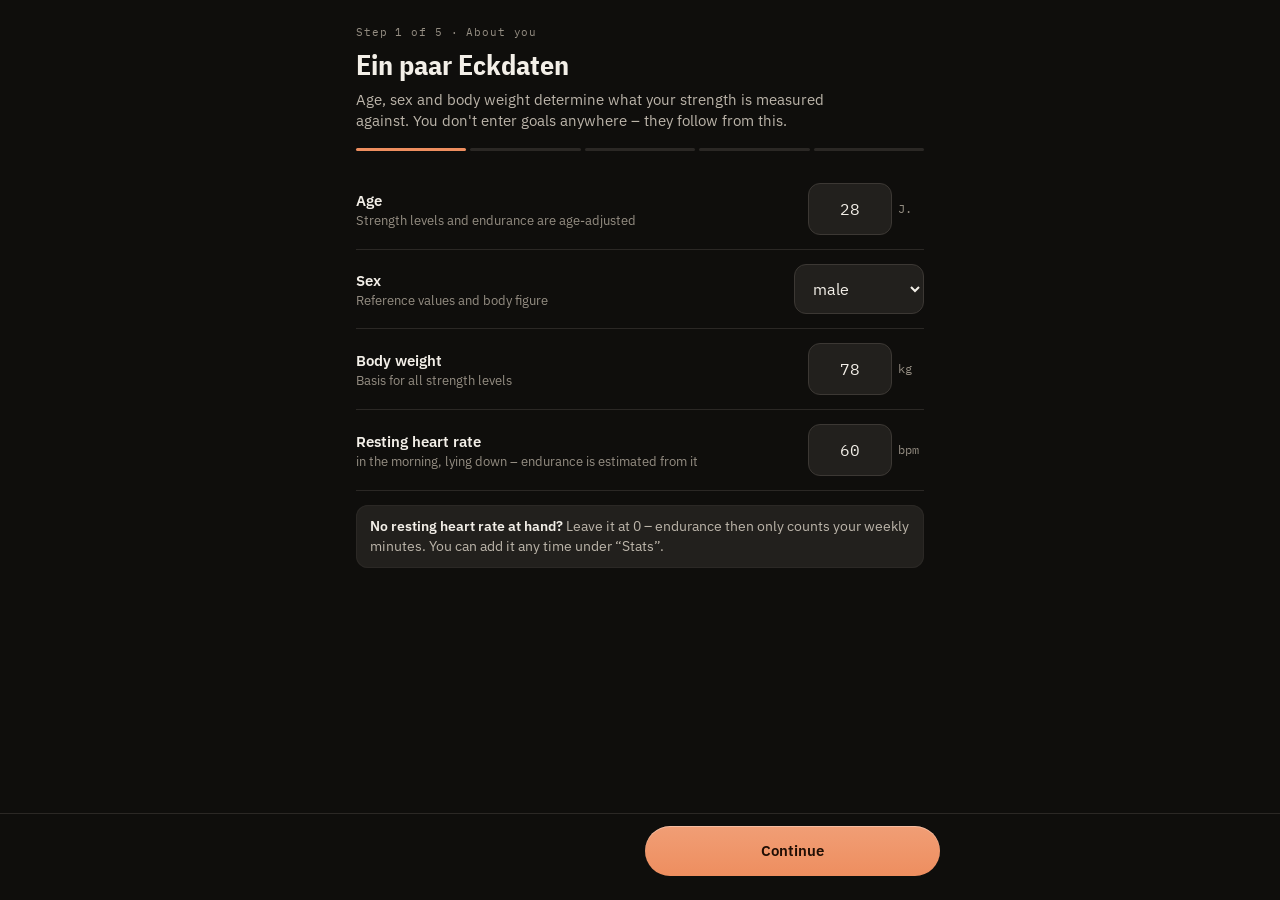
<file: app/index.html>
<!doctype html><html><head><meta charset=utf8><meta name=viewport content="width=device-width,initial-scale=1,viewport-fit=cover"><style>:root{color-scheme:light;box-sizing:border-box;padding-top:env(safe-area-inset-top,0px);padding-bottom:env(safe-area-inset-bottom,0px)}html{scroll-padding-top:env(safe-area-inset-top,0px)}body{margin:0;padding:0;font:14px -apple-system,BlinkMacSystemFont,sans-serif;background:#faf9f5;color:#141413}img{max-width:100%}[hidden]:not([hidden=until-found i]){display:none!important}</style></head><body>
<!--
  FORMWERT - Aufbau
  index.html ............ Grundgeruest (Seitenstruktur, Tabs, Sheets)
  css/1-basis.css ....... Farben, Grundlagen, Bausteine
  css/2-designsystem.css  Designsystem-Schicht (ueberschreibt Basis)
  css/3-seiten.css ...... Heute, Training, Entdecken, Koerper, Werte
  css/4-anpassungen.css . Bildschirmgroessen, Feinschliff
  css/5-vitrine.css ..... Dunkle Vitrine-Seite (15g-vitrine-hud.js)
  js/data.js ............ Muskeln, Uebungen, Kraftstandards, Anatomie
  js/app/01-16 .......... App-Logik, nach Bereichen aufgeteilt (Reihenfolge wichtig)
  assets/*.js ........... grosse eingebettete Daten (Posenbilder, Icons);
                          3d-viewer/anim-* werden erst bei Bedarf nachgeladen
-->
<title>Formwert</title>
<!-- Schriften liegen lokal (fonts/): Laden von Google-Servern gibt die IP-Adresse weiter. -->
<script>/* Erscheinungsbild vor dem ersten Zeichnen setzen - sonst blitzt beim Start kurz das helle Design auf. Standard ist dunkel. */try{var fwTh=localStorage.getItem("fw-theme")||"dark";if(fwTh==="dark"||fwTh==="light")document.documentElement.setAttribute("data-theme",fwTh);}catch(e){document.documentElement.setAttribute("data-theme","dark");}</script>
<script src="fonts/schriften.js"></script>
<link rel="stylesheet" href="css/1-basis.css">
<link rel="stylesheet" href="css/2-designsystem.css">
<link rel="stylesheet" href="css/3-seiten.css">
<link rel="stylesheet" href="css/4-anpassungen.css">
<link rel="stylesheet" href="css/5-vitrine.css">
<link rel="stylesheet" href="css/6-neues-design.css">
<div class="wrap">
  <div class="appbar">
    <div>
      <h1 id="apptitle">Heute</h1>
      <div class="sub" id="todaydate">—</div>
    </div>
    <span class="sync"><span class="dot" id="syncdot"></span><span id="synctxt">verbinde</span></span>
    <button class="iconbtn appbar-gear" id="btn-newex" type="button" aria-label="Neue Übung" hidden></button>
    <button class="iconbtn appbar-search" id="tab-entdecken" type="button" aria-label="Übungen entdecken" aria-selected="false"><svg viewBox="0 0 24 24" fill="none" stroke="currentColor" stroke-width="1.9" stroke-linecap="round" stroke-linejoin="round"><circle cx="11" cy="11" r="7"/><path d="M21 21l-4.3-4.3"/></svg></button>
    <button class="iconbtn appbar-gear" id="btn-settings" type="button" aria-label="Einstellungen"></button>
  </div>

  <!-- ===== HEUTE ===== -->
  <section id="p-heute">
    <div class="heute-karte" id="heute-karte"></div>
    <div class="hero" id="hero">
      <div class="hero-top">
        <div class="hero-main">
          <div class="eyebrow">Dein Formwert</div>
          <div class="hero-val"><b id="fitval" class="num">–</b><i>/ 100</i></div>
          <div class="hero-meta"><span class="trend" id="fittrend"></span><span class="hero-level" id="fitlevel"></span></div>
        </div>
        <svg class="ring" viewBox="0 0 120 120" id="ring" role="img" aria-label="Zusammensetzung des Formwerts"></svg>
      </div>
      <div class="hero-note" id="fitnote"></div>
      <div class="ring-legend" id="ringlegend"></div>
      <div class="hero-next" id="fitnext"></div>
    </div>

    <h2 class="sec"><span class="sec-t">Wochenfortschritt</span> <span id="weeksum"></span></h2>
    <div class="card weekcard">
      <div class="weekbar">
        <button class="wknav" id="wkprev" type="button" aria-label="Woche zurück"></button>
        <div class="week" id="weekstrip"></div>
        <button class="wknav" id="wknext" type="button" aria-label="Woche vor"></button>
      </div>
      <div class="week-legend" aria-hidden="true"><span><i style="background:var(--accent)"></i>Training</span><span><i style="background:var(--good)"></i>Mobilität</span><span><i style="background:var(--yellow)"></i>Ausdauer</span></div>
      <div class="week-goals" id="weekgoals"></div>
    </div>

    <div class="card tap wo-banner" id="wo-banner" hidden></div>

    <h2 class="sec"><span id="todaylabel">Heute</span> <span id="todaysum"></span></h2>
    <div class="daylist" id="todaylist"></div>

  </section>

  <!-- ===== ENTDECKEN ===== -->
  <section id="p-entdecken" hidden>
    <div class="searchrow">
    <input type="search" id="disc-search" class="disc-search" placeholder="Nach Übungen suchen…" autocomplete="off">
    <button type="button" class="filterbtn" id="disc-filterbtn" aria-label="Filter"></button>
    </div>
    <div class="disc-active" id="disc-active"></div>
    <h2 class="sec"><span class="sec-t">Kategorien</span></h2>
    <div class="disc-mgrid" id="disc-mgrid"></div>
    <div class="chipbar sub" id="disc-subchips" hidden></div>
    <h2 class="sec" id="disc-exheading">Alle Übungen</h2>
    <div class="disc-exgrid" id="disc-exgrid"></div>
  </section>

  <!-- ===== KÖRPER ===== -->
  <section id="p-koerper" hidden>
    <div class="card">
      <div class="chipbar" id="regionchips"></div>
      <div class="callout" id="callout"></div>
      <div class="body3d" id="body3d"><div class="body3d-loading" id="body3d-loading">3D-Modell wird geladen…</div><iframe id="body3d-frame" title="3D-Muskelmodell" hidden></iframe><div class="body3d-hint">Ziehen = drehen · Tippen = Muskel auswählen</div></div>
      <div class="vollegend">
        <div class="vol-cap"><b>Trainingsvolumen</b><span>Sätze je Muskel · letzte 7 Tage</span></div>
        <div class="vlsel" id="vlsel" hidden></div>
        <div class="vlbarwrap">
          <div class="vlbar"><b class="grad"></b><b class="over"></b><u style="left:26.5%"></u><u style="left:48.4%"></u><u style="left:78%"></u></div>
          <div class="vlpins" id="vlpins"></div>
        </div>
        <div class="vlmarks"><span class="st">nichts</span><span style="left:26.5%">Minimum</span><span style="left:48.4%">Optimum</span><span class="en">über Limit</span></div>
      </div>
      <div class="mdetail" id="mdetail">Tipp eine Muskelgruppe an.</div>
    </div>
    <h2 class="sec">Nach Körperregion <span id="mlisthead">letzte 7 Tage · antippen für Details</span></h2>
    <div class="chipbar" id="mlistmode"><button type="button" class="fchip" data-m="train" aria-pressed="true">Training</button><button type="button" class="fchip" data-m="mob" aria-pressed="false">Mobilität</button></div>
    <div class="card flush" id="mlist"></div>
    <div class="card flush" id="moblist" hidden></div>
    <details class="infobox"><summary>Wie wird gezählt?</summary><div>
    <p class="note">Primärmuskeln zählen 1,0 Sätze, Sekundärmuskeln 0,5. Brust (oben/mitte/unten) und Schulter (vorn/seitlich/hinten) werden einzeln erfasst und auf der Figur entlang ihres Faserverlaufs getrennt dargestellt – diese Liste zeigt jede Gruppe mit ihren Marken für Minimum, Optimum und Erholungsgrenze.</p>
    <p class="note" style="padding:0 4px">Körperillustration: <a href="https://github.com/crmapache/js-rich-body-highlighter" target="_blank" rel="noopener" style="color:var(--ink-3)">js-rich-body-highlighter</a>, MIT-Lizenz.</p>
    </div></details>
  </section>

  <!-- ===== WERTE ===== -->
  <section id="p-werte" hidden>
    <div class="card wsum">
      <div class="wsum-top">
        <div><div class="eyebrow">Formwert</div><div class="wsum-val" id="wsumval">–<i>/ 100</i></div></div>
        <span class="trend" id="wsumtrend"></span>
      </div>
      <svg class="spark" id="spark" viewBox="0 0 720 88" preserveAspectRatio="none" aria-hidden="true"></svg>
      <div class="wsum-foot"><span>Verlauf · 90 Tage</span><span id="sparkmeta"></span></div>
    </div>
    <details class="infobox"><summary>Rechenweg</summary><div><p class="formula" id="formulabox"></p></div></details>

    <h2 class="sec"><span class="sec-t">Bereiche</span> <span>Anteil am Formwert</span></h2>
    <div class="wgroup">
      <div class="card flush" id="sk-kraft"></div>
      <div class="wsub">Kraftstufen <span>je Bereich · 90 Tage</span></div>
      <div class="card flush" id="strengthlist"></div>
    </div>
    <div class="wgroup">
      <div class="card flush" id="sk-ausdauer"></div>
      <details class="infobox"><summary>Ausdauer im Detail</summary><div class="card flush" id="cardiolist"></div></details>
    </div>
    <div class="wgroup"><div class="card flush" id="sk-deckung"></div></div>
    <div class="wgroup">
      <div class="card flush" id="sk-konst"></div>
      <details class="infobox"><summary>Letzte Tage</summary><div class="card flush" id="history"></div></details>
    </div>
    <div class="wgroup"><div class="card flush" id="sk-mob"></div></div>
    <div id="skills" hidden></div>

    <h2 class="sec">Einstellungen</h2>
    <div class="card flush" id="settings"></div>
    <div style="padding:0 4px"><button class="btn ghost block" id="btn-redo" style="margin-top:4px">Assessment neu machen</button></div>
  </section>

  <!-- ===== RÄNGE ===== -->
  <section id="p-raenge" hidden>
    <div id="rg-hero"></div>
    <h2 class="sec"><span class="sec-t">Deine Rangkarten</span> <span id="rg-sum"></span></h2>
    <div class="rg-grid" id="rg-grid"></div>
    <div id="rg-offen"></div>
    <h2 class="sec"><span class="sec-t">Erfolge</span> <span id="erf-sum"></span></h2>
    <div class="card erf-card" id="erfolge"></div>
  </section>

  <!-- ===== TRAINING ===== -->
  <section id="p-training" hidden>
    <div id="session-wrap" hidden>
      <div class="card flush"><div id="session-body"></div></div>
      <div class="sessbar" id="sessbar">
        <div class="sess-normal" id="sess-normal"><span class="prog" id="session-meta"></span><button class="btn small primary" id="btn-session-end">Beenden</button></div>
      </div>
    </div>
    <div id="start-wrap">
      <div class="tr-intro"><p>Starte eine deiner Einheiten – oder trainiere frei und füg Übungen unterwegs hinzu.</p></div>
      <h2 class="sec"><span class="sec-t">Meine Einheiten</span> <span id="routine-count"></span></h2>
      <div class="rc-list" id="routine-list"></div>
      <h2 class="sec"><span class="sec-t">Ohne Vorlage</span></h2>
      <div class="card free-card">
        <div class="free-txt"><b>Freies Training</b><span>Leer starten, Übungen fügst du unterwegs hinzu.</span></div>
        <button class="btn ghost block wo-start" id="btn-start-empty">
          <svg viewBox="0 0 24 24" fill="none" stroke="currentColor" stroke-width="2" stroke-linecap="round"><path d="M12 5v14M5 12h14"/></svg>
          Neues Training starten
        </button>
      </div>
    </div>
  </section>
</div>

<button class="wo-mini" id="wo-mini" type="button" hidden></button>

<button class="fab" id="fab" aria-label="Eintragen">
  <svg viewBox="0 0 24 24" fill="none" stroke="currentColor" stroke-width="2.4" stroke-linecap="round"><path d="M12 5v14M5 12h14"/></svg>
</button>

<nav class="bottom" role="tablist">
  <button id="tab-heute" role="tab" aria-selected="true">
    <svg viewBox="0 0 24 24" fill="none" stroke="currentColor" stroke-width="1.9" stroke-linecap="round" stroke-linejoin="round"><rect x="3.5" y="5" width="17" height="15.5" rx="4"/><path d="M3.5 10h17M8 3v4M16 3v4"/><circle cx="12" cy="15" r="1.4" fill="currentColor"/></svg><span>Heute</span></button>
  <button id="tab-koerper" role="tab" aria-selected="false">
    <svg viewBox="0 0 24 24" fill="none" stroke="currentColor" stroke-width="1.9" stroke-linecap="round" stroke-linejoin="round"><circle cx="12" cy="4.6" r="2.3"/><path d="M5 8.5c2.3.9 4.6 1.3 7 1.3s4.7-.4 7-1.3M12 9.8v5.2M12 15l-3 6.5M12 15l3 6.5"/></svg><span>Körper</span></button>
  <button id="tab-training" class="nav-start" role="tab" aria-selected="false" aria-label="Training">
    <i class="nav-start-k"><svg viewBox="0 0 24 24" aria-hidden="true"><path d="M8 5.2v13.6c0 .8.9 1.3 1.6.9l10.4-6.8c.6-.4.6-1.3 0-1.7L9.6 4.4C8.9 3.9 8 4.4 8 5.2z" fill="currentColor"/></svg></i><span>Training</span></button>
  <button id="tab-raenge" role="tab" aria-selected="false">
    <svg viewBox="0 0 24 24" fill="none" stroke="currentColor" stroke-width="1.9" stroke-linecap="round" stroke-linejoin="round"><path d="M12 2.8l7.5 3v6.1c0 4.4-3.1 7.7-7.5 9.3-4.4-1.6-7.5-4.9-7.5-9.3V5.8z"/><path d="M12 7.6l1.4 2.8 3.1.4-2.3 2.1.6 3-2.8-1.5-2.8 1.5.6-3-2.3-2.1 3.1-.4z"/></svg><span>Ränge</span></button>
  <button id="tab-werte" role="tab" aria-selected="false">
    <svg viewBox="0 0 24 24" fill="none" stroke="currentColor" stroke-width="1.9" stroke-linecap="round" stroke-linejoin="round"><circle cx="12" cy="8.5" r="3.8"/><path d="M4.5 20.5c1.4-3.6 4.2-5.3 7.5-5.3s6.1 1.7 7.5 5.3"/></svg><span>Du</span></button>
</nav>

<div class="scrim" id="scrim"></div>
<div class="sheet" id="sheet"><div class="grab"></div><div id="sheet-body"></div></div>
<div class="scrim over" id="scrim2"></div>
<div class="sheet over" id="sheet2"><div class="grab"></div><div id="sheet2-body"></div></div>
<div class="bootwait" id="bootwait" hidden><div><span class="bw-dot"></span><b>Deine Daten werden geladen</b><span class="bw-sub">Einen Moment – die App holt dein Profil.</span></div></div>
<div class="ob" id="ob" hidden><div class="ob-scroll"><div class="ob-inner" id="ob-inner"></div></div><div class="ob-navwrap" id="ob-navwrap"></div></div>
<div class="exdpage" id="exdpage" hidden>
  <div class="exdpage-head" id="exdpage-head"></div>
  <div class="exdpage-scroll"><div class="exdpage-inner" id="exdpage-body"></div></div>
</div>

<script src="assets/fig-index.js"></script>
<script src="assets/uebung-posen.js"></script>
<script src="assets/icon-ausdauer.js"></script>
<script src="assets/icon-mobilitaet.js"></script>
<script src="js/data.js"></script>
<script src="js/app/01-grundlagen.js"></script>
<script src="js/app/02-berechnung.js"></script>
<script src="js/app/03-sheet.js"></script>
<script src="js/app/04-animation.js"></script>
<script src="js/app/05-koerper.js"></script>
<script src="js/app/06-entdecken.js"></script>
<script src="js/app/07-konto-sync.js"></script>
<script src="js/app/08-training.js"></script>
<script src="js/app/09-uebungsdetail.js"></script>
<script src="js/app/10-routinen.js"></script>
<script src="js/app/11-sprache.js"></script>
<script src="js/app/12-navigation.js"></script>
<script src="js/app/13-onboarding.js"></script>
<script src="js/app/14-start.js"></script>
<script src="js/app/15-3d-figuren.js"></script>
<script src="js/app/15b-vorschlag.js"></script>
<script src="js/app/15c-alltag.js"></script>
<script src="js/app/15d-erfolge.js"></script>
<script src="assets/rank-img.js" defer onload="try{if(window.renderAll&&state.profile)renderAll();}catch(e){}"></script>
<script src="js/app/15e-icons.js"></script>
<script src="js/app/15e-raenge.js"></script>
<script src="assets/medal-manifest.js"></script>
<script src="js/app/15f-vitrine.js"></script>
<script src="js/app/15g-vitrine-hud.js"></script>
<script src="js/app/15h-neues-design.js"></script>
<script src="js/app/16-app-start.js"></script>

</body></html>
</file>
<file: app/css/1-basis.css>
/* ==========================================================
   1-basis.css - Basis: Farb-Tokens, Grundlagen und alle Bausteine (Karten, Buttons, Listen, Sheets, Formulare, Tabs)
   Reihenfolge der Dateien ist wichtig: spaetere Regeln ueberschreiben fruehere.
   Inhalt:
   - Kopfzeile
   - Karten
   - Hero: Formwert
   - Wochenstreifen
   - Buttons
   - Listenzeilen
   - Balken
   - Körperkarte
   - Sheet
   - Formularelemente
   - Entdecken (Übungskatalog zum Durchstöbern)
   - Live-Training
   - Übungsdetail: eigene Vollbildseite, alle Abschnitte untereinander
   - Session
   - Verlauf
   - Untere Navigation
   - Onboarding
   ========================================================== */
:root{
  /* Formwert Designsystem 2 – warme, ruhige Grundfarben. Die Bereichsfarben (red … gold)
     bleiben als Namen erhalten, weil Ring, Balken und Stufen-Badges sie direkt verwenden –
     nur gedämpfter, damit sie nebeneinander nicht schreien. */
  --red:#B8472F; --blue:#2F5F8F; --yellow:#94660A; --green:#2F7552; --violet:#6E54A0; --gold:#866407;
  --ground:#F5F3EF; --surface:#FFFFFF; --surface-2:#F2EFEA; --sunken:#E8E4DD;
  --ink:#1B1A17; --ink-2:#4E4A44; --ink-3:#6B665E;
  --rule:#E7E2DA; --rule-2:#D2CCC2;
  /* Akzent: warmes Kupfer statt Neon-Grün. Grün bleibt ausschließlich "positiv/im Ziel",
     damit Auswahl und Erfolg nie dieselbe Farbe tragen. */
  --accent:#B4532A; --accent-ink:#FFFFFF; --accent-soft:#F6E7DE; --accent-strong:#8F3F1D;
  --good:#2F7552; --good-soft:#E3F0E8; --warn:#8A5309; --warn-soft:#F7ECD8; --bad:#B0392C; --bad-soft:#F8E3E0;
  --body-fill:#E4E0D9; --body-passive:#D6D1C9; --body-line:#958E84;
  --z0:#2F5F8F; --z1:#2F7552; --z2:#B0392C;
  --vol0:#B9B3AA; --vol1:#4E8F98; --vol2:#2F7552; --vol3:#4F6043; --vol4:#8A3A26;
  /* vol3 war auf Orange gesetzt - passt nicht zur eigenen Farblogik in 08-training.js
     (volColorRaw/_fwMixHex), die ausdruecklich ohne Gelb/Orange-Zwischenton von Gruen
     zu dunklem Rotbraun ueberblenden soll (sonst blitzt am Muskelmodell und in der
     Koerperregion-Liste ein Gelb/Orange auf, das nicht zur Farblogik passt). Jetzt ein
     gedaempftes Oliv als echte Zwischenstufe zwischen Gruen und Rotbraun.
  */
  /* Trainingsvolumen auf der Muskelfigur + Legende. Fest fuer alle Designs, weil der
     3D-Hintergrund immer dunkel ist. Zu wenig soll auffallen: 0 = Rot, ueber Gelb (m3dk)
     in einem Zug nach Gruen bis Mint am Limit, ueber Limit ruhiges Violett. m3d1 nicht mehr
     verwendet (war der harte Farbsprung genau an der Minimum-Marke - siehe .vlbar b.grad). */
  --rec0:#D9483B; --rec1:#F2B84B; --rec2:#D8D35A; --rec3:#4FD17F;
  --m3d0:#E2483B; --m3dk:#F2D15A; --m3d1:#3E9E63; --m3d2:#4FD17F; --m3d3:#8FE3A5; --m3d4:#9B7BE0;
  --sel-stroke:#6E2E12; --sel-stroke-2:#FBE3D5;
  --ex-pri:#C0392B; --ex-sec:var(--yellow);
  /* Ebenen: Karten liegen mit einer Haarlinie und einem sehr weichen Schatten auf dem Grund. */
  --card-sh:0 0 0 1px rgba(40,32,20,.045), 0 1px 2px rgba(40,32,20,.04), 0 10px 28px -18px rgba(40,32,20,.22);
  --lift:0 10px 30px -12px rgba(40,32,20,.35);
  --sheet-sh:0 -12px 48px -16px rgba(20,16,10,.35);
  /* Rundungen */
  --r:22px; --r-md:16px; --r-sm:12px; --r-xs:8px; --r-pill:999px;
  /* Abstandsraster (4er-Schritte) */
  --s1:4px; --s2:8px; --s3:12px; --s4:16px; --s5:20px; --s6:24px; --s7:32px;
  /* Bewegung */
  --ease:cubic-bezier(.2,.8,.2,1); --t-fast:.14s; --t-mid:.22s; --t-slow:.34s;
  --f-cond:"IBM Plex Sans Condensed","Helvetica Neue",Arial,sans-serif;
  --f-body:"IBM Plex Sans","Helvetica Neue",Arial,sans-serif;
  --f-mono:"IBM Plex Mono",ui-monospace,"SF Mono",Menlo,monospace;
  --nav-h:64px;
}
@media (prefers-color-scheme: dark){:root:not([data-theme="light"]){
  --ground:#0F0E0C; --surface:#191816; --surface-2:#22201D; --sunken:#0A0908;
  --ink:#F3EFE8; --ink-2:#BCB5AA; --ink-3:#958E83;
  --rule:#2B2825; --rule-2:#3C3834;
  --red:#EC7B61; --blue:#79A4D6; --yellow:#E2AE4B; --green:#62B48A; --violet:#A993D6; --gold:#EAC25A;
  --accent:#EE8E5F; --accent-ink:#200E04; --accent-soft:#3A2419; --accent-strong:#F6B08C;
  --good:#62B48A; --good-soft:#15291E; --warn:#E2AE4B; --warn-soft:#2E2412; --bad:#F07F6E; --bad-soft:#341A16;
  --body-fill:#1E1D1B; --body-passive:#282624; --body-line:#4C4843;
  --z0:#79A4D6; --z1:#62B48A; --z2:#F07F6E;
  --vol0:#5C5852; --vol1:#58AAB5; --vol2:#62B48A; --vol3:#80936E; --vol4:#B8553B;
  --sel-stroke:#FFE3D2; --sel-stroke-2:#3A1A0A;
  --ex-pri:#F2503F; --ex-sec:var(--yellow);
  --card-sh:0 0 0 1px rgba(255,245,230,.055), 0 12px 30px -20px rgba(0,0,0,.9);
  --lift:0 10px 30px -10px rgba(0,0,0,.85);
  --sheet-sh:0 -12px 48px -12px rgba(0,0,0,.8);
}}
:root[data-theme="dark"]{
  --ground:#0F0E0C; --surface:#191816; --surface-2:#22201D; --sunken:#0A0908;
  --ink:#F3EFE8; --ink-2:#BCB5AA; --ink-3:#958E83;
  --rule:#2B2825; --rule-2:#3C3834;
  --red:#EC7B61; --blue:#79A4D6; --yellow:#E2AE4B; --green:#62B48A; --violet:#A993D6; --gold:#EAC25A;
  --accent:#EE8E5F; --accent-ink:#200E04; --accent-soft:#3A2419; --accent-strong:#F6B08C;
  --good:#62B48A; --good-soft:#15291E; --warn:#E2AE4B; --warn-soft:#2E2412; --bad:#F07F6E; --bad-soft:#341A16;
  --body-fill:#1E1D1B; --body-passive:#282624; --body-line:#4C4843;
  --z0:#79A4D6; --z1:#62B48A; --z2:#F07F6E;
  --vol0:#5C5852; --vol1:#58AAB5; --vol2:#62B48A; --vol3:#80936E; --vol4:#B8553B;
  --sel-stroke:#FFE3D2; --sel-stroke-2:#3A1A0A;
  --ex-pri:#F2503F; --ex-sec:var(--yellow);
  --card-sh:0 0 0 1px rgba(255,245,230,.055), 0 12px 30px -20px rgba(0,0,0,.9);
  --lift:0 10px 30px -10px rgba(0,0,0,.85);
  --sheet-sh:0 -12px 48px -12px rgba(0,0,0,.8);
}
*{box-sizing:border-box}
/* Kein elastisches "Gummiband" am Rand: am Seitenende soll es fest anschlagen statt nachzugeben
   und dabei Inhalte dahinter durchscheinen zu lassen (typisches iOS-Safari-Overscroll-Verhalten). */
html{overscroll-behavior-y:none}
body{margin:0;background:var(--ground);color:var(--ink);font-family:var(--f-body);font-size:16px;line-height:1.5;-webkit-text-size-adjust:100%;-webkit-tap-highlight-color:transparent;overscroll-behavior-y:none}
button,input,select,textarea{font:inherit;color:inherit}
button{-webkit-appearance:none;appearance:none}
:focus-visible{outline:2px solid var(--accent);outline-offset:2px}
@media (prefers-reduced-motion:reduce){*{animation-duration:.01ms!important;transition-duration:.01ms!important}}
[hidden]{display:none!important}
.num{font-family:var(--f-mono);font-variant-numeric:tabular-nums}
.wrap{max-width:640px;margin:0 auto;padding:0 14px calc(var(--nav-h) + env(safe-area-inset-bottom,0px) + 28px)}

/* ---------- Kopfzeile ---------- */
.appbar{position:sticky;top:0;z-index:40;background:var(--ground);padding:14px 0 10px;display:flex;align-items:center;justify-content:space-between;gap:10px}
.appbar h1{font-family:var(--f-cond);font-weight:700;font-size:19px;margin:0;letter-spacing:.02em;text-transform:uppercase}
.appbar .sub{font-family:var(--f-mono);font-size:11.5px;color:var(--ink-3)}
.sync{display:inline-flex;align-items:center;gap:5px;font-size:10.5px;color:var(--ink-3);font-family:var(--f-cond);letter-spacing:.08em;text-transform:uppercase}
.dot{width:7px;height:7px;border-radius:50%;background:var(--ink-3);flex:none}
.dot.on{background:var(--good)} .dot.off{background:var(--warn)}

/* ---------- Karten ---------- */
.card{background:var(--surface);border-radius:var(--r);box-shadow:var(--card-sh);padding:16px;margin-bottom:12px}
.card.flush{padding:0;overflow:hidden}
h2.sec{font-family:var(--f-cond);font-weight:700;font-size:12px;letter-spacing:.12em;text-transform:uppercase;color:var(--ink-3);margin:20px 4px 8px;display:flex;justify-content:space-between;align-items:baseline;gap:8px}
h2.sec span{font-family:var(--f-mono);font-size:11px;letter-spacing:0;text-transform:none}
.card>h3{font-family:var(--f-cond);font-weight:600;font-size:14px;margin:0 0 10px;letter-spacing:.02em}

/* ---------- Hero: Formwert ---------- */
.hero{background:var(--surface);border-radius:var(--r);box-shadow:var(--card-sh);padding:18px;margin-bottom:12px;display:flex;align-items:center;gap:18px}
.ring{width:104px;height:104px;flex:none}
.hero-val{display:flex;align-items:baseline;gap:7px;margin-bottom:6px}
.hero-val b{font-family:var(--f-mono);font-weight:600;font-size:40px;line-height:1;letter-spacing:-.035em}
.hero-val i{font-style:normal;font-family:var(--f-mono);font-size:13px;color:var(--ink-3)}
.trend{display:inline-flex;align-items:center;gap:5px;font-family:var(--f-cond);font-weight:600;font-size:12px;letter-spacing:.05em;text-transform:uppercase;color:var(--ink-2)}
.trend.up{color:var(--good)} .trend.down{color:var(--bad)}
/* min-height reserviert Platz für den längsten Fall (3 Zeilen: Trainingstage + Muskelgruppen
   unter Minimum + unter Bestform) – sonst springt beim An-/Abhaken (z.B. Mobilität) alles
   darunter (Wochenleiste, Tagesliste) nach oben/unten, sobald eine Zeile weg-/dazukommt. */
.hero-note{font-size:12.5px;color:var(--ink-3);margin-top:5px;line-height:1.35;min-height:4.05em}
/* Ring-Legende: erklärt, welche Farbe im Formwert-Ring für welchen Bereich steht (der Ring
   selbst ist jetzt in Bereichsfarben segmentiert statt einfarbig). */
.ring-legend{display:flex;flex-wrap:wrap;gap:5px 10px;margin-top:8px}
.ring-legend span{display:inline-flex;align-items:center;gap:4px;font-family:var(--f-cond);font-weight:600;font-size:10.5px;letter-spacing:.05em;text-transform:uppercase;color:var(--ink-3)}
.ring-legend i{width:7px;height:7px;border-radius:50%;display:inline-block;flex:none}

/* ---------- Wochenstreifen ---------- */
.week{display:flex;gap:6px;justify-content:space-between;flex:1;min-width:0}
.weekbar{display:flex;align-items:center;gap:4px}
.wknav{flex:0 0 26px;height:56px;padding:0;border:0;border-radius:10px;background:transparent;
  color:var(--ink-3);cursor:pointer;display:grid;place-items:center;-webkit-tap-highlight-color:transparent}
.wknav svg{width:18px;height:18px}
.wknav:active{background:var(--surface-2);color:var(--ink)}
.wknav[disabled]{opacity:.28;cursor:default;background:transparent}
.wd{cursor:pointer;flex:1;display:flex;flex-direction:column;align-items:center;gap:6px;padding:8px 2px;border-radius:var(--r-sm);background:var(--surface-2)}
/* Tagesdetail-Sheet: Trainierte Muskeln dieses Tages, in derselben Vorder-/Rückansicht wie
   die Übungsdiagramme, aber mit einem eigenen, etwas kleineren Rahmen für den Sheet-Kontext. */
.day-figs{display:flex;gap:10px;margin:0 0 14px}
.day-fig{flex:1;background:var(--surface-2);border-radius:var(--r-md);padding:8px 4px 6px;display:flex;flex-direction:column;align-items:center;gap:4px}
.day-fig svg{width:100%;height:auto;aspect-ratio:1/2}
.day-fig span{font-family:var(--f-cond);font-size:10.5px;letter-spacing:.06em;text-transform:uppercase;color:var(--ink-3)}
.wd b{font-family:var(--f-cond);font-size:11px;font-weight:600;letter-spacing:.06em;text-transform:uppercase;color:var(--ink-3)}
.wd .pip{width:26px;height:26px;border-radius:50%;display:grid;place-items:center;background:var(--sunken);color:var(--ink-3);font-family:var(--f-mono);font-size:11px;font-weight:600}
.wd.done .pip{background:var(--green);color:#fff}
.wd.mob .pip{box-shadow:inset 0 0 0 2px var(--green)}
.wd.today{background:color-mix(in srgb,var(--accent) 9%,var(--surface-2))}
.wd.today b{color:var(--accent)}
/* "viewing" = der Tag, den man per Wischgeste im Heute-Tab gerade sieht – eigener, kräftigerer
   Rahmen, damit er sich von der (schwächeren) "heute"-Markierung des echten Kalendertags
   unterscheidet, wenn man auf einen anderen Tag gewischt hat. */
.wd.viewing{box-shadow:inset 0 0 0 2px var(--accent)}

/* ---------- Buttons ---------- */
.btn{touch-action:manipulation;display:inline-flex;align-items:center;justify-content:center;gap:8px;border:0;background:var(--surface-2);color:var(--ink);box-shadow:inset 0 0 0 1px var(--rule-2);padding:14px 22px;border-radius:999px;cursor:pointer;font-family:var(--f-body);font-weight:600;font-size:15.5px;letter-spacing:0;text-transform:none;min-height:50px}
.btn:active{transform:scale(.985)}
.btn.block{width:100%}
.btn.primary{background:var(--accent);color:var(--accent-ink);box-shadow:none}
.btn.ghost{background:var(--surface-2);color:var(--ink);box-shadow:inset 0 0 0 1px var(--rule-2)}
.btn.danger{background:var(--bad);color:#fff;box-shadow:none}
.btn.small{padding:9px 16px;font-size:13px;min-height:40px}
.btn:disabled{opacity:.45}
.btnrow{display:flex;gap:8px;flex-wrap:wrap}
.btnrow>.btn{flex:1 1 auto}
.linkbtn{background:none;border:0;color:var(--accent);font-family:var(--f-body);font-weight:600;font-size:14px;letter-spacing:0;text-transform:none;cursor:pointer;padding:6px 2px}

/* ---------- Listenzeilen ---------- */
.row{display:flex;align-items:center;gap:12px;padding:13px 16px;border-bottom:1px solid var(--rule);background:var(--surface)}
.row:last-child{border-bottom:0}
.row .main{flex:1;min-width:0}
.row .main b{display:block;font-family:var(--f-cond);font-weight:600;font-size:15px;overflow:hidden;text-overflow:ellipsis;white-space:nowrap}
.row .main span{display:block;font-size:12.5px;color:var(--ink-3)}
.row .val{font-family:var(--f-mono);font-size:14px;white-space:nowrap;text-align:right}
.row.tap{cursor:pointer}
.row.tap:active{background:var(--surface-2)}
.chev{color:var(--ink-3);flex:none}
.pill{font-family:var(--f-cond);font-size:10.5px;font-weight:700;letter-spacing:.08em;text-transform:uppercase;padding:3px 7px;border-radius:99px;white-space:nowrap}
.pill.pr{background:color-mix(in srgb,var(--red) 15%,transparent);color:var(--red)}
.pill.l0{background:var(--sunken);color:var(--ink-3)}
.pill.l2{background:color-mix(in srgb,var(--green) 16%,transparent);color:var(--green)}
.pill.v0{background:color-mix(in srgb,var(--vol0) 22%,transparent);color:var(--ink-2)}
.pill.v1{background:color-mix(in srgb,var(--vol2) 16%,transparent);color:var(--vol2)}
.pill.v2{background:color-mix(in srgb,var(--vol4) 18%,transparent);color:var(--vol4)}
/* Kraftstufen-Badges (F·E·D·C·B·A·S·S+) – eigener Namensraum "g0"…"g7"/"gnone", damit sie
   nicht mit den l0…l4-Badges oben kollidieren (Mobility-Haken, Trainingszonen: eigene Bedeutung,
   unverändert). Verlauf Rot→Grün über die ersten sechs Stufen, S/S+ in Gold, S+ zusätzlich mit
   Krone – die einzige Stufe, die sich optisch nochmal von den anderen abhebt. */
.pill.gnone{background:var(--sunken);color:var(--ink-3)}
.pill.g0{background:color-mix(in srgb,var(--red) 16%,transparent);color:var(--red)}
.pill.g1{background:color-mix(in srgb,color-mix(in srgb,var(--red) 65%,var(--yellow) 35%) 16%,transparent);color:color-mix(in srgb,var(--red) 65%,var(--yellow) 35%)}
.pill.g2{background:color-mix(in srgb,color-mix(in srgb,var(--red) 30%,var(--yellow) 70%) 18%,transparent);color:color-mix(in srgb,var(--red) 30%,var(--yellow) 70%)}
.pill.g3{background:color-mix(in srgb,var(--yellow) 20%,transparent);color:var(--yellow)}
.pill.g4{background:color-mix(in srgb,color-mix(in srgb,var(--yellow) 45%,var(--green) 55%) 18%,transparent);color:color-mix(in srgb,var(--yellow) 45%,var(--green) 55%)}
.pill.g5{background:color-mix(in srgb,var(--green) 16%,transparent);color:var(--green)}
.pill.g6{background:color-mix(in srgb,var(--gold) 22%,transparent);color:var(--gold)}
.pill.g7{background:color-mix(in srgb,var(--gold) 32%,transparent);color:var(--gold)}
.pill.g7::before{content:"👑";margin-right:3px}
.empty{color:var(--ink-3);font-size:13.5px;padding:22px 16px;text-align:center}
.iconbtn{touch-action:manipulation;background:none;border:0;color:var(--ink-3);cursor:pointer;padding:8px;line-height:0;border-radius:50%;flex:none}
/* Einstellungen sind jetzt eine eigene Seite statt einer Karte ganz unten im Werte-Tab -
   vorher musste man dafuer erst den Tab wechseln und bis ans Ende scrollen. */
.appbar-gear{margin-left:6px;color:var(--ink-3)}
/* Muskelauswahl im Uebungsformular: eingeklappt, damit das Formular nicht von zwei
   Chip-Teppichen mit je 39 Eintraegen zugedeckt wird. */
.msel-head{display:flex;align-items:center;gap:8px;width:100%;text-align:left;cursor:pointer;
  background:var(--surface-2);border:0;border-radius:var(--r-sm);padding:11px 12px;font:inherit;
  color:var(--ink);-webkit-tap-highlight-color:transparent}
.msel-head:active{background:var(--sunken)}
.msel-val{flex:1;min-width:0;font-family:var(--f-body);font-size:13.5px;color:var(--ink-2);
  overflow:hidden;text-overflow:ellipsis;white-space:nowrap}
.msel-head .chev{flex:none;line-height:0;color:var(--ink-3);transition:transform .16s ease}
.msel-head[aria-expanded="true"] .chev{transform:rotate(90deg)}
.msel-list{margin-top:8px}
/* Vorschaufiguren im Formular - kleiner als auf der Trainingsseite, sie sind hier Beiwerk. */
.exform-figs{margin:4px 0 2px}
.exform-figs .wo-figs{display:flex;gap:10px;padding:0}
.exform-figs figure{flex:1 1 0;min-width:0;margin:0;text-align:center}
.exform-figs svg{width:100%;height:auto;aspect-ratio:1/2;max-height:210px;display:block}
.exform-figs figcaption{font-family:var(--f-cond);font-size:10px;letter-spacing:.1em;
  text-transform:uppercase;color:var(--ink-3);margin-top:4px}
.appbar-gear:active{color:var(--ink)}
.setpage-group{font-family:var(--f-cond);font-weight:600;font-size:11px;letter-spacing:.09em;
  text-transform:uppercase;color:var(--ink-3);margin:22px 0 8px}
.setpage-group:first-child{margin-top:8px}
.setpage-note{font-family:var(--f-body);font-size:12px;color:var(--ink-3);line-height:1.45;margin:10px 2px 0}
/* Startbildschirm, solange noch nicht feststeht, ob ein Profil gespeichert ist. */
.bootwait{position:fixed;inset:0;z-index:70;background:var(--ground);display:flex;
  align-items:center;justify-content:center;text-align:center;padding:24px}
.bootwait b{display:block;font-family:var(--f-cond);font-weight:700;font-size:17px;margin-top:14px}
.bootwait .bw-sub{display:block;font-size:13px;color:var(--ink-3);margin-top:5px}
.bw-dot{display:inline-block;width:26px;height:26px;border-radius:50%;
  border:2.5px solid var(--rule-2);border-top-color:var(--accent);animation:bwSpin .8s linear infinite}
@keyframes bwSpin{to{transform:rotate(360deg)}}
@media (prefers-reduced-motion:reduce){.bw-dot{animation:none;border-top-color:var(--accent)}}
.iconbtn:active{background:var(--surface-2)}
.ex-info-how{font-weight:600;color:var(--ink);margin-bottom:8px!important}
.ex-info-poses{display:flex;gap:8px;margin-bottom:10px}
.ex-info-pose{flex:1;min-width:0;background:#17191B;border-radius:var(--r-sm);overflow:hidden}
.ex-info-pose img{width:100%;display:block}
.ex-info-pose-cap{font-family:var(--f-cond);font-weight:600;font-size:10.5px;letter-spacing:.05em;text-transform:uppercase;text-align:center;color:var(--ink-dim,#8a9099);padding:5px 2px}

/* ---------- Balken ---------- */
.meter{display:flex;flex-direction:column;gap:7px;padding:13px 16px;border-bottom:1px solid var(--rule)}
.meter:last-child{border-bottom:0}
.meter-top{display:flex;align-items:baseline;justify-content:space-between;gap:10px}
.meter-name{font-family:var(--f-cond);font-weight:600;font-size:14.5px;display:flex;align-items:center;gap:8px}
.sw{width:9px;height:9px;border-radius:2px;flex:none}
.meter-val{font-family:var(--f-mono);font-size:15px;font-weight:600}
.meter-val em{font-style:normal;font-size:11px;color:var(--ink-3);margin-left:5px;font-weight:400}
.bar{position:relative;height:8px;border-radius:99px;background:var(--sunken);overflow:hidden}
.bar i{position:absolute;left:0;top:0;bottom:0;border-radius:99px;transition:width .5s cubic-bezier(.2,.7,.3,1)}
.bar .peak{position:absolute;top:-2px;bottom:-2px;width:2px;background:var(--ink);opacity:.55;border-radius:2px}
.meter-sub{font-size:12px;color:var(--ink-3)}
.minibar{position:relative;height:6px;border-radius:99px;background:var(--sunken);min-width:56px;overflow:visible}
.minibar i{position:absolute;left:0;top:0;bottom:0;border-radius:99px}
.minibar u{position:absolute;top:-2px;bottom:-2px;width:1.5px;background:var(--ink-3);opacity:.6}

/* ---------- Körperkarte ---------- */
.bodystage{display:flex;justify-content:center;align-items:flex-start;gap:6px;padding:4px 0 8px}.body3d{position:relative;border-radius:var(--r-sm);overflow:hidden;background:#0b0d0f;margin:2px 0 10px}.body3d iframe{width:100%;height:480px;border:0;display:block;background:#0b0d0f}.body3d-hint{position:absolute;left:0;right:0;bottom:0;text-align:center;font-family:var(--f-cond);font-weight:600;font-size:10.5px;letter-spacing:.06em;text-transform:uppercase;color:rgba(255,255,255,.7);padding:7px 0;pointer-events:none;background:linear-gradient(transparent,rgba(0,0,0,.4))}.body3d-loading{position:absolute;inset:0;display:flex;align-items:center;justify-content:center;color:rgba(255,255,255,.55);font-family:var(--f-cond);font-size:12.5px;letter-spacing:.05em;text-transform:uppercase;animation:exanimPulse 1.4s ease-in-out infinite}@media (max-width:420px){.body3d iframe{height:400px}}
.callout{background:var(--surface-2);border-radius:999px;padding:11px 18px;margin:2px 0 12px;min-height:24px;line-height:1.3;text-align:center}
.callout b{display:inline;font-family:var(--f-body);font-weight:700;font-size:14.5px}
.callout span{display:inline;font-size:12.5px;color:var(--ink-3);margin-left:6px}
.callout .co-hint{font-size:13px;color:var(--ink-3);padding:2px 0;display:block}
.callout em{display:block;font-style:normal;font-family:var(--f-mono);font-size:11.5px;margin-top:3px;font-weight:600}
.callout em.z0{color:var(--ink-3)} .callout em.z1{color:var(--vol2)} .callout em.z2{color:var(--vol4)}
.row.sub{padding-left:28px;background:var(--surface-2)}.row.sub2{padding-left:46px}
/* Dieselbe herangezoomte Figur wie im Entdecken-Tab, hier als Erkennungsbild der Region.
   Sie teilt sich das Standbild mit den Kacheln - es wird kein zweites Mal gerendert. */
.row .rfig{flex:0 0 40px;width:40px;line-height:0}
.row .rfig svg{display:block;width:100%;height:auto;border-radius:6px;background:var(--sunken)}
/* Muskelzeile. Der Korridor lag vorher als drei Haarstriche IM Balken - schwer zu lesen und
   doppelt zu den Zahlen daneben. Jetzt ist er eine eigene Schiene UNTER dem Balken: man sieht
   auf einen Blick, ob der Balken die Zielzone noch nicht erreicht, in ihr endet oder sie
   ueberschiesst, ohne eine einzige Zahl lesen zu muessen. Die laute Status-Pille faellt weg;
   der Status steht klein und farbig am Zeilenende. */
.mrow-top{display:flex;align-items:baseline;justify-content:space-between;gap:10px}
.mrow-top b{display:block;font-family:var(--f-cond);font-weight:600;font-size:15px;
  overflow:hidden;text-overflow:ellipsis;white-space:nowrap;min-width:0}
.mrow-val{font-family:var(--f-mono);font-size:16px;font-weight:600;white-space:nowrap;
  font-variant-numeric:tabular-nums}
.mrow-val em{font-style:normal;font-size:10.5px;font-weight:500;color:var(--ink-3);margin-left:2px}
.mtrack{position:relative;height:14px}
.mtrack .tbg{position:absolute;left:0;right:0;top:0;height:7px;border-radius:99px;background:var(--sunken)}
.mtrack .tfill{position:absolute;left:0;top:0;height:7px;border-radius:99px;min-width:3px}
.mtrack .trail{position:absolute;top:10px;height:4px;border-radius:99px;
  background:color-mix(in srgb,var(--ink-3) 34%,transparent)}
.mtrack .trail u{position:absolute;top:-2px;bottom:-2px;width:2px;border-radius:1px;
  background:var(--ink-3);opacity:.85}
.mrow-meta{display:flex;align-items:baseline;justify-content:space-between;gap:10px;
  font-family:var(--f-body);font-size:11.5px;color:var(--ink-3);letter-spacing:0}
.mrow-meta .st{font-weight:600;white-space:nowrap}
.mrow-meta .st.v0{color:var(--ink-3)}
.mrow-meta .st.v1{color:var(--vol2)}
.mrow-meta .st.v2{color:var(--vol4)}
.mrow-fines{font-family:var(--f-body);font-size:11px;color:var(--ink-3);line-height:1.35}
.mdblock{margin-top:14px}
.mdlab{font-family:var(--f-cond);font-weight:600;font-size:10.5px;letter-spacing:.09em;
  text-transform:uppercase;color:var(--ink-3);margin-bottom:6px}
.recrow{display:flex;align-items:center;gap:10px}
.recbar{position:relative;flex:1;height:7px;border-radius:99px;background:var(--sunken);overflow:hidden}
.recbar i{position:absolute;left:0;top:0;bottom:0;border-radius:99px}
.recval{font-family:var(--f-mono);font-size:13.5px;font-weight:600;white-space:nowrap;
  font-variant-numeric:tabular-nums}
.kchips{display:flex;gap:7px}
/* Minimum, Optimum und Grenze tragen genau die Farbe, die der Balken an dieser Stelle haette -
   damit bedeutet eine Farbe in der ganzen App dasselbe. */
.kchip{flex:1;min-width:0;border-radius:11px;padding:7px 9px;text-align:center;
  background:color-mix(in srgb,var(--c) 15%,transparent);
  box-shadow:inset 0 0 0 1px color-mix(in srgb,var(--c) 38%,transparent)}
.kchip em{display:block;font-style:normal;font-family:var(--f-body);font-weight:600;
  font-size:10.5px;letter-spacing:.02em;color:var(--ink-3)}
.kchip b{display:block;font-family:var(--f-mono);font-size:16px;font-weight:600;color:var(--c);
  line-height:1.25}
/* Gruppenkarten im Detailkasten: dieselbe Bildsprache wie die Muskelzeilen, aber anwaehlbar -
   ein Tipp fuehrt eine Ebene tiefer, bis zum einzelnen Muskel. */
.gcard{display:block;width:100%;text-align:left;background:var(--surface);border:0;
  border-radius:var(--r-sm);padding:11px 13px;margin-top:8px;cursor:pointer;font:inherit;
  color:inherit;box-shadow:inset 0 0 0 1px var(--rule);-webkit-tap-highlight-color:transparent}
.gcard:active{background:var(--surface-2)}
/* Aufklappen und Auswahlwechsel bekommen einen kurzen Einblendweg. Ohne ihn springt der
   Inhalt hart um, was bei mehreren Ebenen untereinander unruhig wirkt. Bewusst kurz, damit
   sich nichts traege anfuehlt - und abgeschaltet, wenn das System weniger Bewegung wuenscht. */
@keyframes fwIn{from{opacity:0;transform:translateY(-4px)}to{opacity:1;transform:none}}
.gpanel{animation:fwIn .16s ease-out}
#mlist .row.sub,#mlist .row.sub2{animation:fwIn .18s ease-out}
#mdetail .mdetailblock{animation:fwIn .16s ease-out}
.finechips button{transition:background .12s ease,box-shadow .12s ease,color .12s ease}
.gcard{transition:box-shadow .14s ease,background .12s ease}
.mtrack .tfill,.recbar i,.minibar i{transition:width .22s ease,background .22s ease}
.vollegend .vlpins i{transition:left .22s ease}
@media (prefers-reduced-motion:reduce){
  .gpanel,#mlist .row.sub,#mlist .row.sub2,#mdetail .mdetailblock{animation:none}
  .mtrack .tfill,.recbar i,.minibar i,.vollegend .vlpins i{transition:none}
}
.gcard.open{box-shadow:inset 0 0 0 1.5px var(--accent);margin-bottom:0;border-bottom-left-radius:0;border-bottom-right-radius:0}
.gpanel{background:var(--surface);border-radius:0 0 var(--r-sm) var(--r-sm);padding:2px 13px 13px;
  box-shadow:inset 0 0 0 1.5px var(--accent);border-top:1px solid var(--rule)}
.mdname{font-family:var(--f-body);font-weight:700;font-size:14px;margin:10px 0 0}
.mdname span{display:block;font-weight:500;font-size:12px;color:var(--ink-3)}
.finechips button[aria-pressed="true"]{background:var(--accent-soft);color:var(--accent-ink);
  box-shadow:inset 0 0 0 1px var(--accent)}
.finechips{display:flex;flex-wrap:wrap;gap:6px;margin-top:9px}
.finechips button{font:inherit;font-family:var(--f-body);font-size:12px;font-weight:500;
  padding:6px 11px;border-radius:99px;border:0;cursor:pointer;
  background:var(--surface);color:var(--ink-2);box-shadow:inset 0 0 0 1px var(--rule)}
.finechips button:active{background:var(--surface-2)}
/* Weg zurueck. Die Auswahl geht mehrere Ebenen tief (Region -> Gruppe -> Einzelmuskel),
   und ohne diesen Griff kam man nur ueber den Umweg "Region neu antippen" wieder heraus. */
.backbar{display:inline-flex;align-items:center;gap:4px;border:0;background:transparent;
  color:var(--ink-3);font:inherit;font-family:var(--f-body);font-size:12px;font-weight:600;
  padding:0 0 9px;margin:0;cursor:pointer;-webkit-tap-highlight-color:transparent}
.backbar svg{width:15px;height:15px}
.backbar:active{color:var(--ink)}
.gcard .main,.mrow .main{display:flex;flex-direction:column;gap:7px;width:100%}
.row .val.hval{font-size:16px;font-weight:600;font-variant-numeric:tabular-nums}
.row .val.hval em{font-style:normal;font-size:10.5px;font-weight:500;color:var(--ink-3);margin-left:2px}
/* Illustration hell/dunkel – die Farbschicht liegt per mix-blend-mode darüber, damit die
   Farbe in den Furchen zwischen den Muskelbäuchen sitzt und plastisch statt flach wirkt. */
/* Im Dunkelmodus die Illustration abdunkeln, damit sie ruhig im Hintergrund liegt und die
   farbig markierten Muskeln klar hervorstechen. */
.vollegend{margin-top:12px}
.vollegend .vlbar{position:relative;height:8px;border-radius:99px;overflow:hidden;display:flex}
.vollegend .vlbar b{display:block;height:100%}
/* Vorher: harter Farbsprung genau bei 34% (Minimum-Marke), weil zwei Farben denselben
   Prozentwert hatten - jetzt ein einziger durchgehender Verlauf ohne sichtbare Kante. */
.vollegend .vlbar b.grad{flex:1 1 auto;background:linear-gradient(90deg,var(--m3d0),var(--m3dk) 34%,var(--m3d2) 62%,var(--m3d3))}
.vollegend .vlbar b.over{flex:0 0 22%;background:var(--m3d4)}
.vollegend .vlbar u{position:absolute;top:0;width:1.5px;height:100%;background:var(--surface);opacity:.9}
.vollegend .vlbarwrap{position:relative}
.vollegend .vlpins{position:absolute;inset:0;pointer-events:none}
.vollegend .vlpins i{position:absolute;top:-4px;width:3px;height:16px;margin-left:-1.5px;border-radius:2px;
  background:var(--ink);box-shadow:0 0 0 1.5px var(--surface)}
/* Bei einer ganzen Region wurde frueher pro Muskel ein Strich gezeichnet - bei 21 Muskeln
   ein Zaun, aus dem sich nichts mehr ablesen liess. Jetzt steht genau ein Zeiger auf dem
   Durchschnitt der Gruppe, sonst nichts. */
.vollegend .vlsel{position:relative;height:16px;margin-bottom:3px}
.vollegend .vlsel span{position:absolute;top:0;transform:translateX(-50%);white-space:nowrap;
  font-family:var(--f-mono);font-size:10.5px;font-weight:600;color:var(--ink);
  background:var(--surface-2);border:1px solid var(--rule);border-radius:99px;padding:0 6px;line-height:15px}
.vollegend .vlmarks{position:relative;height:14px;margin-top:4px;font-size:10.5px;color:var(--ink-3);font-family:var(--f-body);font-weight:500;letter-spacing:0}
.vollegend .vlmarks span{position:absolute;top:0;transform:translateX(-50%);white-space:nowrap}
.vollegend .vlmarks span.st{left:0;transform:none}
.vollegend .vlmarks span.en{left:auto;right:0;transform:none;color:var(--vol4)}
.mdetail{margin-top:12px;padding:14px 16px;background:var(--surface-2);border-radius:var(--r-sm);font-size:13.5px;line-height:1.45}
.mdetail b{font-family:var(--f-body);font-weight:700;font-size:16px;display:block;line-height:1.2}
.mdetail .de{display:block;color:var(--ink-3);font-size:12.5px;margin-bottom:6px}
.mdetail p{margin:0 0 8px;font-size:13px;color:var(--ink-2)}
.mdetail .dim{color:var(--ink-3);font-size:12px}

/* ---------- Sheet ---------- */
.scrim{position:fixed;inset:0;background:rgba(10,14,18,.45);z-index:60;opacity:0;pointer-events:none;transition:opacity .2s}
.scrim.open{opacity:1;pointer-events:auto}
.sheet{position:fixed;left:0;right:0;bottom:0;z-index:61;background:var(--surface);border-radius:18px 18px 0 0;box-shadow:0 -8px 40px -12px rgba(0,0,0,.4);
  transform:translateY(102%);transition:transform .26s cubic-bezier(.2,.8,.3,1);max-height:92vh;overflow-y:auto;overflow-x:hidden;overscroll-behavior-y:contain;
  padding:8px 16px calc(20px + env(safe-area-inset-bottom,0px));max-width:640px;margin:0 auto}
.sheet.open{transform:translateY(0)}
.grab{width:38px;height:4px;border-radius:99px;background:var(--rule-2);margin:6px auto 12px}
.sheet h3{font-family:var(--f-cond);font-weight:700;font-size:18px;margin:0 0 14px;letter-spacing:.01em}

/* ---------- Formularelemente ---------- */
.field{display:flex;flex-direction:column;gap:6px;min-width:0}
.field label{font-family:var(--f-cond);font-weight:600;font-size:11px;letter-spacing:.1em;text-transform:uppercase;color:var(--ink-3)}
input[type=text],input[type=number],input[type=search],select,textarea{
  background:var(--surface-2);border:1px solid var(--rule-2);border-radius:var(--r-sm);padding:13px 14px;width:100%;
  font-family:var(--f-mono);font-size:16px;min-height:50px}
input[type=number]{-moz-appearance:textfield}
input[type=number]::-webkit-inner-spin-button,input[type=number]::-webkit-outer-spin-button{-webkit-appearance:none;margin:0}
select{font-family:var(--f-body)}
textarea{font-family:var(--f-body);resize:vertical;min-height:88px}
.stepper{display:flex;align-items:stretch;gap:0;border:1px solid var(--rule-2);border-radius:var(--r-sm);overflow:hidden;background:var(--surface-2)}
.stepper button{border:0;background:var(--surface-2);color:var(--ink-2);width:52px;font-size:22px;font-family:var(--f-mono);cursor:pointer;min-height:50px}
.stepper button:active{background:var(--sunken)}
.stepper input{border:0;border-radius:0;text-align:center;background:transparent;min-height:50px;padding:0}
.grid2{display:grid;grid-template-columns:1fr 1fr;gap:10px}
.exlist{max-height:46vh;overflow-y:auto;margin:0 -16px;border-top:1px solid var(--rule)}
/* Uebungsauswahl zeigt dieselben Karten wie der Entdecken-Tab - die brauchen mehr Hoehe
   als die frueheren Textzeilen, sonst sieht man nur eine Karte auf einmal. */
.exlist.exlist-cards{max-height:none;overflow:visible;border-top:0;margin:8px 0 4px;padding:0;
  display:flex;flex-direction:column;gap:12px}
.exlist.exlist-cards .grouplab{position:static;background:none;border-bottom:0;margin:6px 0 0;padding:0}
.exlist-cards .empty{padding:24px 0}
.exitem{display:flex;align-items:center;gap:10px;padding:13px 16px;border-bottom:1px solid var(--rule);cursor:pointer;background:var(--surface)}
.exitem:active{background:var(--surface-2)}
.exitem b{flex:1;font-family:var(--f-cond);font-weight:600;font-size:14.5px;min-width:0}
.exitem span{font-size:11.5px;color:var(--ink-3);font-family:var(--f-mono);white-space:nowrap}
/* Manche Einträge (Kraftstufen-Detail) verpacken Name+Untertext in ein eigenes ".main", statt
   sie als direkte Flex-Kinder von .exitem zu setzen (siehe exPicker-Variante oben) – ohne eigenes
   min-width:0 zwingt der lange Untertext ("Bestwert … · nächste Stufe ab … · Richtwert") dann die
   ganze Zeile (und damit das Sheet) in die Breite, statt abzuschneiden. */
.exitem .main{flex:1;min-width:0}
.exitem .main span{display:block;max-width:100%;overflow:hidden;text-overflow:ellipsis}
/* Feste Breite fürs Badge (statt an den Text angepasst) – sonst fällt der Balken/Untertext
   links davon je nach Stufenname unterschiedlich breit aus, und die Balken enden nicht mehr
   auf gleicher Höhe. Die Buchstaben-Stufen (F…S+) selbst sind kurz, aber "verfallen"/"unter F"
   (kein bzw. abgelaufener Wert) müssen in dieselbe Breite passen, sonst verschieben die sich
   wieder gegenüber den Zeilen mit echter Stufe – 86px deckt "verfallen" als längsten Fall ab. */
.exitem .pill{flex:none;min-width:86px;text-align:center}
.chipbar{display:flex;gap:6px;overflow-x:auto;padding:2px 0 10px;margin:0 -2px;scrollbar-width:none}
.chipbar::-webkit-scrollbar{display:none}
.fchip{flex:none;border:0;background:var(--surface-2);box-shadow:inset 0 0 0 1px var(--rule);color:var(--ink-2);padding:9px 15px;border-radius:99px;
  font-family:var(--f-body);font-weight:600;font-size:13.5px;letter-spacing:0;text-transform:none;cursor:pointer;white-space:nowrap;min-height:38px}
.fchip[aria-pressed="true"]{background:var(--accent);color:var(--accent-ink);box-shadow:none}
.chipbar.wrap{flex-wrap:wrap;overflow-x:visible;padding-bottom:2px}
.chipbar.wrap .fchip{padding:7px 12px;font-size:12.5px;min-height:32px}
.chipbar-wrap{position:relative}
.chipbar-fade{position:absolute;top:0;bottom:10px;width:26px;pointer-events:none;opacity:0;transition:opacity .15s}
.chipbar-fade.l{left:0;background:linear-gradient(to right,var(--surface),transparent)}
.chipbar-fade.r{right:0;background:linear-gradient(to left,var(--surface),transparent)}
.chipbar-wrap.fl .chipbar-fade.l{opacity:1}
.chipbar-wrap.fr .chipbar-fade.r{opacity:1}
.exlist .grouplab{margin:0;padding:10px 16px 5px;background:var(--surface-2);border-bottom:1px solid var(--rule);position:sticky;top:0;z-index:1}
.chipbar.sub{padding-top:0;padding-bottom:8px}
/* "Staerkt zusaetzlich": Sehnen, Gelenke, Faehigkeiten. Bewusst als Text mit kurzer
   Erklaerung statt als Chips - eine Zahl gibt es hier nicht, und ohne Erklaerung waere
   "Tractus iliotibialis" fuer die meisten nur ein Wort. */
.pluslist{display:flex;flex-direction:column;gap:10px}
.exanim-box{position:relative;height:330px;border-radius:var(--r-md,16px);overflow:hidden;background:#0b0f14;margin:2px 0 8px}
.exanim-frame{position:absolute;inset:0;width:100%;height:100%;border:0;display:block;opacity:0;transition:opacity .35s}
.exanim-box.ready .exanim-frame{opacity:1}
.exanim-load{position:absolute;inset:0;display:flex;align-items:center;justify-content:center;color:#8a97a8;font-size:13px;animation:exanimPulse 1.4s ease-in-out infinite}
@keyframes exanimPulse{0%,100%{opacity:.55}50%{opacity:1}}
.exanim-box.ready .exanim-load{display:none}
.exanim-cap{margin:0 0 4px}
.pluslead{margin:0 0 2px}
.plusrow{background:var(--surface-2);border-radius:var(--r-sm);padding:11px 13px}
.plushead{display:flex;align-items:baseline;gap:8px;flex-wrap:wrap}
.plushead b{font-family:var(--f-cond);font-weight:700;font-size:15px}
.pluskind{font-family:var(--f-cond);font-weight:600;font-size:10px;letter-spacing:.09em;
  text-transform:uppercase;color:var(--ink-3);background:var(--surface);border-radius:99px;
  padding:2px 8px;box-shadow:inset 0 0 0 1px var(--rule)}
.plusrow p{margin:5px 0 0;font-size:13px;line-height:1.45;color:var(--ink-2)}
.pctlist{display:flex;flex-direction:column;gap:2px}
.pctrow{display:flex;align-items:center;gap:10px;padding:7px 0;border-bottom:1px solid var(--rule)}
.pctrow:last-child{border-bottom:0}
.pctrow .pctname{flex:1;min-width:0;font-size:13px;color:var(--ink-2);overflow:hidden;text-overflow:ellipsis;white-space:nowrap}
.pctrow .stepper{flex:none;width:132px;min-height:38px}
.pctrow .stepper button{width:36px;font-size:17px;min-height:38px}
.pctrow .stepper input{min-height:38px;font-size:14px;padding:0}
.pctrow .pctsuffix{flex:none;width:14px;color:var(--ink-3);font-family:var(--f-mono);font-size:12.5px}
.pctlist .empty{padding:8px 0;color:var(--ink-3);font-size:13px}
.chipbar.sub .fchip{font-size:12.5px;padding:7px 13px;min-height:34px;background:var(--surface);box-shadow:inset 0 0 0 1px var(--rule-2)}
.chipbar.sub .fchip[aria-pressed="true"]{background:var(--accent);color:var(--accent-ink);box-shadow:none}
.exadd{display:flex;align-items:center;gap:10px;padding:13px 16px;border-bottom:1px solid var(--rule);cursor:pointer;background:var(--surface)}
.exadd:active{background:var(--surface-2)}
.exadd b{color:var(--accent);flex:1;font-family:var(--f-cond);font-weight:600;font-size:14.5px}
.exitem .iconbtn{margin-left:auto}

/* ---------- Entdecken (Übungskatalog zum Durchstöbern) ---------- */
.disc-search{margin:2px 0 4px}
.scrim.over{z-index:65}
.sheet.over{z-index:66}
.searchrow{display:flex;gap:8px;align-items:center;margin-bottom:12px}
.searchrow input{flex:1;margin:0}
.searchrow .disc-search{flex:1;margin:0}
.filterbtn{position:relative;flex:none;background:var(--surface-2);border-radius:var(--r-sm);
  box-shadow:inset 0 0 0 1px var(--rule-2);min-height:50px;min-width:50px;
  display:flex;align-items:center;justify-content:center;color:var(--ink-2)}
.filterbtn[data-active="true"]{color:var(--accent);box-shadow:inset 0 0 0 1.5px var(--accent)}
.filterbtn .badge{position:absolute;top:3px;right:3px;min-width:15px;height:15px;border-radius:99px;
  background:var(--accent);color:var(--accent-ink);font-family:var(--f-mono);font-size:9.5px;
  font-weight:700;display:flex;align-items:center;justify-content:center;padding:0 3px;line-height:1}
.equip-grid{display:grid;grid-template-columns:repeat(4,1fr);gap:10px;margin:12px 0 4px}
.equip-card{background:var(--surface-2);border:0;border-radius:var(--r-sm);padding:12px 4px 8px;
  display:flex;flex-direction:column;align-items:center;gap:7px;cursor:pointer;min-width:0}
.equip-card[aria-pressed="true"]{background:color-mix(in srgb,var(--accent) 16%,var(--surface-2));
  box-shadow:inset 0 0 0 1.5px var(--accent)}
.equip-card svg{width:26px;height:26px;color:var(--ink-2)}
.equip-card[aria-pressed="true"] svg{color:var(--accent)}
.equip-card span{font-family:var(--f-body);font-weight:600;font-size:10.5px;color:var(--ink-2);
  text-align:center;overflow:hidden;text-overflow:ellipsis;white-space:nowrap;max-width:100%}
.equip-sheet-foot{display:flex;align-items:center;gap:10px;margin-top:16px}
.equip-sheet-foot .btn{flex:1}
.disc-mgrid{display:grid;grid-template-columns:repeat(3,1fr);gap:8px;margin:8px 0 18px}
.disc-mcard{background:var(--surface-2);border:0;border-radius:var(--r-sm);padding:10px 4px 8px;
  display:flex;flex-direction:column;align-items:center;gap:6px;cursor:pointer;min-width:0}
.disc-mcard[aria-pressed="true"]{background:color-mix(in srgb,var(--accent) 16%,var(--surface-2));box-shadow:inset 0 0 0 1.5px var(--accent)}
.disc-mcard svg{width:100%;max-width:86px;height:auto}
/* Koerper-Piktogramm der Kategorie-Kacheln: schlichte Grundform + die hervorgehobene Region
   in der Akzentfarbe - ersetzt den vorherigen 3D-Schnappschuss-Ausschnitt (siehe 06-entdecken.js). */
.reg-icon-base{fill:var(--ink-3);opacity:.55}
.reg-icon-hl{fill:var(--accent)}
.disc-mcard span{font-family:var(--f-cond);font-weight:600;font-size:11.5px;color:var(--ink-2);text-align:center;
  /* Zwei Zeilen statt abgeschnittenem Text mit "..." - lange Namen wie "Rückenstrecker"
     passten in einer Zeile nicht in die schmale Kachel und wurden mitten im Wort abgeschnitten. */
  overflow:hidden;display:-webkit-box;-webkit-line-clamp:2;-webkit-box-orient:vertical;white-space:normal;max-width:100%;line-height:1.25}
.disc-exgrid{display:flex;flex-direction:column;gap:12px;margin:8px 0 18px}
.disc-excard{position:relative;background:var(--surface-2);border-radius:var(--r-sm);padding:10px;cursor:pointer;
  display:flex;flex-direction:column;min-width:0}
/* Knoepfe auf der Karte in der Uebungsauswahl: "i" fuer Details, Papierkorb bei eigenen
   Uebungen. Sie liegen ueber den Figuren, damit die Karte selbst ganz dem Auswaehlen gehoert. */
.disc-cardbtn{position:absolute;top:4px;background:var(--surface);border-radius:50%;
  box-shadow:0 1px 4px rgba(0,0,0,.25)}
.disc-cardbtn.info{right:4px}
.disc-cardbtn.del{left:4px}
.disc-excard:active{background:var(--sunken)}
.disc-thumbs{display:flex;gap:6px}
.disc-thumb{background:var(--surface);border-radius:calc(var(--r-sm) - 4px);padding:8px;display:flex;justify-content:center;flex:1;min-width:0}
.disc-thumb svg{width:100%;max-width:200px;height:auto;isolation:isolate;display:block;margin:0 auto}
.disc-excard b{font-family:var(--f-cond);font-weight:600;font-size:15.5px;margin-top:9px;overflow:hidden;text-overflow:ellipsis;white-space:nowrap}
.disc-excard .disc-muscle{font-family:var(--f-cond);font-weight:600;font-size:10.5px;letter-spacing:.07em;text-transform:uppercase;
  color:var(--ink-3);margin-top:2px;overflow:hidden;text-overflow:ellipsis;white-space:nowrap}

/* ---------- Live-Training ---------- */
.wo-head{display:flex;align-items:center;gap:10px;padding:9px 14px 9px 16px;border-bottom:1px solid var(--rule)}
input.wo-name{flex:1 1 auto;min-width:0;background:transparent;border:0;box-shadow:none;border-radius:0;padding:2px 0;
  font-family:var(--f-cond);font-weight:700;font-size:16.5px;min-height:34px}
input.wo-name:focus{outline:none;box-shadow:0 1px 0 0 var(--accent)}
.wo-timer{display:flex;align-items:baseline;gap:6px;flex:none}
.wo-timer b{font-family:var(--f-mono);font-size:17px;font-weight:600;letter-spacing:-.02em}
.wo-timer span{font-family:var(--f-cond);font-size:9.5px;letter-spacing:.1em;text-transform:uppercase;color:var(--ink-3)}
.wo-timer.paused span{color:var(--warn)}
.wo-rest-pill{display:flex;align-items:center;gap:5px;background:var(--warn-soft);padding:4px 10px;border-radius:999px;flex:none;cursor:pointer;touch-action:manipulation}
.wo-rest-pill svg{width:14px;height:14px;color:var(--warn);flex:none}
.wo-rest-pill span{font-family:var(--f-cond);font-size:10px;font-weight:600;letter-spacing:.06em;text-transform:uppercase;color:var(--warn)}
.wo-rest-pill b{font-family:var(--f-mono);font-size:15px;font-weight:600;color:var(--warn)}
.wo-restline{height:3px;margin:0 var(--s4);border-radius:var(--r-pill);background:transparent;overflow:hidden;flex:none}
.wo-restline i{display:block;height:100%;width:0;background:var(--warn);border-radius:inherit;transition:width 1s linear}
.wo-prog{font-size:12.5px;color:var(--ink-3);flex:none}
.wo-head .btn.small{padding:7px 14px;font-size:13px;min-height:34px;flex:none}
/* Eine Übung pro Seite, horizontal wischbar – die letzte Seite ist das große Plus. */
.wo-pager{display:flex;width:100%;max-width:100%;min-width:0;overflow-x:auto;overflow-y:hidden;scroll-snap-type:x mandatory;scrollbar-width:none;-webkit-overflow-scrolling:touch;overscroll-behavior-x:contain}
.wo-pager::-webkit-scrollbar{display:none}
.wo-page{flex:0 0 100%;width:100%;min-width:0;box-sizing:border-box;scroll-snap-align:center;scroll-snap-stop:always;
  padding:9px 16px 9px;display:flex;flex-direction:column;gap:6px}
.wo-pagehead{display:flex;align-items:flex-start;gap:4px}
.wo-pagehead .main{flex:1;min-width:0}
.wo-pagehead b{display:block;font-family:var(--f-cond);font-weight:700;font-size:19px;line-height:1.2}
.wo-pagehead span{display:block;font-size:11.5px;color:var(--ink-3);font-family:var(--f-mono);margin-top:3px}
/* Reihenfolge-Sheet: eine Zeile je Uebung, die gerade sichtbare bekommt einen Streifen
   in Akzentfarbe - so sieht man beim Verschieben, wo man selbst gerade steht. */
.wo-ordnum{flex:none;width:22px;text-align:center;font-size:12.5px;color:var(--ink-3);font-variant-numeric:tabular-nums}
.wo-ordrow.cur{box-shadow:inset 3px 0 0 var(--accent)}
.wo-ordrow.cur .main b{color:var(--accent)}
.wo-ordrow .iconbtn:disabled{opacity:.25}
.wo-ordrow .iconbtn{padding:7px}
/* Rueckfrage beim Beenden, ob die benutzte Vorlage den Stand des Trainings uebernimmt. */
.rt-ask{background:var(--surface-2);border-radius:var(--r-sm);padding:12px 14px;margin-top:12px}
.rt-ask b{display:block;font-family:var(--f-cond);font-weight:700;font-size:14.5px}
.rt-ask span{display:block;font-size:12.5px;color:var(--ink-3);line-height:1.4;margin:4px 0 10px}
.rt-ask-row{display:flex;gap:8px}
.rt-ask-row .fchip{flex:1 1 0;width:auto;min-width:0;text-align:center;padding:9px 10px}
.wo-figwrap{display:flex;flex-direction:column;gap:5px}
.wo-figs{display:grid;grid-template-columns:1fr 1fr;gap:4px;justify-items:center;background:var(--surface-2);border-radius:var(--r-sm);padding:6px 4px 4px}
.wo-figs figure{margin:0;text-align:center;width:100%}
.wo-figs svg{width:100%;max-width:106px;height:auto;isolation:isolate;display:block;margin:0 auto}
/* Übungskatalog-Detailansicht: hier geht's ums Anschauen/Studieren, deshalb ohne den kleinen
   max-width-Deckel von oben – die Figur darf die volle Spaltenbreite der Karte ausfüllen. */
.exdetail-figs .wo-figs svg{max-width:100%}
.exdetail-figs .wo-figs{padding:10px 8px 8px}
.exdetail-figs figcaption{font-size:11px;margin-top:5px}
.wo-figs figcaption{font-family:var(--f-cond);font-size:9.5px;letter-spacing:.1em;text-transform:uppercase;color:var(--ink-3);margin-top:2px}
.wo-mus{display:flex;flex-direction:column;gap:4px;flex:none}
.wo-mline span{display:flex;flex-wrap:wrap;gap:6px}
.wo-mline{display:flex;align-items:flex-start;gap:8px;font-size:12.5px;line-height:1.35}
.wo-mline i{width:9px;height:9px;border-radius:2px;background:var(--ex-pri);flex:none;transform:translateY(9px)}
.wo-mline.s i{background:var(--ex-sec)}
.wo-mline em{font-style:normal;font-family:var(--f-cond);font-size:9.5px;letter-spacing:.09em;text-transform:uppercase;color:var(--ink-3);flex:none;padding-top:8px}
.wo-mline span{color:var(--ink-2);min-width:0}
.wo-mchip{font:inherit;font-size:12.5px;color:var(--ink);background:var(--surface-2);border:1px solid rgba(128,128,128,.30);padding:6px 12px;border-radius:999px;cursor:pointer;text-align:left;line-height:1.15;white-space:nowrap;max-width:100%;overflow:hidden;text-overflow:ellipsis}
.wo-mchip:hover{border-color:var(--ex-pri)}
.wo-mline.s .wo-mchip:hover{border-color:var(--ex-sec)}
.wo-mchip[aria-pressed="true"]{background:var(--ex-pri);border-color:var(--ex-pri);color:#fff;font-weight:600}
.wo-mline.s .wo-mchip[aria-pressed="true"]{background:var(--ex-sec);border-color:var(--ex-sec);color:#fff}
/* Prozent-Variante: Farbe kommt pro Chip aus der Blau-Rot-Skala (--c wird in JS gesetzt). */
.wo-mline.q span{gap:6px}
.wo-mline.q .wo-mchip{padding-left:10px}
.wo-mchip .mbar{display:inline-block!important;width:34px;height:7px;border-radius:999px;background:rgba(128,128,128,.22);box-shadow:inset 0 0 0 1px rgba(0,0,0,.06);margin-right:8px;vertical-align:0;overflow:hidden;transform:none;flex:none}
.wo-mchip .mbar b{display:block;height:100%;background:var(--c,var(--ex-sec));border-radius:999px}
.wo-mline.q .wo-mchip[aria-pressed="true"] .mbar{background:rgba(255,255,255,.28);box-shadow:none}
.wo-mline.q .wo-mchip[aria-pressed="true"] .mbar b{background:#fff}
.wo-pctnote{margin:6px 0 0;font-size:10.5px;line-height:1.45;color:var(--ink-3)}
.wo-mchip .mpct{display:inline;margin-left:7px;font-family:var(--f-cond);font-weight:600;font-variant-numeric:tabular-nums;color:var(--ink-3)}
.wo-mline.q .wo-mchip:hover{border-color:var(--c-ink)}
.wo-mline.q .wo-mchip[aria-pressed="true"]{background:var(--c-ink);border-color:var(--c-ink);color:#fff;font-weight:600}
.wo-mline.q .wo-mchip[aria-pressed="true"] .mpct{color:rgba(255,255,255,.88)}
.wo-scale{display:flex;align-items:center;gap:8px;margin:0 0 2px}
.wo-scale em{font-style:normal;font-family:var(--f-cond);font-size:9.5px;letter-spacing:.09em;text-transform:uppercase;color:var(--ink-3);flex:none}
.wo-scale i{flex:1;min-width:48px;height:6px;border-radius:999px}
.wo-scale b{flex:none;font-family:var(--f-cond);font-size:9.5px;letter-spacing:.09em;color:var(--ink-3);font-variant-numeric:tabular-nums}
/* Auf der laufenden Trainingsseite ist die Hoehe fest - die Liste wird dort scrollbar,
   damit trotzdem jeder Muskel erreichbar bleibt. */
body.wo-live .wo-mus{overflow-y:auto;overscroll-behavior:contain}

/* ---------- Übungsdetail: eigene Vollbildseite, alle Abschnitte untereinander ---------- */
.exdpage{position:fixed;inset:0;z-index:55;background:var(--ground);display:flex;flex-direction:column}
.exdpage-head{flex:none;display:flex;align-items:center;gap:10px;padding:14px 16px 8px;background:var(--ground)}
.exdpage-title{flex:1;min-width:0;font-family:var(--f-cond);font-weight:700;font-size:19px;overflow:hidden;text-overflow:ellipsis;white-space:nowrap}
.exdpage-scroll{flex:1 1 auto;min-height:0;overflow-y:auto;-webkit-overflow-scrolling:touch;overscroll-behavior-y:contain}
.exdpage-inner{max-width:600px;margin:0 auto;padding:0 16px calc(28px + env(safe-area-inset-bottom,0px))}
.exdpage-inner .note.exd-meta{margin:0 0 4px}
.exdpage-inner h2.sec{margin-top:28px}
.exdpage-inner h2.sec:first-of-type{margin-top:6px}
.exd-hrow{padding:11px 0;border-bottom:1px solid var(--rule)}
.exd-hrow:last-child{border-bottom:0}
.exd-hrow b{font-family:var(--f-cond);font-weight:600;font-size:13.5px}
.exd-hsets{display:flex;flex-wrap:wrap;gap:6px;margin-top:6px}
.exd-hset{background:var(--surface-2);border-radius:8px;padding:5px 10px;font-family:var(--f-mono);font-size:12px;color:var(--ink-2);border:0;cursor:pointer}
.exd-hset:active{background:var(--sunken)}
.exd-nowval{margin-bottom:8px}
.exd-nowval b{display:block;font-size:24px;font-family:var(--f-cond);font-weight:700}
.exd-nowval span{display:block;font-size:11.5px;color:var(--ink-3);margin-top:2px}
.exd-chart-wrap{margin:4px 0 2px}
.exd-chart{width:100%;height:120px;display:block}
.exd-chart-line{fill:none;stroke:var(--accent);stroke-width:2.6;stroke-linejoin:round;stroke-linecap:round}
.exd-chart-dot{fill:var(--accent)}
.exd-chart-dot.last{fill:var(--accent);stroke:var(--surface-2);stroke-width:2.5}
.exd-chart-labels{display:flex;justify-content:space-between;font-size:11px;color:var(--ink-3);font-family:var(--f-mono);margin-top:2px}
.exd-recgrid{display:grid;grid-template-columns:1fr 1fr;gap:10px;margin-top:2px}
.exd-rec{background:var(--surface-2);border-radius:var(--r-sm);padding:11px;display:flex;flex-direction:column;gap:3px;min-width:0}
.exd-rec-lab{font-family:var(--f-cond);font-weight:600;font-size:10px;letter-spacing:.07em;text-transform:uppercase;color:var(--ink-3)}
.exd-rec b{font-family:var(--f-cond);font-weight:700;font-size:16.5px;overflow:hidden;text-overflow:ellipsis;white-space:nowrap}
.exd-rec-sub{font-size:11px;color:var(--ink-3);overflow:hidden;text-overflow:ellipsis;white-space:nowrap}

.wo-dots{display:flex;gap:5px;justify-content:center;align-items:center;padding:9px 0 3px}
.wo-dots i{width:6px;height:6px;border-radius:99px;background:var(--rule-2);cursor:pointer;transition:width .18s ease,background .18s ease}
.wo-dots i.on{width:20px;background:var(--accent)}
.wo-dots i.plus{background:transparent;box-shadow:inset 0 0 0 1.5px var(--rule-2)}
.wo-dots i.plus.on{background:var(--accent);box-shadow:none;width:20px}
.wo-addpage{align-items:center;justify-content:center;text-align:center;gap:14px;min-height:300px}
.wo-plus{touch-action:manipulation;width:92px;height:92px;border-radius:50%;border:0;background:var(--surface-2);box-shadow:inset 0 0 0 1.5px var(--rule-2);
  color:var(--ink-2);display:grid;place-items:center;cursor:pointer}
.wo-plus:active{background:var(--sunken);color:var(--accent)}
.wo-plus svg{width:36px;height:36px}
.wo-addpage p{margin:0;color:var(--ink-3);font-size:13.5px;max-width:230px;line-height:1.45}
/* Laufendes Training: die Übungsseite füllt genau den Bildschirm – kein Seiten-Scrollen,
   der freie Platz geht an die Körperfigur. */
body.wo-live{overflow:hidden}
body.wo-live .appbar{display:none}
body.wo-live .sess-normal{display:none}

body.wo-live .wrap{height:100dvh;display:flex;flex-direction:column;overflow:hidden;
  padding-bottom:calc(var(--nav-h) + env(safe-area-inset-bottom,0px))}
body.wo-live #p-training,body.wo-live #session-wrap,body.wo-live #session-wrap>.card.flush,
body.wo-live #session-body,body.wo-live .wo-pager{flex:1 1 auto;min-height:0;display:flex;flex-direction:column}
body.wo-live .wo-pager{flex-direction:row}
body.wo-live #session-wrap>.card.flush{margin-bottom:10px}
body.wo-live .wo-page{height:100%;overflow-y:auto;overflow-x:hidden;overscroll-behavior-y:contain}
/* Die Satztabelle hat Vorrang: Sie behaelt ihre Hoehe auch dann, wenn die Pausenleiste
   erscheint. Frueher war sie schrumpfbar (flex:0 1 auto) und wurde beim Pausieren kleiner -
   genau in dem Moment, in dem man den naechsten Satz eintraegt. Ab dem 4. Satz soll die
   Figur aber nicht mehr kleiner werden - stattdessen scrollt die Tabelle selbst weiter.
   Kopfzeile + 3 Satzzeilen sind zusammen rund 144px hoch (auf allen Uebungsarten gleich,
   da jede Zeile dieselbe Mindesthoehe hat) - die Obergrenze liegt knapp darueber, damit
   genau ab dem 4. Satz intern gescrollt wird, statt die Zeile weiter wachsen zu lassen. */
body.wo-live .wo-table{flex:0 0 auto;min-height:0}
body.wo-live .wo-rows{height:min(146px,45vh);overflow-y:auto;overscroll-behavior:contain}
body.wo-live .wo-figs figcaption{display:none}
/* Die Figur hat ab jetzt immer dieselbe Größe – unabhängig von der Satzzahl. Der übrige Platz
   gehört der Satztabelle (drei Sätze passen ohne Scrollen); erst darüber hinaus scrollt sie
   intern, die Figur bleibt bei ihrer Größe wie mit drei Sätzen. */
body.wo-live .wo-figwrap{flex:1 1 auto;min-height:96px;display:flex;flex-direction:column;cursor:pointer}
body.wo-live .wo-mus{height:auto;flex:0 0 auto;max-height:none}
body.wo-live .wo-figs{flex:1 1 0;min-height:0}
/* Trainingsseite VOR dem Start (kein Workout aktiv): feste, nicht scrollende Seite – passt
   genau in den Bildschirm. Start-Button, Hinweistext und Überschrift bleiben fest, die
   Einheiten-Karte darunter füllt den restlichen Platz komplett aus (nie abgeschnitten) – bei
   mehreren Einheiten wird nicht mehr vertikal gescrollt, sondern seitlich zwischen den Karten
   gewischt (siehe .rc-pager), ganz hinten die "+"-Karte für eine neue Einheit. */
body.tr-idle-fixed{overflow:hidden}
body.tr-idle-fixed .wrap{height:100dvh;display:flex;flex-direction:column;overflow:hidden;
  padding-bottom:calc(var(--nav-h) + env(safe-area-inset-bottom,0px))}
body.tr-idle-fixed #p-training,body.tr-idle-fixed #start-wrap{flex:1 1 auto;min-height:0;display:flex;flex-direction:column}
body.tr-idle-fixed #start-wrap>.wo-start,
body.tr-idle-fixed #start-wrap>.note,body.tr-idle-fixed #start-wrap>.sec{flex:0 0 auto}
body.tr-idle-fixed #routine-list{flex:1 1 auto;min-height:0}
body.wo-live .wo-figs figure{justify-content:center;height:100%;display:flex;flex-direction:column;min-height:0}
body.wo-live .wo-figs svg{flex:1 1 0;min-height:0;height:100%;width:100%;max-width:none}

body.wo-live .wo-addpage{justify-content:center}
.wo-setbtns{display:flex;gap:8px}
.wo-setbtns .btn{flex:1;min-height:38px;padding:7px 14px;font-size:13.5px}
.wo-table{display:flex;flex-direction:column;gap:8px;margin-top:2px}
.wo-rows{display:flex;flex-direction:column;gap:4px}
.wo-row{display:grid;grid-template-columns:34px 1fr 1.1fr 74px 46px;gap:8px;align-items:center}
.wo-table.has-kg .wo-row{grid-template-columns:34px 1fr 1.1fr 1.1fr 74px 46px}
.wo-row.head{font-family:var(--f-cond);font-size:9.5px;line-height:1.25;letter-spacing:.09em;text-transform:uppercase;color:var(--ink-3);text-align:center}
.wo-row.head span:first-child,.wo-row .wo-n{text-align:center}
.wo-n{font-family:var(--f-mono);font-size:13px;color:var(--ink-3)}
.wo-prev{font-family:var(--f-mono);font-size:12.5px;color:var(--ink-3);text-align:center}
.wo-row input{min-height:40px;padding:4px 8px;text-align:center;font-size:16px}
.wo-row.done input{background:color-mix(in srgb,var(--green) 12%,var(--surface-2));border-color:transparent;color:var(--ink-2)}
/* Einseitige Übungen mit Gewicht brauchen eine Spalte mehr (kg, dann L und R statt einer
   gemeinsamen Wdh./Sek.-Spalte) – etwas schmaler pro Spalte, damit alles auf den Bildschirm passt. */
.wo-table.uni-load .wo-row{grid-template-columns:28px 1fr 0.75fr 0.7fr 0.7fr 74px 46px;gap:6px}
.wo-table.uni-plain .wo-row{grid-template-columns:28px 1fr 0.85fr 0.85fr 74px 46px;gap:6px}
/* Reserve-Spalte in der Satzzeile: "RIR" klein ueber dem Wert, dieselbe Karten-Optik wie die
   Zahlenfelder daneben. Ein bereits abgehakter Satz zeigt seinen eingefrorenen Wert nur an
   (nicht antippbar) - laufende/offene Saetze lassen sich per Antippen weiterschalten. */
.wo-rir{display:flex;flex-direction:column;align-items:center;justify-content:center;gap:1px;min-height:40px;padding:3px 2px;border:0;border-radius:var(--r-sm);background:var(--surface-2);color:var(--ink-2);touch-action:manipulation;cursor:pointer}
.wo-rir i{font-style:normal;font-family:var(--f-cond);font-size:8px;letter-spacing:.08em;text-transform:uppercase;color:var(--ink-3)}
.wo-rir b{font-family:var(--f-mono);font-size:14px;font-weight:600;line-height:1.1}
.wo-rir[disabled]{opacity:.55;cursor:default}
.wo-row.done .wo-rir{background:color-mix(in srgb,var(--green) 12%,var(--surface-2))}
/* Vollbild "Beanspruchte Muskeln": die Figuren bekommen den ganzen verfuegbaren Platz
   ueber der Liste. Die Hoehe waechst mit dem Bildschirm, hat aber eine Untergrenze, damit
   auch auf kleinen Geraeten noch etwas zu erkennen ist. */
.exdpage .muspage-figs{margin:0 -16px 10px;flex:none}
.exdpage .muspage-figs .wo-figs{padding:4px 0;gap:2px;flex:none;min-height:0}
.exdpage .muspage-figs .wo-figs figure{flex:1 1 0;min-width:0;height:auto;display:block;margin:0}
.exdpage .muspage-figs .wo-figs svg{width:100%;height:auto;aspect-ratio:1/2;max-height:72vh;max-width:none;display:block;flex:none;min-height:0}
.exdpage .muspage-figs figcaption{font-size:11px;letter-spacing:.1em;margin-top:6px}
/* Zusammengeklappte Beanspruchungszeile auf der laufenden Trainingsseite. */
.wo-musbar{display:flex;align-items:center;gap:8px;width:100%;padding:7px 2px;border:0;background:none;color:inherit;text-align:left;cursor:pointer;touch-action:manipulation}
.wo-musbar em{flex:none;font-style:normal;font-family:var(--f-cond);font-size:9px;letter-spacing:.09em;text-transform:uppercase;color:var(--ink-3)}
.wo-musum{flex:1;min-width:0;display:flex;gap:10px;overflow:hidden;font-size:11.5px;color:var(--ink-2);white-space:nowrap}
.wo-musum-i{display:flex;align-items:center;gap:5px;min-width:0;overflow:hidden;text-overflow:ellipsis}
.wo-musum-i i{width:8px;height:8px;border-radius:50%;flex:none}
.wo-muschev{flex:none;color:var(--ink-3);display:grid;place-items:center}
.wo-muschev svg{width:15px;height:15px}
/* Die Figur ist auf der Trainingsseite antippbar - dezenter Hinweis darauf. */
body.wo-live .wo-figwrap.tap{touch-action:manipulation}
body.wo-live .wo-figwrap.tap:active{opacity:.75}
/* Balken in der Muskelliste einer Einheit - gleiche Sprache wie die Chips bei den Uebungen. */
.fbar{display:inline-block;width:52px;height:7px;border-radius:999px;background:rgba(128,128,128,.22);box-shadow:inset 0 0 0 1px rgba(0,0,0,.06);overflow:hidden;flex:none;align-self:center}
.fbar b{display:block;height:100%;background:var(--c,var(--ex-sec));border-radius:999px}
/* Persoenlicher Korridor im Muskel-Detail. */
.volset{margin-top:10px}
.volset em{display:block;font-style:normal;font-family:var(--f-cond);font-size:9px;letter-spacing:.09em;text-transform:uppercase;color:var(--ink-3);margin-bottom:5px}
.volset-chips{display:flex;gap:4px;flex-wrap:wrap}
.volset-chip{flex:1 1 auto;min-height:30px;padding:0 8px;border-radius:999px;border:1px solid var(--rule-2);background:var(--surface-2);color:var(--ink-2);font-size:11px;line-height:1.1;cursor:pointer;touch-action:manipulation;white-space:nowrap}
.volset-chip[aria-pressed="true"]{background:var(--ink);color:var(--surface);border-color:var(--ink)}
.volset-hint{display:block;margin-top:6px;font-size:10px;line-height:1.45;color:var(--ink-3)}
.volset-all{display:block;width:100%;margin-top:8px;min-height:32px;padding:0 10px;border-radius:999px;
  border:1px dashed var(--rule-2);background:transparent;color:var(--ink-2);font-family:var(--f-body);
  font-weight:600;font-size:11.5px;cursor:pointer;touch-action:manipulation}
.volset-all:active{background:var(--surface-2);color:var(--ink)}
/* Wiederholungen in Reserve: optionale Auswahlreihe beim Eintragen eines Satzes. */
.rir{margin-top:14px}
.rir em{display:block;font-style:normal;font-family:var(--f-cond);font-size:9.5px;letter-spacing:.09em;text-transform:uppercase;color:var(--ink-3);margin-bottom:6px}
.rir-chips{display:flex;gap:6px}
.rir-chip{flex:1;min-height:38px;padding:0;border-radius:var(--r-sm);border:1px solid var(--rule-2);background:var(--surface-2);color:var(--ink-2);font-family:var(--f-mono);font-size:14px;font-weight:600;cursor:pointer;touch-action:manipulation}
.rir-chip[aria-pressed="true"]{background:var(--ink);color:var(--surface);border-color:var(--ink)}
.rir-hint{display:block;margin-top:6px;font-size:10.5px;line-height:1.45;color:var(--ink-3)}
/* Auf der laufenden Trainingsseite ist der Platz knapp: nur die Reihe, flacher. */
.rir.compact{margin-top:6px;display:flex;align-items:center;gap:8px}
.rir.compact:before{content:"RESERVE";font-family:var(--f-cond);font-size:9px;letter-spacing:.09em;color:var(--ink-3);flex:none}
.rir.compact .rir-chips{flex:1}
.rir.compact .rir-chip{min-height:30px;font-size:12.5px}
.wo-check{touch-action:manipulation;width:46px;height:40px;border:0;border-radius:var(--r-sm);background:var(--surface-2);box-shadow:inset 0 0 0 1.5px var(--rule-2);color:var(--ink-3);display:grid;place-items:center;cursor:pointer}
.wo-check svg{width:18px;height:18px}
.wo-check.on{background:var(--green);color:#fff;box-shadow:none}
#sessbar{padding:0;display:block}
.sess-normal{display:flex;gap:8px;align-items:center;padding:12px 16px}
.wo-sum{display:grid;grid-template-columns:repeat(4,1fr);gap:8px;margin:4px 0 10px}
.wo-sum div{background:var(--surface-2);border-radius:var(--r-sm);padding:10px 6px;text-align:center}
.wo-sum b{display:block;font-family:var(--f-mono);font-size:17px;font-weight:600}
.wo-sum span{font-family:var(--f-cond);font-size:10.5px;letter-spacing:.08em;text-transform:uppercase;color:var(--ink-3)}
.sheet-sep{height:1px;background:var(--rule);margin:6px 16px}
.wo-start{font-size:17px;min-height:58px;gap:10px}
.wo-banner{display:flex;align-items:center;gap:12px;cursor:pointer;border-left:4px solid var(--accent)}
.wo-banner b{font-family:var(--f-cond);font-size:15px;display:block}
.wo-banner span{font-size:12.5px;color:var(--ink-3)}
.wo-banner .num{margin-left:auto;font-family:var(--f-mono);font-size:18px;font-weight:600}
/* Einheiten-Liste als horizontaler Wisch-Pager: eine Karte je Bildschirmbreite, volle
   verfügbare Höhe – so wird nie eine Karte abgeschnitten oder braucht eigenes Scrollen.
   Ganz hinten eine "+"-Karte für eine neue Einheit (siehe rc-add). */
.rc-list{display:flex;flex-direction:column;height:100%;min-height:0}
.rc-add-ic{width:52px;height:52px;border-radius:99px;background:var(--surface-2);color:var(--ink-2);
  display:flex;align-items:center;justify-content:center;margin-bottom:8px}
/* Jeder Punkt bleibt ein eigenständiger Kreis in fester Größe – der aktive wird nur größer/farbig
   markiert (kein länglicher Balken mehr), damit nie zwei Punkte optisch zu einem verschmelzen. */
/* Karte waehrend des Ziehens: angehoben und leicht verkleinert, sonst bleibt alles
   ruhig. Sie folgt dem Finger nur gedaempft (siehe rcDragEnable) - weiter waere
   sinnlos, weil der Pager ueber seinen Rand hinaus abschneidet. */
/* Waehrend des Ziehens treten die Bedienelemente zurueck - es geht gerade nur um
   die Reihenfolge, und ein halb sichtbarer "Training starten"-Knopf lenkt ab. */
/* Der Punkt, auf dem die Karte gerade steht, waehrend sie woanders hin soll. */
.focusmap{display:grid;grid-template-columns:1fr 1fr;gap:6px;justify-items:center;margin:10px 0 6px}
.focusmap svg{width:100%;max-width:130px;height:auto;isolation:isolate}
.focus-legend{display:flex;gap:12px;justify-content:center;font-size:11.5px;color:var(--ink-2);font-family:var(--f-cond);margin-bottom:6px}
.focus-legend i{display:inline-block;width:10px;height:10px;border-radius:2px;margin-right:4px;vertical-align:-1px}
.ed-row{display:grid;grid-template-columns:1fr 54px 54px 58px 26px 34px;gap:6px;align-items:center;padding:10px 16px;border-bottom:1px solid var(--rule)}
.ed-move{display:flex;flex-direction:column;gap:2px;justify-self:center}
.ed-mv{width:26px;height:20px;padding:0;border:0;border-radius:6px;background:var(--surface-2);color:var(--ink-2);display:grid;place-items:center;cursor:pointer;touch-action:manipulation}
.ed-mv svg{width:14px;height:14px}
.ed-mv:disabled{opacity:.28;cursor:default}
.ed-row>div:first-child{min-width:0}
.ed-row b{font-family:var(--f-cond);font-weight:600;font-size:14px;min-width:0;overflow:hidden;text-overflow:ellipsis;white-space:nowrap}
.ed-row input{min-height:42px;padding:4px 6px;text-align:center;font-size:15px}
.ed-row .lab{font-family:var(--f-cond);font-size:9.5px;letter-spacing:.08em;text-transform:uppercase;color:var(--ink-3);display:block;text-align:center;margin-top:2px;
  min-width:0;overflow:hidden;text-overflow:ellipsis;white-space:nowrap}
.ed-head{display:grid;grid-template-columns:1fr 54px 54px 58px 26px 34px;gap:6px;padding:8px 16px 2px;font-family:var(--f-cond);font-size:10px;letter-spacing:.08em;text-transform:uppercase;color:var(--ink-3)}
.ed-head span:not(:first-child){text-align:center}
/* ---------- Session ---------- */
.sessbar{position:sticky;bottom:calc(var(--nav-h) + env(safe-area-inset-bottom,0px));background:var(--surface);
  border-radius:var(--r);box-shadow:var(--card-sh);margin-bottom:12px;
  padding:12px 16px;display:flex;gap:8px;align-items:center;z-index:20;overflow:hidden}
.sessbar .prog{flex:1;font-family:var(--f-mono);font-size:13px;color:var(--ink-2)}

/* ---------- Verlauf ---------- */
.spark{width:100%;height:88px;display:block}
table{width:100%;border-collapse:collapse;font-size:13.5px}
th{font-family:var(--f-cond);font-weight:600;font-size:10.5px;letter-spacing:.1em;text-transform:uppercase;color:var(--ink-3);text-align:left;padding:0 10px 8px 0;white-space:nowrap}
td{padding:11px 10px 11px 0;border-top:1px solid var(--rule);vertical-align:middle}
td.n{font-family:var(--f-mono);font-variant-numeric:tabular-nums;white-space:nowrap}
.formula{font-family:var(--f-mono);font-size:12px;color:var(--ink-2);background:var(--surface-2);padding:12px;border-radius:var(--r-sm);overflow-x:auto;white-space:pre;margin:0}
.note{font-size:12.5px;color:var(--ink-3);margin:10px 0 0;line-height:1.45}
.hint{background:var(--surface-2);border-left:3px solid var(--blue);padding:12px 14px;border-radius:0 var(--r-sm) var(--r-sm) 0;font-size:13.5px;color:var(--ink-2);margin:14px 0;line-height:1.45}
.hint b{color:var(--ink)}
/* Aufklappbarer "Wie wird das gezählt?"-Hinweis pro Übung – per (i)-Button ein-/ausgeblendet,
   damit er nicht dauerhaft Platz wegnimmt (Titelzeile, Trainingsseite, Übungskatalog). */
.sheet-title-row{display:flex;align-items:flex-start;justify-content:space-between;gap:8px}
.sheet-title-row h3{margin:0;min-width:0;overflow:hidden;text-overflow:ellipsis;white-space:nowrap;flex:1}
.sheet-title-row .iconbtn{margin-top:-4px}
.ex-info{background:var(--surface-2);border-radius:var(--r-sm);padding:11px 13px;margin-top:10px}
.ex-info p{font-size:12.5px;color:var(--ink-2);line-height:1.45;margin:0}
.ex-info p+p{margin-top:6px}

/* ---------- Untere Navigation ---------- */
nav.bottom{position:fixed;left:0;right:0;bottom:0;z-index:50;background:color-mix(in srgb,var(--surface) 94%,transparent);
  backdrop-filter:saturate(1.6) blur(12px);-webkit-backdrop-filter:saturate(1.6) blur(12px);
  border-top:1px solid var(--rule);display:flex;padding-bottom:env(safe-area-inset-bottom,0px)}
nav.bottom button{flex:1;border:0;background:none;padding:8px 2px 6px;cursor:pointer;display:flex;flex-direction:column;align-items:center;gap:3px;
  color:var(--ink-3);font-family:var(--f-cond);font-weight:600;font-size:10.5px;letter-spacing:.06em;text-transform:uppercase;min-height:var(--nav-h)}
nav.bottom button svg{width:22px;height:22px}
nav.bottom button[aria-selected="true"]{color:var(--accent)}
.fab{position:fixed;right:16px;bottom:calc(var(--nav-h) + env(safe-area-inset-bottom,0px) + 16px);z-index:45;
  width:58px;height:58px;border-radius:50%;border:0;background:var(--accent);color:var(--accent-ink);box-shadow:var(--lift);cursor:pointer;display:grid;place-items:center}
.fab:active{transform:scale(.94)}
.fab svg{width:26px;height:26px}

.toast{position:fixed;left:50%;bottom:calc(var(--nav-h) + env(safe-area-inset-bottom,0px) + 18px);transform:translate(-50%,12px);background:var(--ink);color:var(--ground);padding:10px 16px;border-radius:99px;font-size:13.5px;opacity:0;pointer-events:none;transition:.2s;z-index:80;max-width:90vw;text-align:center}
.toast.on{opacity:1;transform:translate(-50%,0)}
/* ---------- Onboarding ---------- */
.ob{position:fixed;inset:0;background:var(--ground);z-index:70;display:flex;flex-direction:column}
.ob-scroll{flex:1 1 auto;min-height:0;overflow-y:auto;-webkit-overflow-scrolling:touch;overscroll-behavior-y:contain}
.ob-inner{max-width:600px;margin:0 auto;padding:24px 16px 20px}
.ob-navwrap{flex:none;background:var(--ground);border-top:1px solid var(--rule);padding:12px 16px calc(24px + env(safe-area-inset-bottom,0px));position:relative;z-index:1}
.ob-step{font-family:var(--f-mono);font-size:11px;color:var(--ink-3);letter-spacing:.08em}
.ob h2{font-family:var(--f-cond);font-weight:700;font-size:26px;margin:8px 0 8px;text-wrap:balance;line-height:1.15}
.ob p.intro{color:var(--ink-2);font-size:14.5px;max-width:56ch;margin:0 0 16px;line-height:1.5}
.progress{display:flex;gap:4px;margin:12px 0 18px}
.progress i{height:3px;flex:1;background:var(--rule);border-radius:99px}
.progress i.done{background:var(--accent)}
.qrow{display:flex;justify-content:space-between;align-items:center;gap:14px;padding:14px 0;border-bottom:1px solid var(--rule)}
.qrow .q{min-width:0;flex:1}
.qrow .q b{font-family:var(--f-cond);font-weight:600;font-size:15.5px;display:block}
.qrow .q span{font-size:12.5px;color:var(--ink-3);display:block;line-height:1.35}
.qin{display:flex;align-items:center;gap:6px;flex:none}
.qin input{width:84px;text-align:center}
.qin .unit{font-family:var(--f-mono);font-size:12px;color:var(--ink-3);min-width:26px}
.ob-nav{display:flex;gap:10px;justify-content:space-between;max-width:600px;margin:0 auto}
.ob-nav .btn{flex:1}
.pickgrid{display:grid;grid-template-columns:repeat(auto-fill,minmax(146px,1fr));gap:8px;margin-top:6px}
.pick{border:0;box-shadow:inset 0 0 0 1px var(--rule-2);background:var(--surface);padding:12px 13px;cursor:pointer;text-align:left;
  font-family:var(--f-cond);font-weight:600;font-size:14px;border-radius:var(--r-sm);line-height:1.25;min-height:60px;color:var(--ink)}
.pick small{display:block;font-family:var(--f-body);font-weight:400;font-size:11.5px;color:var(--ink-3);margin-top:3px}
.pick[aria-pressed="true"]{box-shadow:inset 0 0 0 2px var(--accent);background:color-mix(in srgb,var(--red) 7%,var(--surface))}
.grouplab{font-family:var(--f-cond);font-weight:600;font-size:12px;letter-spacing:.09em;text-transform:uppercase;color:var(--ink-3);margin:18px 0 6px}
.card.flush .grouplab{margin:0;padding:13px 16px 7px;background:var(--surface);border-bottom:1px solid var(--rule)}
.calcout{background:var(--surface-2);border-radius:var(--r-sm);padding:11px 13px;font-family:var(--f-mono);font-size:13px;color:var(--ink-2);margin-top:10px}
.calcout b{color:var(--ink);font-weight:600}
.segbtn{display:flex;gap:4px;background:var(--surface-2);padding:4px;border-radius:99px;margin-bottom:12px}
.segbtn button{flex:1;border:0;background:none;padding:9px 8px;border-radius:99px;font-family:var(--f-cond);font-weight:600;font-size:13px;
  letter-spacing:.04em;color:var(--ink-3);cursor:pointer;min-height:42px}
.segbtn button[aria-selected="true"]{background:var(--surface);color:var(--ink);box-shadow:var(--card-sh)}
</file>
<file: app/css/2-designsystem.css>
/* ==========================================================
   2-designsystem.css - Designsystem 2: ueberschreibende Schicht fuer die Bausteine aus 1-basis.css
   Reihenfolge der Dateien ist wichtig: spaetere Regeln ueberschreiben fruehere.
   Inhalt:
   - Formwert Designsystem 2
   - Grundlagen
   - Kopfzeile
   - Abschnittsüberschriften
   - Karten
   - Listenzeilen
   - Buttons
   - Status-Chips
   - Fortschrittsbalken
   - Leere Zustände
   - Eingabefelder
   - Filter-Chips
   - Bottom-Sheets
   - Untere Navigation
   ========================================================== */
/* =====================================================================================
   Formwert Designsystem 2
   Eine Schicht über den bisherigen Bausteinen: gleiche Klassennamen, gleiche Struktur,
   ruhigere Hierarchie. Steht bewusst am Ende, damit sie gezielt überschreibt statt die
   gewachsenen Einzelregeln darüber anzufassen – so bleibt jede Sonderregel (Trainingsseite,
   3D-Ansicht, Figuren) funktionsfähig, und die neue Optik liegt an einer Stelle.
   ===================================================================================== */

/* ---------- Grundlagen ---------- */
body{background:var(--ground);font-size:15.5px;line-height:1.5;text-rendering:optimizeLegibility;-webkit-font-smoothing:antialiased}
.num{font-variant-numeric:tabular-nums}
:focus-visible{outline:2px solid var(--accent);outline-offset:3px;border-radius:6px}
button:focus-visible,.btn:focus-visible{outline-offset:3px}
.wrap{padding:0 var(--s4) calc(var(--nav-h) + env(safe-area-inset-bottom,0px) + 40px);max-width:680px}
section[id^="p-"]:not([hidden]){animation:fwPage var(--t-slow) var(--ease) both}
@keyframes fwPage{from{opacity:0;transform:translateY(6px)}to{opacity:1;transform:none}}
@keyframes fwPop{0%{transform:scale(1)}40%{transform:scale(1.14)}100%{transform:scale(1)}}
@keyframes fwFill{from{transform:scaleX(0)}to{transform:scaleX(1)}}

/* ---------- Kopfzeile ---------- */
.appbar{padding:14px 0 12px;margin:0 calc(-1 * var(--s4));padding-left:var(--s4);padding-right:var(--s2);
  background:color-mix(in srgb,var(--ground) 86%,transparent);
  -webkit-backdrop-filter:saturate(1.4) blur(14px);backdrop-filter:saturate(1.4) blur(14px);gap:6px}
.appbar>div:first-child{flex:1;min-width:0}
.appbar h1{font-family:var(--f-cond);font-weight:700;font-size:28px;line-height:1.1;letter-spacing:-.01em;text-transform:none}
.appbar .sub{font-family:var(--f-body);font-size:12.5px;color:var(--ink-3);margin-top:2px;font-variant-numeric:tabular-nums}
.sync{font-family:var(--f-body);font-size:11.5px;font-weight:500;letter-spacing:0;text-transform:none;color:var(--ink-3);
  background:var(--surface);box-shadow:var(--card-sh);border-radius:var(--r-pill);padding:5px 10px 5px 9px;max-width:44vw;
  white-space:nowrap;overflow:hidden;text-overflow:ellipsis;flex:0 1 auto}
.sync .dot{width:6px;height:6px}
.appbar-gear{margin-left:0}

/* ---------- Abschnittsüberschriften ---------- */
h2.sec{font-family:var(--f-cond);font-weight:600;font-size:17px;letter-spacing:0;text-transform:none;color:var(--ink);
  margin:var(--s7) 2px var(--s3);align-items:baseline}
h2.sec span{font-family:var(--f-body);font-size:12.5px;font-weight:500;color:var(--ink-3);letter-spacing:0}
h2.sec .sec-t,h2.sec #todaylabel{font-family:var(--f-cond);font-size:17px;font-weight:600;color:var(--ink)}
.eyebrow{font-family:var(--f-body);font-weight:600;font-size:12px;letter-spacing:.06em;text-transform:uppercase;color:var(--ink-3)}

/* ---------- Karten ---------- */
.card{border-radius:var(--r);box-shadow:var(--card-sh);padding:var(--s4) var(--s4);margin-bottom:var(--s3)}
.card>h3{font-family:var(--f-cond);font-weight:600;font-size:16px;letter-spacing:0}
.card.flush{padding:0}
.note{font-size:13px;color:var(--ink-3)}
.hint{border-left:0;border-radius:var(--r-sm);box-shadow:inset 0 0 0 1px var(--rule)}

/* ---------- Listenzeilen ---------- */
.row{padding:14px var(--s4);min-height:56px;gap:var(--s3);border-bottom:1px solid var(--rule)}
.row .main b{font-family:var(--f-body);font-weight:600;font-size:15px;letter-spacing:0}
.row .main span{font-size:13px;color:var(--ink-3);line-height:1.4}
.row .val{font-size:14px;color:var(--ink-2)}
.row.tap{transition:background var(--t-fast) ease}
.row.tap:active,.row.tap:hover{background:var(--surface-2)}
.chev{display:grid;place-items:center;color:var(--ink-3);opacity:.8}
.chev svg{width:18px;height:18px}
.iconbtn{min-width:44px;min-height:44px;display:inline-grid;place-items:center;padding:10px;color:var(--ink-3);transition:background var(--t-fast) ease,color var(--t-fast) ease}
.iconbtn:hover{color:var(--ink)}
.iconbtn:active{background:var(--surface-2);color:var(--ink)}
.grouplab{font-family:var(--f-body);font-weight:600;font-size:12px;letter-spacing:.05em;text-transform:uppercase;color:var(--ink-3)}
.empty{font-size:14px;padding:28px 18px}

/* ---------- Buttons ---------- */
.btn{border-radius:var(--r-pill);font-family:var(--f-body);font-weight:600;font-size:15px;min-height:50px;padding:13px 22px;
  background:var(--surface);color:var(--ink);box-shadow:inset 0 0 0 1px var(--rule-2);
  transition:transform var(--t-fast) var(--ease),background var(--t-fast) ease,box-shadow var(--t-fast) ease}
.btn svg{flex:none}
.btn:active{transform:scale(.98)}
.btn.primary{background:var(--accent);color:var(--accent-ink);box-shadow:0 1px 0 rgba(255,255,255,.12) inset,0 6px 16px -8px color-mix(in srgb,var(--accent) 70%,transparent)}
.btn.primary:hover{background:color-mix(in srgb,var(--accent) 90%,var(--ink))}
.btn.ghost{background:var(--surface-2);color:var(--ink);box-shadow:inset 0 0 0 1px var(--rule)}
.btn.small{min-height:40px;padding:8px 16px;font-size:13.5px}
.btn:disabled{opacity:.42;transform:none}
.linkbtn{color:var(--accent-strong);min-height:40px;font-size:14px}

/* ---------- Status-Chips ---------- */
.pill{font-family:var(--f-body);font-size:11.5px;font-weight:600;letter-spacing:.01em;text-transform:none;padding:3px 9px;border-radius:var(--r-pill);line-height:1.45}
.pill.l2{background:var(--good-soft);color:var(--good)}
.pill.l0{background:var(--surface-2);color:var(--ink-3);box-shadow:inset 0 0 0 1px var(--rule)}
.pill.pr{background:var(--accent-soft);color:var(--accent-strong)}
.pill.pr::before{content:"★ "}
.chip-s{display:inline-flex;align-items:center;gap:4px;font-family:var(--f-body);font-size:11.5px;font-weight:600;
  padding:3px 9px;border-radius:var(--r-pill);background:var(--surface-2);color:var(--ink-2);box-shadow:inset 0 0 0 1px var(--rule);white-space:nowrap}
.chip-s.acc{background:var(--accent-soft);color:var(--accent-strong);box-shadow:none}
.chip-s.good{background:var(--good-soft);color:var(--good);box-shadow:none}

/* ---------- Fortschrittsbalken ---------- */
.bar{height:8px;background:var(--sunken)}
.bar i{transition:width .6s var(--ease)}
.minibar{height:6px;background:var(--sunken)}
.pbar{position:relative;height:6px;border-radius:var(--r-pill);background:var(--sunken);overflow:hidden}
.pbar i{position:absolute;left:0;top:0;bottom:0;border-radius:inherit;background:var(--accent);transition:width .6s var(--ease)}
.pbar.good i{background:var(--good)}

/* ---------- Leere Zustände ---------- */
.estate{display:flex;flex-direction:column;align-items:flex-start;gap:6px;padding:var(--s4) var(--s4) var(--s5)}
.estate b{font-family:var(--f-body);font-weight:600;font-size:15px}
.estate p{margin:0 0 6px;font-size:13.5px;line-height:1.45;color:var(--ink-3);max-width:40ch}
.estate .btnrow{width:100%}
.estate-quiet{margin:0;padding:var(--s3) var(--s4) var(--s4);font-size:13.5px;color:var(--ink-3)}

/* ---------- Eingabefelder ---------- */
input[type=text],input[type=number],input[type=search],select,textarea{background:var(--surface-2);border:1px solid var(--rule-2);
  border-radius:var(--r-sm);min-height:50px;transition:border-color var(--t-fast) ease,box-shadow var(--t-fast) ease,background var(--t-fast) ease}
input[type=text]:focus,input[type=number]:focus,input[type=search]:focus,select:focus,textarea:focus{outline:none;border-color:var(--accent);
  box-shadow:0 0 0 3px color-mix(in srgb,var(--accent) 22%,transparent);background:var(--surface)}
input:disabled{opacity:1}
.field label{font-family:var(--f-body);font-weight:600;font-size:12px;letter-spacing:.02em;text-transform:none;color:var(--ink-2)}
.stepper{border-radius:var(--r-sm)}

/* ---------- Filter-Chips ---------- */
.fchip{font-family:var(--f-body);font-weight:600;font-size:13.5px;min-height:40px;padding:8px 15px;background:var(--surface);
  box-shadow:inset 0 0 0 1px var(--rule-2);color:var(--ink-2);transition:background var(--t-fast) ease,color var(--t-fast) ease}
.fchip[aria-pressed="true"]{background:var(--ink);color:var(--surface);box-shadow:none}
.fchip[aria-pressed="true"]::before{content:"✓";margin-right:6px;font-weight:700}
.chipbar.sub .fchip{background:var(--surface)}
.chipbar.sub .fchip[aria-pressed="true"]{background:var(--ink);color:var(--surface)}
.segbtn{background:var(--surface-2);box-shadow:inset 0 0 0 1px var(--rule)}

/* ---------- Bottom-Sheets ---------- */
.scrim{background:rgba(18,14,10,.42);-webkit-backdrop-filter:blur(2px);backdrop-filter:blur(2px)}
.sheet{border-radius:26px 26px 0 0;box-shadow:var(--sheet-sh);padding:6px var(--s4) calc(24px + env(safe-area-inset-bottom,0px));
  transition:transform .3s var(--ease)}
.grab{width:40px;height:5px;background:var(--rule-2);margin:6px auto 14px}
.sheet h3{font-family:var(--f-cond);font-weight:700;font-size:21px;letter-spacing:-.005em}
.sheet .row{padding-left:var(--s4);padding-right:var(--s4)}
.calcout{border-radius:var(--r-sm);font-family:var(--f-body);font-size:13.5px}
.wo-sum div{border-radius:var(--r-sm)}
.wo-sum b{font-size:19px}
.wo-sum span{font-family:var(--f-body);font-size:11px;letter-spacing:.03em;text-transform:none}

/* ---------- Untere Navigation ---------- */
nav.bottom{background:color-mix(in srgb,var(--surface) 88%,transparent);border-top:1px solid color-mix(in srgb,var(--rule) 80%,transparent);
  -webkit-backdrop-filter:saturate(1.5) blur(18px);backdrop-filter:saturate(1.5) blur(18px);
  padding:0 max(6px,env(safe-area-inset-left,0px)) env(safe-area-inset-bottom,0px) max(6px,env(safe-area-inset-right,0px));
  justify-content:center}
nav.bottom button{max-width:120px;min-height:var(--nav-h);padding:8px 0 7px;gap:3px;font-family:var(--f-body);font-weight:500;font-size:11px;
  letter-spacing:.01em;text-transform:none;color:var(--ink-3);transition:color var(--t-fast) ease}
nav.bottom button svg{width:56px;height:30px;padding:4px 16px;border-radius:var(--r-pill);box-sizing:border-box;
  transition:background var(--t-mid) var(--ease),color var(--t-fast) ease}
nav.bottom button[aria-selected="true"]{color:var(--ink);font-weight:600}
nav.bottom button[aria-selected="true"] svg{background:var(--accent-soft);color:var(--accent-strong)}
nav.bottom button:focus-visible{outline-offset:-4px;border-radius:14px}
.fab{width:56px;height:56px;right:18px;bottom:calc(var(--nav-h) + env(safe-area-inset-bottom,0px) + 18px);
  box-shadow:0 10px 24px -10px color-mix(in srgb,var(--accent) 80%,#000);transition:transform var(--t-fast) var(--ease)}
.toast{border-radius:var(--r-pill);font-weight:500;box-shadow:var(--lift);bottom:calc(var(--nav-h) + env(safe-area-inset-bottom,0px) + 20px)}
</file>
<file: app/css/3-seiten.css>
/* ==========================================================
   3-seiten.css - Seitenspezifisch: Heute, Training, Entdecken, Koerper, Werte
   Reihenfolge der Dateien ist wichtig: spaetere Regeln ueberschreiben fruehere.
   Inhalt:
   - HEUTE
   - TRAINING
   - ENTDECKEN
   - KÖRPER
   - WERTE
   ========================================================== */
/* =====================================================================================
   HEUTE
   ===================================================================================== */
.hero{display:block;padding:var(--s5) var(--s5) var(--s4);border-radius:26px;position:relative;overflow:hidden;
  background:
    radial-gradient(120% 90% at 100% 0%,color-mix(in srgb,var(--accent) 9%,transparent) 0%,transparent 60%),
    var(--surface)}
.hero-top{display:flex;align-items:center;gap:var(--s4)}
.hero-main{flex:1;min-width:0}
.hero .ring{width:112px;height:112px;flex:none}
.hero-val{margin:6px 0 8px;gap:6px}
.hero-val b{font-family:var(--f-cond);font-weight:600;font-size:64px;line-height:.92;letter-spacing:-.03em;font-variant-numeric:tabular-nums}
.hero-val i{font-family:var(--f-body);font-size:14px;color:var(--ink-3)}
.hero-meta{display:flex;flex-wrap:wrap;align-items:center;gap:6px}
.trend{font-family:var(--f-body);font-weight:600;font-size:12.5px;letter-spacing:0;text-transform:none;padding:3px 9px;border-radius:var(--r-pill);
  background:var(--surface-2);color:var(--ink-2);box-shadow:inset 0 0 0 1px var(--rule)}
.trend.up{background:var(--good-soft);color:var(--good);box-shadow:none}
.trend.down{background:var(--warn-soft);color:var(--warn);box-shadow:none}
.hero-level{font-family:var(--f-body);font-weight:600;font-size:12.5px;color:var(--ink-2)}
.hero-note{min-height:0;margin-top:var(--s3);font-size:13.5px;line-height:1.45;color:var(--ink-3)}
.hero-next{margin-top:var(--s4);padding-top:var(--s4);border-top:1px solid var(--rule);display:flex;flex-direction:column;gap:10px}
.hero-next:empty{display:none}
.hero-next p{margin:0;font-size:14px;line-height:1.45;color:var(--ink-2)}
.hero-next p b{color:var(--ink);font-weight:600}
.hero-next .btn{align-self:stretch}
.hero-next.done p{display:flex;gap:8px;align-items:flex-start}
.hero-next.done p::before{content:"✓";flex:none;width:22px;height:22px;border-radius:50%;display:grid;place-items:center;
  background:var(--good-soft);color:var(--good);font-weight:700;font-size:12px}
.ring-legend{margin-top:var(--s4);gap:6px}
.ring-legend span{font-family:var(--f-body);font-weight:500;font-size:12px;letter-spacing:0;text-transform:none;color:var(--ink-2);
  background:var(--surface-2);border-radius:var(--r-pill);padding:3px 9px 3px 8px;gap:6px}
.ring-legend em{font-style:normal}
.ring-legend b{font-family:var(--f-mono);font-weight:600;font-size:11.5px;color:var(--ink)}

/* Tagesbereiche */
.daylist{display:flex;flex-direction:column;gap:var(--s3)}
.dsec{padding:0;margin:0;overflow:hidden}
.dsec-head{display:flex;align-items:center;gap:10px;padding:14px var(--s4) 12px}
.dsec-head b{font-family:var(--f-cond);font-weight:600;font-size:16.5px;flex:1;min-width:0}
.dsec-meta{font-size:12.5px;color:var(--ink-3);font-variant-numeric:tabular-nums;white-space:nowrap}
.dsec-ic{width:32px;height:32px;border-radius:10px;display:grid;place-items:center;flex:none;background:var(--surface-2);color:var(--ink-2)}
.dsec-ic svg{width:18px;height:18px}
.dsec-training .dsec-ic{background:var(--accent-soft);color:var(--accent-strong)}
.dsec-body>.row:first-child{border-top:1px solid var(--rule)}
.dsec-body>.row:last-child{border-bottom:0}
.dsec-body .day-figs{margin:0;padding:0 var(--s4) var(--s3)}
.dsec-body .day-fig{background:var(--surface-2);border-radius:var(--r-md)}
.dsec-inline{display:flex;align-items:center;gap:12px;padding:12px var(--s4);min-height:64px;cursor:pointer;margin:0}
.dsec-inline .main{flex:1;min-width:0}
.dsec-inline .main b{display:block;font-family:var(--f-cond);font-weight:600;font-size:16.5px}
.dsec-inline .main span{display:block;font-size:13px;color:var(--ink-3);overflow:hidden;text-overflow:ellipsis;white-space:nowrap}
.dsec-inline:active{background:var(--surface-2)}
.mtoggle{flex:none;width:52px;height:32px;border-radius:var(--r-pill);background:var(--sunken);position:relative;transition:background var(--t-mid) var(--ease);
  box-shadow:inset 0 0 0 1px var(--rule-2)}
.mtoggle::after{content:"";position:absolute;top:3px;left:3px;width:26px;height:26px;border-radius:50%;background:var(--surface);
  box-shadow:0 1px 3px rgba(0,0,0,.25);transition:transform var(--t-mid) var(--ease)}
.mtoggle.on{background:var(--good);box-shadow:none}
.mtoggle.on::after{transform:translateX(20px)}
.dsec-mob.on .dsec-ic{background:var(--good-soft);color:var(--good)}

/* Laufendes Training auf Heute */
.wo-banner{border-left:0;background:var(--ink);color:var(--surface);box-shadow:var(--lift);padding:14px var(--s4);margin-bottom:var(--s3)}
.wo-banner b{font-family:var(--f-cond);font-size:16.5px;color:inherit}
.wo-banner span{color:color-mix(in srgb,var(--surface) 70%,transparent)}
.wo-banner .num{color:inherit;font-size:19px}
.wo-banner::before{content:"";width:10px;height:10px;border-radius:50%;background:var(--accent);flex:none;
  box-shadow:0 0 0 4px color-mix(in srgb,var(--accent) 30%,transparent);animation:fwLive 1.6s ease-in-out infinite}
@keyframes fwLive{50%{box-shadow:0 0 0 7px color-mix(in srgb,var(--accent) 10%,transparent)}}

/* Wochenfortschritt */
.weekcard{padding:var(--s3) var(--s3) var(--s4)}
.weekbar{gap:2px}
.wknav{flex:0 0 32px;height:44px;border-radius:12px}
.week{gap:4px}
.wd{appearance:none;-webkit-appearance:none;border:0;font:inherit;color:inherit;background:transparent;padding:8px 0 8px;gap:5px;border-radius:14px;
  min-height:44px;transition:background var(--t-fast) ease}
.wd b{font-family:var(--f-body);font-weight:600;font-size:11.5px;letter-spacing:0;text-transform:none;color:var(--ink-3)}
.wd .pip{width:32px;height:32px;background:var(--surface-2);box-shadow:inset 0 0 0 1px var(--rule);color:var(--ink-3);
  font-family:var(--f-body);font-size:12.5px;font-weight:600}
.wd .wd-date{font-weight:500}
.wd.done .pip{background:var(--accent);color:var(--accent-ink);box-shadow:none}
.wd.mob .pip{box-shadow:inset 0 0 0 1px var(--rule)}
.wd.done.mob .pip{box-shadow:none}
.wd-marks{display:flex;gap:3px;height:6px;align-items:center}
.wd-marks i{width:5px;height:5px;border-radius:50%;display:block}
.wd-marks i.m{background:var(--good)}
.wd-marks i.c{background:var(--yellow)}
.wd.today{background:transparent}
.wd.today b{color:var(--accent-strong)}
.wd.viewing{background:var(--surface-2);box-shadow:inset 0 0 0 1.5px var(--ink)}
.wd:active{background:var(--surface-2)}
.week-legend{display:flex;flex-wrap:wrap;justify-content:center;gap:4px 14px;margin:10px 0 0;font-size:11.5px;color:var(--ink-3)}
.week-legend span{display:inline-flex;align-items:center;gap:5px}
.week-legend i{width:8px;height:8px;border-radius:50%;display:inline-block}
.week-goals{display:grid;grid-template-columns:1fr;gap:12px;margin-top:var(--s4);padding:var(--s4) var(--s1) 0;border-top:1px solid var(--rule)}
.wg{display:grid;grid-template-columns:1fr auto;gap:6px 10px;align-items:baseline}
.wg b{font-family:var(--f-body);font-weight:600;font-size:13.5px}
.wg span{font-size:13px;color:var(--ink-2);font-variant-numeric:tabular-nums}
.wg span.ok{color:var(--good);font-weight:600}
.wg .pbar{grid-column:1/-1}
@media (min-width:560px){.week-goals{grid-template-columns:repeat(3,1fr);gap:16px}}

/* =====================================================================================
   TRAINING
   ===================================================================================== */
body.tr-idle-fixed{overflow:auto}
.tr-intro{padding:4px 2px 0}
.tr-intro p{margin:0;font-size:14.5px;line-height:1.5;color:var(--ink-2);max-width:46ch}
.rc-list{height:auto;display:flex;flex-direction:column;gap:var(--s3)}
.rc-item{display:flex;align-items:center;gap:12px;padding:12px 12px 12px 12px;margin:0;min-height:96px}
.rc-fig{flex:none;display:flex;gap:0;width:62px;height:76px;border-radius:var(--r-md);background:var(--surface-2);padding:4px 2px;overflow:hidden}
.rc-fig svg{flex:1 1 0;min-width:0;height:100%;isolation:isolate}
.rc-txt{flex:1;min-width:0;display:flex;flex-direction:column;gap:2px}
.rc-txt b{font-family:var(--f-cond);font-weight:600;font-size:17.5px;line-height:1.2;overflow:hidden;text-overflow:ellipsis;white-space:nowrap}
.rc-meta{font-size:13px;color:var(--ink-2);font-variant-numeric:tabular-nums}
.rc-last{font-size:12.5px;color:var(--ink-3)}
.rc-exs{font-size:12.5px;color:var(--ink-3);overflow:hidden;text-overflow:ellipsis;white-space:nowrap}
.rc-act{display:flex;align-items:center;gap:2px;flex:none}
.rc-go{width:48px;height:48px;min-height:48px;padding:0;border-radius:50%}
.rc-go svg{width:20px;height:20px;margin-left:2px}
.rc-add-row{display:flex;align-items:center;gap:12px;width:100%;padding:14px 16px;border-radius:var(--r);border:1.5px dashed var(--rule-2);
  background:transparent;color:var(--ink-2);font:inherit;font-weight:600;font-size:15px;cursor:pointer;min-height:60px;text-align:left}
.rc-add-row .rc-add-ic{width:36px;height:36px;margin:0;flex:none;background:var(--surface-2)}
.rc-add-row:active{background:var(--surface-2)}
.rc-tools{display:flex;justify-content:flex-end;margin-top:-4px}
/* Vorlagen: Zeile in der Einheiten-Liste + Auswahl-Blatt (sheetTemplates, 10-routinen.js) */
.rc-tpl-row{margin-top:calc(-1 * var(--s1))}
.rc-tpl-txt{display:flex;flex-direction:column;gap:1px;min-width:0}
.rc-tpl-txt small{font-weight:400;font-size:12.5px;color:var(--ink-3)}
.tpl-list{display:flex;flex-direction:column;gap:var(--s2)}
.tpl-item{display:flex;flex-direction:column;align-items:stretch;gap:10px;width:100%;margin:0;padding:10px 10px 14px;
  text-align:left;font:inherit;color:inherit;cursor:pointer;border:0}
.tpl-item:active{background:var(--surface-2)}
/* Grosses Vorschaubild oben ueber die ganze Kartenbreite, Text darunter. */
.tpl-item .tpl-fig{width:100%;height:250px;position:relative;padding:0;border-radius:var(--r-md)}
.tpl-txt{flex:1;min-width:0;display:flex;flex-direction:column;gap:3px;padding:0 4px}
.tpl-txt b{font-family:var(--f-cond);font-weight:600;font-size:18px;line-height:1.2}
.tpl-desc{font-size:12.5px;line-height:1.4;color:var(--ink-3)}
.tpl-meta{font-size:13px;color:var(--ink-2);font-variant-numeric:tabular-nums}
.tpl-mus{display:flex;flex-wrap:wrap;align-items:center;gap:2px 10px;margin:2px 0}
.tpl-mus em{font-style:normal;font-size:12.5px;font-weight:600;color:var(--ink-2)}
.tpl-mus .ed-m{display:inline-flex;align-items:center;gap:4px;font-size:12.5px;color:var(--ink-2)}
.tpl-mus .ed-m i{width:8px;height:8px;border-radius:50%;flex:none}
.tpl-more{font-size:12px;color:var(--ink-3)}
.tpl-slide{position:absolute;inset:10px 8px 22px;display:flex;justify-content:center;gap:4%;opacity:0;transition:opacity .45s ease}
.tpl-slide.on{opacity:1}
.tpl-slide svg{flex:0 1 auto;max-width:48%;height:100%;isolation:isolate}
.tpl-slide:not(.tpl-slide-all) svg{max-width:100%;width:auto}
.tpl-dots{position:absolute;left:0;right:0;bottom:8px;display:flex;justify-content:center;gap:5px}
.tpl-dots i{width:6px;height:6px;border-radius:50%;background:var(--ink-3);opacity:.35}
.tpl-dots i.on{opacity:1;background:var(--accent)}
.tpl-dots i.vid{border-radius:1px}
/* Animation im Kartenbild: nur zum Ansehen (Antippen oeffnet die Vorschau, kein Drehen). Unten
   ueber den Rand hinaus gezogen, damit Bedienhinweis und Knoepfe des Betrachters abgeschnitten
   sind - die Karte ist selbst der Knopf. */
.tpl-item .tpl-fig{overflow:hidden}
.tpl-slide .exanim{position:absolute;inset:-10px -8px -80px;margin:0;pointer-events:none}
.tpl-slide .exanim-box{height:100%;margin:0;border-radius:var(--r-md)}
.tpl-slide .exanim-cap{display:none}
.tpl-slide.has-anim svg{display:none}
.tpl-item .tpl-dots{z-index:2}
.tpl-now{font-size:13.5px;color:var(--accent);font-weight:600;min-height:1.3em;overflow:hidden;text-overflow:ellipsis;white-space:nowrap}
@media (prefers-reduced-motion: reduce){.tpl-slide{transition:none}}
.tpl-pv-meta{display:flex;flex-wrap:wrap;gap:4px 14px;font-size:13px;color:var(--ink-2);margin-top:6px;font-variant-numeric:tabular-nums}
.tpl-step{width:100%;font:inherit;color:inherit;text-align:left;background:none;border:0;border-bottom:1px solid var(--rule);cursor:pointer;gap:10px}
.tpl-steps .tpl-step:last-child{border-bottom:0}
.tpl-no{flex:none;width:22px;text-align:center;font-family:var(--f-cond);font-weight:600;font-size:14px;color:var(--ink-3)}
.tpl-stepfig{flex:none;width:34px;height:56px;border-radius:var(--r-sm);background:var(--surface-2);display:flex;align-items:center;justify-content:center;overflow:hidden}
.tpl-stepfig svg{width:100%;height:100%;display:block}
.tpl-muslist .row{padding:9px 16px}
.rc-item.sorting{box-shadow:var(--card-sh),inset 0 0 0 1.5px var(--rule-2)}
.free-card{display:flex;flex-direction:column;gap:var(--s3)}
.free-txt b{display:block;font-family:var(--f-cond);font-weight:600;font-size:17.5px}
.free-txt span{display:block;font-size:13.5px;color:var(--ink-3);margin-top:2px}
.wo-start{font-size:15.5px;min-height:52px}
.wo-start svg{width:20px;height:20px;flex:none}

/* Laufende Einheit */
body.wo-live #session-wrap>.card.flush{border-radius:var(--r);box-shadow:var(--card-sh)}
.wo-head{padding:10px 8px 8px var(--s4);border-bottom:0;gap:6px}
input.wo-name{font-family:var(--f-cond);font-size:18px;font-weight:700;background:transparent;border:0;min-height:40px}
input.wo-name:focus{box-shadow:0 2px 0 0 var(--accent);background:transparent;border:0}
.wo-timer b{font-family:var(--f-mono);font-size:16px;color:var(--ink-2)}
.wo-timer span{font-family:var(--f-body);font-size:11px;letter-spacing:0;text-transform:none}
.wo-prog{font-family:var(--f-mono);font-size:12.5px;color:var(--ink-3);padding:0 2px}
.wo-head .btn.small{min-height:36px;padding:6px 14px}
.wo-progbar{height:4px;margin:0 var(--s4) 2px;border-radius:var(--r-pill);background:var(--sunken);overflow:hidden;flex:none}
.wo-progbar i{display:block;height:100%;width:0;background:var(--good);border-radius:inherit;transition:width .5s var(--ease)}
.wo-dots{padding:8px 0 2px;gap:6px}
.wo-dots i{width:7px;height:7px;background:var(--rule-2)}
.wo-dots i.done{background:var(--good)}
.wo-dots i.on{width:22px;background:var(--accent)}
.wo-page{padding:8px var(--s4) 10px;gap:8px}
.wo-pagehead b{font-family:var(--f-cond);font-weight:700;font-size:22px;line-height:1.15;letter-spacing:-.005em}
.wo-pagehead span{font-family:var(--f-body);font-size:12.5px;color:var(--ink-3);margin-top:4px}
.wo-pagehead .iconbtn{min-width:40px;min-height:40px;padding:8px}
.wo-row{grid-template-columns:30px 1fr 1.1fr 58px 48px;gap:6px;border-radius:var(--r-sm);transition:background var(--t-mid) ease}
.wo-table.has-kg .wo-row{grid-template-columns:30px 0.9fr 1.1fr 1fr 58px 48px}
.wo-table.uni-load .wo-row{grid-template-columns:24px 0.9fr 0.8fr 0.7fr 0.7fr 54px 46px;gap:5px}
.wo-table.uni-plain .wo-row{grid-template-columns:24px 1fr 0.85fr 0.85fr 54px 46px;gap:5px}
.wo-row.head{font-family:var(--f-body);font-size:10.5px;font-weight:600;letter-spacing:.02em;text-transform:none;color:var(--ink-3)}
.wo-rows{gap:6px}
.wo-row input{min-height:44px;font-size:17px;font-weight:500;border-radius:10px;background:var(--surface);border:1px solid var(--rule-2)}
.wo-row.cur{background:color-mix(in srgb,var(--accent) 7%,transparent);box-shadow:0 0 0 6px color-mix(in srgb,var(--accent) 7%,transparent)}
.wo-row.cur .wo-n{color:var(--accent-strong);font-weight:700}
.wo-row.done input{background:transparent;border-color:transparent;color:var(--ink-2)}
.wo-row.done .wo-n,.wo-row.done .wo-prev{opacity:.7}
.wo-n{font-family:var(--f-mono);font-size:13.5px}
.wo-prev{font-size:12px}
.wo-rir{min-height:44px;border-radius:10px;background:var(--surface-2);box-shadow:inset 0 0 0 1px var(--rule)}
.wo-row.done .wo-rir{background:transparent;box-shadow:none}
.wo-check{width:48px;height:44px;border-radius:12px;background:var(--surface);box-shadow:inset 0 0 0 1.5px var(--rule-2);color:var(--ink-3);
  transition:background var(--t-mid) var(--ease),color var(--t-fast) ease,box-shadow var(--t-fast) ease}
.wo-row.cur .wo-check{background:var(--accent);color:var(--accent-ink);box-shadow:0 6px 14px -8px var(--accent)}
.wo-check.on,.wo-row.cur .wo-check.on{background:var(--good);color:#fff;box-shadow:none;animation:fwPop .32s var(--ease)}
.wo-check svg{width:20px;height:20px}
.wo-setbtns .btn{min-height:40px;font-size:13.5px}
.wo-setbtns .btn.primary{background:var(--surface-2);color:var(--ink);box-shadow:inset 0 0 0 1px var(--rule)}
.wo-figs{background:var(--surface-2);border-radius:var(--r-md)}
.wo-musbar{min-height:40px}

.sessbar{border-radius:var(--r)}
.wo-plus{background:var(--accent-soft);color:var(--accent-strong);box-shadow:none}

/* =====================================================================================
   ENTDECKEN
   ===================================================================================== */
.searchrow{margin:2px 0 10px;gap:8px}
input[type=search].disc-search{font-family:var(--f-body);font-size:16px;padding-left:44px;background:var(--surface) no-repeat 14px 50%;
  background-image:url("data:image/svg+xml,%3Csvg xmlns='http://www.w3.org/2000/svg' viewBox='0 0 24 24' width='20' height='20' fill='none' stroke='%23857F76' stroke-width='2' stroke-linecap='round'%3E%3Ccircle cx='11' cy='11' r='7'/%3E%3Cpath d='M21 21l-4.3-4.3'/%3E%3C/svg%3E");
  box-shadow:var(--card-sh);border-color:transparent}
.filterbtn{background:var(--surface);box-shadow:var(--card-sh);border-radius:var(--r-sm);min-width:50px}
.filterbtn[data-active="true"]{background:var(--ink);color:var(--surface);box-shadow:none}
.filterbtn .badge{background:var(--accent);color:var(--accent-ink);top:-4px;right:-4px;min-width:18px;height:18px;font-size:10.5px;box-shadow:0 0 0 2px var(--ground)}
.disc-active{display:flex;flex-wrap:wrap;gap:6px;margin:0 0 6px}
.disc-active:empty{display:none}
.achip{display:inline-flex;align-items:center;gap:6px;border:0;font:inherit;font-size:13px;font-weight:600;cursor:pointer;
  background:var(--ink);color:var(--surface);border-radius:var(--r-pill);padding:6px 8px 6px 12px;min-height:34px}
.achip svg{width:14px;height:14px;opacity:.8}
.achip.clear{background:transparent;color:var(--ink-2);box-shadow:inset 0 0 0 1px var(--rule-2);padding:6px 12px}
.disc-mgrid{display:flex;grid-template-columns:none;gap:8px;overflow-x:auto;margin:0 calc(-1 * var(--s4)) 6px;padding:2px var(--s4) 8px;
  scroll-snap-type:x proximity;scroll-padding-inline:var(--s4);scrollbar-width:none;-webkit-overflow-scrolling:touch}
.disc-mgrid::-webkit-scrollbar{display:none}
.disc-mcard{flex:0 0 86px;scroll-snap-align:start;background:var(--surface);box-shadow:var(--card-sh);border-radius:var(--r-md);padding:8px 4px 8px;gap:4px;position:relative}
.disc-mcard svg{max-width:62px}
.disc-mcard span{font-family:var(--f-body);font-weight:600;font-size:11.5px;color:var(--ink-2)}
.disc-mcard[aria-pressed="true"]{background:var(--surface);box-shadow:inset 0 0 0 2px var(--ink)}
.disc-mcard[aria-pressed="true"] span{color:var(--ink)}
.disc-mcard[aria-pressed="true"]::after{content:"✓";position:absolute;top:5px;right:5px;width:18px;height:18px;border-radius:50%;
  background:var(--ink);color:var(--surface);font-size:11px;font-weight:700;display:grid;place-items:center;line-height:1}
#disc-subchips{margin-top:4px}
.disc-exgrid{gap:10px;margin:0 0 18px}
.disc-excard{flex-direction:row;align-items:stretch;gap:12px;padding:10px 44px 10px 10px;background:var(--surface);box-shadow:var(--card-sh);
  border-radius:var(--r-md);min-height:108px;transition:transform var(--t-fast) var(--ease)}
.disc-excard:active{background:var(--surface);transform:scale(.99)}
.disc-thumbs{flex:0 0 96px;gap:0;background:var(--surface-2);border-radius:12px;padding:6px 2px;align-self:stretch}
.disc-thumb{background:transparent;padding:0;border-radius:0}
.disc-thumb svg{max-width:none;width:100%;height:84px}
/* Karte mit 3D-Standbild: erst die Bewegung, seitlich gewischt die Muskelfiguren (06-entdecken.js) */
.disc-slidewrap{flex:0 0 96px;position:relative;align-self:stretch;display:flex;min-width:0}
.disc-slide{flex:1;min-width:0;display:flex;overflow-x:auto;scroll-snap-type:x mandatory;overscroll-behavior-x:contain;
  scrollbar-width:none;background:var(--surface-2);border-radius:12px}
.disc-slide::-webkit-scrollbar{display:none}
.disc-slide>.disc-pose,.disc-slide>.disc-thumbs{flex:0 0 100%;scroll-snap-align:start;scroll-snap-stop:always}
.disc-slide>.disc-thumbs{background:transparent;border-radius:0}
.disc-pose{display:flex;align-items:center;justify-content:center;padding:6px 4px 12px}
.disc-pose img{width:100%;height:100%;max-height:90px;object-fit:contain;display:block}
.disc-dots{position:absolute;left:0;right:0;bottom:4px;display:flex;justify-content:center;gap:4px;pointer-events:none}
.disc-dots i{width:5px;height:5px;border-radius:50%;background:var(--ink-2);opacity:.3;transition:opacity var(--t-fast) var(--ease)}
.disc-dots i.on{opacity:.85}
@media (max-width:370px){.disc-slidewrap{flex-basis:80px}}
.disc-extxt{flex:1;min-width:0;display:flex;flex-direction:column;justify-content:center;gap:3px;padding:2px 0}
.disc-excard b{font-family:var(--f-cond);font-weight:600;font-size:16.5px;line-height:1.25;margin:0;white-space:normal;
  display:-webkit-box;-webkit-line-clamp:2;-webkit-box-orient:vertical;overflow:hidden}
.disc-excard .disc-muscle{font-family:var(--f-body);font-weight:500;font-size:12.5px;letter-spacing:0;text-transform:none;color:var(--ink-2);margin:0}
.disc-tags{display:flex;flex-wrap:wrap;gap:5px;margin-top:5px}
.disc-cardbtn{top:6px;background:transparent;box-shadow:none}
.disc-cardbtn.info{right:2px}
.disc-cardbtn.del{left:auto;right:2px;top:auto;bottom:6px}
.disc-excard>.disc-chev{position:absolute;right:12px;top:50%;transform:translateY(-50%);color:var(--ink-3);line-height:0}
.disc-excard .disc-chev svg{width:18px;height:18px}
.exlist.exlist-cards .disc-excard{box-shadow:inset 0 0 0 1px var(--rule)}
#p-entdecken .grouplab{margin:14px 2px 4px}
@media (min-width:640px){.disc-exgrid{display:grid;grid-template-columns:1fr 1fr}#p-entdecken .grouplab{grid-column:1/-1}}

/* =====================================================================================
   KÖRPER
   ===================================================================================== */
#p-koerper>.card:first-child{padding:var(--s3) var(--s3) var(--s4)}
.body3d{border-radius:var(--r-md);background:#0d0c0b;box-shadow:inset 0 0 0 1px rgba(255,255,255,.05)}
.body3d iframe{background:#0d0c0b}
.body3d-hint{font-family:var(--f-body);font-weight:500;font-size:11.5px;letter-spacing:.01em;text-transform:none}
.body3d-loading{font-family:var(--f-body);text-transform:none;letter-spacing:0;font-size:13px}
.callout{border-radius:var(--r-md);background:var(--surface-2);text-align:left;padding:10px 14px;margin:6px 0 10px}
.callout b{font-weight:600}
.vollegend{margin:14px 2px 0}
.vol-cap{display:flex;justify-content:space-between;align-items:baseline;gap:8px;margin-bottom:8px}
.vol-cap b{font-family:var(--f-body);font-weight:600;font-size:13px}
.vol-cap span{font-size:12px;color:var(--ink-3)}
.vollegend .vlmarks{font-size:11px}
.zonekey{display:flex;flex-wrap:wrap;gap:6px 14px;margin-top:10px;font-size:12px;color:var(--ink-2)}
.zonekey span{display:inline-flex;align-items:center;gap:6px}
.zonekey i{width:18px;height:8px;border-radius:99px;display:inline-block}
.mdetail{border-radius:var(--r-md);background:var(--surface-2);margin-top:14px}
#mlist .row{padding-top:12px;padding-bottom:12px}
#mlist .row .rfig{flex:0 0 44px;width:44px}
.mrow-top b{font-family:var(--f-body);font-weight:600;font-size:15px}
.mrow-meta .st{display:inline-flex;align-items:center;gap:5px}
.mrow-meta .st::before{content:"";width:7px;height:7px;border-radius:50%;background:currentColor}
.infobox{margin:var(--s3) 0 0;border-radius:var(--r-md);background:var(--surface);box-shadow:var(--card-sh);overflow:hidden}
.infobox summary{list-style:none;cursor:pointer;display:flex;align-items:center;gap:10px;padding:14px var(--s4);font-weight:600;font-size:14.5px;min-height:52px}
.infobox summary::-webkit-details-marker{display:none}
.infobox summary::before{content:"i";width:22px;height:22px;border-radius:50%;flex:none;display:grid;place-items:center;
  font-family:var(--f-mono);font-size:12px;font-weight:600;background:var(--surface-2);color:var(--ink-2);box-shadow:inset 0 0 0 1px var(--rule-2)}
.infobox summary::after{content:"";margin-left:auto;width:8px;height:8px;border-right:2px solid var(--ink-3);border-bottom:2px solid var(--ink-3);
  transform:rotate(45deg);transition:transform var(--t-mid) var(--ease);margin-right:4px}
.infobox[open] summary::after{transform:rotate(-135deg)}
.infobox>div,.infobox>p{padding:0 var(--s4) var(--s4);margin:0}
.infobox .note{margin:0 0 8px}
.infobox .formula{white-space:pre;font-size:11.5px}

/* =====================================================================================
   WERTE
   ===================================================================================== */
.wsum{padding:var(--s5)}
.wsum-top{display:flex;align-items:flex-end;justify-content:space-between;gap:12px}
.wsum-val{font-family:var(--f-cond);font-weight:600;font-size:52px;line-height:.95;letter-spacing:-.03em;font-variant-numeric:tabular-nums}
.wsum-val i{font-style:normal;font-family:var(--f-body);font-size:14px;color:var(--ink-3);letter-spacing:0;margin-left:4px}
.wsum .spark{margin-top:var(--s4);height:92px}
.wsum-foot{display:flex;justify-content:space-between;gap:8px;margin-top:6px;font-size:12px;color:var(--ink-3)}
/* Woher die Veränderung kommt (je Bereich) */
.wsum-why{display:flex;flex-wrap:wrap;align-items:center;gap:6px;margin-top:var(--s3);font-size:12.5px;color:var(--ink-2)}
.wsum-why-l{color:var(--ink-3);margin-right:2px}
.wsum-why-p{display:inline-flex;align-items:center;gap:5px;padding:4px 9px;border-radius:var(--r-pill);border:0;background:var(--surface-2);color:var(--ink-2);font:inherit;cursor:pointer}
.wsum-why-p i{width:8px;height:8px;border-radius:50%;flex:none}
.wsum-why-p b{font-weight:700;font-variant-numeric:tabular-nums}
.wsum-why-p.up b{color:var(--good)} .wsum-why-p.down b{color:var(--bad)}
/* Kraftkurve mit Rangfarben (Übungsseite) */
.kc-wrap{margin-top:6px}
.kc-svg{display:block;width:100%;height:auto;overflow:visible;touch-action:pan-y}
.kc-line{fill:none;stroke:var(--ink);stroke-width:2.2;stroke-linejoin:round;stroke-linecap:round;vector-effect:non-scaling-stroke}
.kc-dot{fill:var(--ink)} .kc-dot.last{fill:var(--accent);stroke:var(--surface);stroke-width:2}
.kc-band-l{font-size:10px;font-weight:600;fill:var(--ink-2)}
.kc-axis{display:flex;justify-content:space-between;font-size:11px;color:var(--ink-3);margin-top:4px}
.wgroup{margin-bottom:var(--s3)}
.wgroup>.card{margin-bottom:0}
.wgroup .card.flush+.card.flush{margin-top:var(--s2)}
.meter{padding:var(--s4);gap:8px}
.meter-name{font-family:var(--f-cond);font-weight:600;font-size:17px;gap:10px}
.meter-val{font-family:var(--f-cond);font-size:24px;font-weight:600;letter-spacing:-.01em;font-variant-numeric:tabular-nums}
.meter-val em{font-family:var(--f-body);font-size:11.5px;font-weight:500}
.meter .bar{height:10px}
.meter-sub{font-size:13px;color:var(--ink-2);line-height:1.45}
.meter-hint{font-size:13px;line-height:1.45;color:var(--accent-strong);background:var(--accent-soft);border-radius:var(--r-sm);padding:9px 12px}
.meter-link{align-self:flex-start;margin-top:2px}
.sw{width:10px;height:10px;border-radius:3px}
#strengthlist .row{align-items:center}
#strengthlist .row .main b{font-family:var(--f-cond);font-size:16px}
#strengthlist .pill{min-width:38px;text-align:center;font-size:12.5px;font-weight:700}
#cardiolist .row .val{font-family:var(--f-mono);font-size:13.5px}
.infobox .card{box-shadow:none;border-radius:0;margin:0}
.infobox .card.flush .row:first-child{border-top:1px solid var(--rule)}
.infobox>.card.flush{padding:0}

/* Onboarding / Übungsdetailseite: gleiche Typografie */
.ob h2{font-family:var(--f-cond);font-size:28px}
.exdpage-title{font-family:var(--f-cond);font-size:20px}

.qrow .q b{font-family:var(--f-body);font-weight:600;font-size:15px}
.pick{font-family:var(--f-body);font-weight:600}
.pick[aria-pressed="true"]{background:var(--accent-soft)}
.progress i.done{background:var(--accent)}
.setpage-group{font-family:var(--f-body);font-weight:600;font-size:12px;letter-spacing:.05em}
/* Körper-Tab: Mobilitätsansicht. Balken zweigeteilt – gehalten (grün) und bewegt (blau). */
#mlistmode{padding-bottom:8px}
.mobbar i.st{background:var(--green)}
.mobbar i.dy{background:var(--blue)}
.mobsum{background:var(--surface-2)}
.mobhint{padding:12px 16px;margin:0}
.mobdet{padding:4px 16px 12px;border-bottom:1px solid var(--rule);background:var(--surface-2)}
.card.flush .mobdet .grouplab{padding:10px 0 4px;background:none;border:0}
.mobdet-row{display:flex;justify-content:space-between;gap:12px;font-size:13.5px;padding:4px 0;color:var(--ink-2)}
.mobdet-row b{font-family:var(--f-mono);font-weight:400;font-size:13px;white-space:nowrap}
.mobdet .chipbar{padding-bottom:0}
.mobprog{display:flex;align-items:center;gap:10px;padding:0 var(--s4) 12px;font-size:12.5px;color:var(--ink-3)}
.mobprog .minibar{flex:1}
.mobprog span{white-space:nowrap;font-variant-numeric:tabular-nums}
.dsec-body .mobmore{margin:10px var(--s4) 14px}

/* "Naechstes Ziel" auf Heute (15g-vitrine-hud.js, renderNextGoal) */
.nextgoal{display:flex;align-items:center;gap:var(--s3);width:100%;text-align:left;font:inherit;color:inherit;border:0;cursor:pointer}
.nextgoal[hidden]{display:none}
.nextgoal .ng-ic{flex:none;width:52px;height:56px;display:grid;place-items:center}
.nextgoal .ng-ic svg{display:block;max-width:100%;max-height:100%}
.nextgoal .ng-tx{flex:1;min-width:0;display:flex;flex-direction:column;gap:2px}
.nextgoal .ng-eye{font-size:11.5px;font-weight:600;letter-spacing:.06em;text-transform:uppercase;color:var(--ink-3)}
.nextgoal b{font-family:var(--f-cond);font-size:17px;font-weight:600;line-height:1.25}
.nextgoal .ng-sub{font-size:13.5px;color:var(--ink-2);line-height:1.35}
.nextgoal .pbar{margin-top:6px}
.nextgoal:active{transform:scale(.99)}

/* ---------- Erholung (Koerper-Tab, Umschalter "Trainingsvolumen | Erholung") ---------- */
.bodymode{margin-bottom:12px}
.reclegend{margin-top:12px}
.reclegend .rlbar{height:8px;border-radius:99px;background:linear-gradient(90deg,var(--rec0),var(--rec1) 50%,var(--rec2) 97%,var(--rec3) 97%)}
.reclegend .rlmarks{display:flex;justify-content:space-between;margin-top:5px;font-size:10.5px;color:var(--ink-3);font-weight:500}
.bodymode button[aria-selected="true"]{background:var(--ink);color:var(--surface);box-shadow:none}
.recsum{padding:14px 16px}
.recsum-row{display:flex;gap:10px}
.recsum .rs{flex:1;min-width:0;border-radius:var(--r-sm);padding:10px 12px;background:var(--surface-2)}
.recsum .rs b{display:block;font-family:var(--f-cond);font-size:26px;font-weight:700;line-height:1.1;font-variant-numeric:tabular-nums}
.recsum .rs span{font-size:12px;color:var(--ink-3)}
.recsum .rs.ok b{color:var(--good)} .recsum .rs.busy b{color:var(--warn)}
.recsum-next{font-size:13px;color:var(--ink-2);margin:12px 2px 0}
.recrow2{display:flex;align-items:center;gap:12px;width:100%;text-align:left;background:none;border:0;border-bottom:1px solid var(--rule);
  padding:12px 16px;color:inherit;font:inherit;cursor:pointer}
.recrow2:last-child{border-bottom:0}
.recrow2:active{background:var(--surface-2)}
.recrow2 .rr-main{flex:1;min-width:0}
.recrow2 .rr-top{display:flex;justify-content:space-between;gap:8px;align-items:baseline}
.recrow2 .rr-top b{font-weight:600;font-size:14.5px}
.recrow2 .rr-top em{font-style:normal;font-size:13px;font-weight:600;white-space:nowrap;font-variant-numeric:tabular-nums}
.recrow2 .recbar{margin:7px 0 5px}
.recrow2 .rr-sub{font-size:12px;color:var(--ink-3)}
.recready{display:flex;flex-wrap:wrap;gap:8px}
.recready .rchip{border:0;font:inherit;font-size:13px;font-weight:600;padding:7px 12px;border-radius:99px;cursor:pointer;
  background:color-mix(in srgb,var(--rec3) 18%,var(--surface));color:var(--ink);box-shadow:inset 0 0 0 1px color-mix(in srgb,var(--rec3) 45%,transparent)}
.recready .rchip.idle{background:var(--surface-2);color:var(--ink-3);box-shadow:inset 0 0 0 1px var(--rule)}
.recready .rgrp{width:100%;font-size:11.5px;font-weight:600;letter-spacing:.04em;text-transform:uppercase;color:var(--ink-3);margin-top:4px}
.recready .rgrp:first-child{margin-top:0}
</file>
<file: app/css/4-anpassungen.css>
/* ==========================================================
   4-anpassungen.css - Bildschirmgroessen, weniger Bewegung, Nachschaerfungen
   Reihenfolge der Dateien ist wichtig: spaetere Regeln ueberschreiben fruehere.
   Inhalt:
   - Größere Bildschirme
   - Sehr schmale Geräte
   - Weniger Bewegung
   - Nachschärfungen
   ========================================================== */
/* ---------- Größere Bildschirme ---------- */
@media (min-width:720px){
  .wrap{padding-left:var(--s6);padding-right:var(--s6)}
  .appbar{margin:0 calc(-1 * var(--s6));padding-left:var(--s6);padding-right:var(--s4)}
  .hero .ring{width:132px;height:132px}
  .hero-val b{font-size:76px}
}
/* ---------- Sehr schmale Geräte ---------- */
@media (max-width:370px){
  .hero{padding:var(--s4)}
  .hero .ring{width:92px;height:92px}
  .hero-val b{font-size:54px}
  .wd .pip{width:28px;height:28px}
  .rc-fig{width:52px}
  .disc-thumbs{flex-basis:80px}
  .sync{max-width:36vw}
}

/* ---------- Weniger Bewegung ---------- */
@media (prefers-reduced-motion:reduce){
  section[id^="p-"]:not([hidden]){animation:none}
  .wo-check.on,.wo-banner::before{animation:none}
  .bar i,.pbar i,.wo-progbar i,.mtoggle,.mtoggle::after,.sheet{transition:none}
}

/* ---------- Nachschärfungen ---------- */
.filterbtn{border:0}
.dsec-mob .pill{position:absolute;width:1px;height:1px;overflow:hidden;clip:rect(0 0 0 0);white-space:nowrap}
.wgroup{margin-bottom:var(--s5)}
.wgroup>.infobox{margin-top:var(--s2)}
.wsub{font-family:var(--f-cond);font-weight:600;font-size:15px;margin:var(--s4) 4px var(--s2);display:flex;justify-content:space-between;align-items:baseline;gap:8px}
.wsub span{font-family:var(--f-body);font-weight:500;font-size:12.5px;color:var(--ink-3)}
.rc-meta{white-space:normal}
.wo-pagehead b{font-size:clamp(18px,5.4vw,22px);overflow-wrap:anywhere;-webkit-hyphens:auto;hyphens:auto}
.wo-pagehead .main{padding-right:4px}
@media (max-width:400px){
  .appbar h1{font-size:25px}
  .sync{font-size:11px;max-width:34vw;padding:4px 8px}
  .appbar .iconbtn{min-width:40px}
}

/* ---------- Kein versehentliches Zoomen ----------
   Doppeltipp-Zoom aus (manipulation), Zwei-Finger-Zoom aus (nur Wischen erlaubt).
   Die 3D-Ansichten liegen in eigenen iframes mit eigener Touch-Steuerung - dort
   bleibt Drehen und Zoomen des Modells unberuehrt. Pinch-Gesten in Safari faengt
   zusaetzlich 16-app-start.js ab (noZoom). */
html{touch-action:pan-x pan-y;-webkit-text-size-adjust:100%;text-size-adjust:100%}
body,button,a,input,select,textarea,label,[role="button"],.tap{touch-action:manipulation}
.wo-pager,.exdpage-scroll,.ob-scroll,.sheet,.chipbar{touch-action:pan-x pan-y}
/* iOS zoomt beim Antippen eines Eingabefelds hinein, wenn dessen Schrift kleiner als
   16 px ist. Nur auf iOS-Geraeten anheben, damit sich am Desktop-Layout nichts aendert. */
@supports (-webkit-touch-callout:none){
  input,select,textarea{font-size:max(16px,1em)}
  .pctrow .stepper input,.ed-row input{font-size:16px}
}

/* ---------- Satzpause: Steuerung und Ende ---------- */
.wo-rest-pill.paused{background:var(--surface-2);box-shadow:inset 0 0 0 1px var(--rule-2)}
.wo-rest-pill.paused svg,.wo-rest-pill.paused span,.wo-rest-pill.paused b{color:var(--ink-3)}
.rest-big{display:flex;flex-direction:column;align-items:center;gap:2px;margin:4px 0 16px}
.rest-big b{font-family:var(--f-mono);font-size:56px;font-weight:600;line-height:1.05;color:var(--warn)}
.rest-big span{font-size:13px;color:var(--ink-3)}
.rest-ctl{display:grid;grid-template-columns:1fr 1.2fr 1fr;gap:8px}
.rest-ctl .btn{padding-left:8px;padding-right:8px;font-variant-numeric:tabular-nums}
@keyframes fwRestDone{0%,100%{background:transparent}20%,60%{background:color-mix(in srgb,var(--good) 22%,transparent)}}
.wo-head.rest-done{animation:fwRestDone 1.5s ease both}
@media (prefers-reduced-motion:reduce){.wo-head.rest-done{animation:none;background:color-mix(in srgb,var(--good) 18%,transparent)}}

/* ---------- Leere Satzfelder ----------
   Platzhalter = Wert vom letzten Mal, deutlich blasser als ein eingetragener Wert. */
.wo-row input::placeholder,.ed-row input::placeholder{color:var(--ink-3);opacity:.5;font-weight:400}

/* ---------- Einheiten-Editor: jede Uebung mit Bild und Hauptmuskeln ---------- */
.ed-row2{display:grid;grid-template-columns:96px 1fr auto;grid-template-areas:"fig info side" "fig ctl side";
  column-gap:12px;row-gap:8px;padding:12px 16px;border-bottom:1px solid var(--rule);align-items:start}
.ed-figs{grid-area:fig;display:flex;gap:2px;justify-content:center;align-items:center;padding:6px 4px;border:0;border-radius:var(--r-sm);
  background:var(--surface-2);cursor:pointer;touch-action:manipulation;min-height:112px}
.ed-figs svg{width:44px;height:auto;display:block}
.ed-info{grid-area:info;min-width:0}
.ed-info>b{display:block;font-family:var(--f-body);font-weight:600;font-size:15px;line-height:1.3;overflow-wrap:anywhere}
.ed-mus{display:flex;flex-wrap:wrap;gap:4px 10px;margin-top:5px}
.ed-mus.all{flex-direction:column;gap:5px}
.ed-m{display:inline-flex;align-items:center;gap:5px;font-size:12.5px;color:var(--ink-2);min-width:0}
.ed-m>i:first-child{width:9px;height:9px;border-radius:50%;flex:none}
.ed-mus.all .ed-m{display:grid;grid-template-columns:9px 1fr 52px;gap:7px;width:100%}
.ed-mn{overflow:hidden;text-overflow:ellipsis;white-space:nowrap}
.ed-more{border:0;background:none;padding:0;font:inherit;font-size:12.5px;font-weight:600;color:var(--accent-strong);cursor:pointer;touch-action:manipulation;align-self:flex-start}
.ed-ctl{grid-area:ctl;display:flex;gap:8px}
.ed-in{display:flex;flex-direction:column;gap:3px;width:62px}
.ed-in span{font-size:11px;font-weight:600;color:var(--ink-3);text-align:center}
.ed-in input{min-height:42px;padding:4px 6px;text-align:center;font-size:16px;width:100%}
.ed-side{grid-area:side;display:flex;flex-direction:column;align-items:center;gap:2px}
/* Speichern/Löschen bleiben beim Scrollen durch lange Übungslisten sichtbar, statt erst am
   Ende des Blatts erreichbar zu sein. */
.ed-stickybar{position:sticky;bottom:-20px;z-index:2;background:var(--surface);
  margin:14px -16px -20px;padding:10px 16px 20px;border-top:1px solid var(--rule)}
.ed-stickybar .btn+.btn{margin-top:8px}
.focus-list .row:last-child{border-bottom:0}
.focusmap svg{max-width:165px}
.ed-name{cursor:pointer}
.ed-name:active{opacity:.7}

/* Tabwechsel: kurzes, dezentes Einblenden statt 0,34 s aus dem Nichts - sonst wirkt ein
   Tab beim Oeffnen kurz leer, als wuerde er noch laden. */
@keyframes fwPageQuick{from{opacity:.7}to{opacity:1}}
section[id^="p-"]:not([hidden]){animation:fwPageQuick .12s ease-out both}
@media (prefers-reduced-motion:reduce){section[id^="p-"]:not([hidden]){animation:none}}

/* Figurenbilder weich einblenden statt hart aufpoppen; leere Bildflaechen bleiben ruhig. */
@keyframes fwFigIn{from{opacity:0}to{opacity:1}}
.fw-fig-in{animation:fwFigIn .22s ease-out both}
@media (prefers-reduced-motion:reduce){.fw-fig-in{animation:none}}

/* ---------- Vorschlaege im Training (Phase 2) ---------- */
.wo-row input.sug{color:var(--accent-strong);border-color:color-mix(in srgb,var(--accent) 45%,var(--rule-2));background:color-mix(in srgb,var(--accent) 7%,var(--surface))}
.wo-sugwhy{flex:0 0 auto;margin:4px 2px 0;font-size:12.5px;line-height:1.35;color:var(--ink-3);white-space:nowrap;overflow:hidden;text-overflow:ellipsis;cursor:pointer}
.wo-sugwhy b{color:var(--accent-strong);font-weight:600}
.exd-range{display:flex;align-items:baseline;gap:8px;width:100%;margin:6px 0 4px;padding:10px 12px;border:0;border-radius:var(--r-sm);
  background:var(--surface-2);color:var(--ink);font:inherit;text-align:left;cursor:pointer;touch-action:manipulation}
.exd-range span{font-size:13px;color:var(--ink-3)}
.exd-range b{font-weight:600}
.exd-range .exd-range-edit{margin-left:auto;color:var(--accent-strong);font-weight:600}

.ed-swap{color:var(--accent-strong)}
/* Uebungskopf im Training: Name ueber die volle Breite, darunter links Infozeile, rechts die
   Symbole (Info, Reihenfolge, Pause, Tauschen, Entfernen) - so bricht kein Name mitten im Wort. */
.wo-pagehead{display:grid;grid-template-columns:1fr repeat(5,auto);align-items:center;column-gap:0;row-gap:2px}
.wo-pagehead .main{display:contents}
.wo-pagehead .main b{grid-column:1/-1;grid-row:1;overflow-wrap:normal;padding-right:0}
.wo-pagehead .main span{grid-column:1;grid-row:2;margin-top:0;padding-right:6px}
.wo-pagehead .iconbtn{grid-row:2;min-width:38px;padding:8px 7px}
/* Notiz je Uebung (Training) - kompakt, die Uebungsseite hat eine feste Hoehe */
.wo-note{flex:none;display:flex;align-items:center;gap:6px;width:100%;margin:4px 0 0;padding:5px 9px;border:0;border-radius:8px;background:var(--surface-2);color:var(--ink-2);font:inherit;font-size:13px;line-height:1.3;text-align:left;cursor:pointer;touch-action:manipulation;min-height:30px}
.wo-note svg{width:14px;height:14px;flex:none;opacity:.7}
.wo-note span{flex:1;min-width:0;overflow:hidden;text-overflow:ellipsis;white-space:nowrap}
.wo-note.empty{background:none;padding:2px 0;color:var(--ink-3);font-size:12px;min-height:26px;width:auto}
/* Aufwaermsaetze: eine Zeile, bei Bedarf seitlich wischbar */
.wo-warm{flex:none;display:flex;align-items:center;gap:8px;margin:6px 0 2px;overflow-x:auto;scrollbar-width:none;-webkit-overflow-scrolling:touch}
.wo-warm::-webkit-scrollbar{display:none}
.wo-warm-lab{flex:none;font-size:10.5px;letter-spacing:.05em;text-transform:uppercase;color:var(--ink-3);font-weight:600}
.wo-warm-chips{display:flex;gap:5px;flex:none}
.wo-warm-chip{flex:none;white-space:nowrap;border:1px solid var(--rule);background:none;border-radius:999px;padding:3px 9px;font:inherit;font-size:12.5px;color:var(--ink-2);cursor:pointer;touch-action:manipulation;min-height:30px}
.wo-warm-chip b{font-weight:700;font-family:inherit}
.wo-warm-chip.on{background:var(--good-soft);border-color:transparent;color:var(--ink-3);text-decoration:line-through}
/* Rekorde: Stern am Satz, Karte oben, fliegende Medaille, Zaehler, Liste beim Beenden */
.wo-row.pr .wo-n{color:var(--gold);font-weight:700;position:relative}
.wo-row.pr .wo-n::after{content:"★";position:absolute;top:-9px;right:-2px;font-size:11px;color:var(--gold)}
.wo-row.pr{animation:prGlow 1.4s ease-out 1}
@keyframes prGlow{0%{box-shadow:inset 0 0 0 2px var(--gold)}100%{box-shadow:inset 0 0 0 2px transparent}}
.pr-burst{--prc:var(--gold);position:fixed;left:50%;top:calc(env(safe-area-inset-top,0px) + 10px);transform:translate(-50%,-150%) scale(.9);z-index:90;display:flex;align-items:center;gap:12px;width:min(94vw,440px);height:78px;box-sizing:border-box;padding:10px 12px;border-radius:16px;background:var(--surface);color:var(--ink);border:1.5px solid var(--prc);box-shadow:0 12px 34px rgba(0,0,0,.2);transition:transform .45s cubic-bezier(.2,1.35,.4,1),opacity .25s,border-color .3s,box-shadow .3s;opacity:0;pointer-events:none}
.pr-burst.on{transform:translate(-50%,0) scale(1);opacity:1;pointer-events:auto;box-shadow:0 12px 34px rgba(0,0,0,.2),0 0 0 4px color-mix(in srgb,var(--prc) 18%,transparent)}
.pr-burst.off{transform:translate(-50%,-40%) scale(.94);opacity:0;transition:transform .32s cubic-bezier(.5,0,.8,.4),opacity .28s ease-in}
.pr-burst[data-t="kg"],.wo-prsum-l[data-t="kg"]{--prc:var(--gold)}
.pr-burst[data-t="e1rm"],.wo-prsum-l[data-t="e1rm"]{--prc:var(--green)}
.pr-burst[data-t="reps"],.wo-prsum-l[data-t="reps"]{--prc:var(--red)}
.pr-burst[data-t="vol"],.wo-prsum-l[data-t="vol"]{--prc:var(--blue)}
.pr-thumb{flex:none;width:48px;height:48px;border-radius:10px;background:var(--surface-2);display:grid;place-items:center;overflow:hidden}
.pr-thumb svg{width:44px;height:44px}
.pr-txt{flex:1;min-width:0;display:flex;flex-direction:column;justify-content:center;gap:1px;height:56px}
.pr-txt b{font-size:15px;line-height:1.2;white-space:nowrap;overflow:hidden;text-overflow:ellipsis}
.pr-lab{font-size:13px;color:var(--ink-2);line-height:1.3;white-space:nowrap;overflow:hidden;text-overflow:ellipsis}
.pr-cnt{font-size:11.5px;color:var(--ink-3);white-space:nowrap;line-height:1.3}
.pr-chip{flex:none;min-width:84px;text-align:center;box-sizing:border-box;font-style:normal;font-weight:700;font-size:13.5px;line-height:1;padding:7px 11px;border-radius:999px;background:var(--prc,var(--gold));color:#fff;white-space:nowrap;font-variant-numeric:tabular-nums}
.pr-chip.pop{animation:prPop .45s cubic-bezier(.2,1.6,.4,1) both}
@keyframes prPop{0%{transform:scale(.4)}100%{transform:scale(1)}}
.pr-fly{position:fixed;left:0;top:0;width:56px;height:56px;z-index:95;pointer-events:none;filter:drop-shadow(0 4px 10px rgba(0,0,0,.25))}
.pr-fly svg{width:56px;height:56px}
.wo-rec{display:inline-flex;align-items:center;gap:3px;flex:none;font-size:13px;color:var(--ink-2)}
.wo-rec svg{width:20px;height:20px}
.wo-rec{border-radius:999px}
.wo-rec.bump{animation:prBump .6s cubic-bezier(.2,1.6,.4,1)}
.wo-rec.bump b{animation:prNum .5s cubic-bezier(.2,1.6,.4,1)}
@keyframes prBump{0%{transform:scale(1);box-shadow:0 0 0 0 color-mix(in srgb,var(--gold) 45%,transparent)}35%{transform:scale(1.3)}100%{transform:scale(1);box-shadow:0 0 0 7px transparent}}
@keyframes prNum{0%{transform:translateY(6px);opacity:0}100%{transform:none;opacity:1}}
.wo-prsum{margin-top:12px;padding:12px 14px;border-radius:12px;background:color-mix(in srgb,var(--gold) 10%,var(--surface))}
.wo-prsum-h{display:flex;align-items:center;gap:6px;margin-bottom:8px}
.wo-prsum-h svg{width:22px;height:22px}
.wo-prsum-h b{font-size:14.5px}
.wo-prsum ul{list-style:none;margin:0;padding:0;display:flex;flex-direction:column;gap:8px}
.wo-prsum li{display:flex;flex-direction:column;gap:3px;font-size:13px;color:var(--ink-2)}
.wo-prsum li>b{color:var(--ink);font-size:13.5px}
.wo-prsum-l{display:flex;align-items:center;justify-content:space-between;gap:8px}
.wo-prsum-l .pr-chip{font-size:12px;padding:4px 8px;min-width:0}
/* Auftakt: Karte startet als runde Medaille und zieht sich in die Breite */
.pr-burst{transition:transform .45s cubic-bezier(.2,1.35,.4,1),opacity .25s,border-color .3s,box-shadow .3s,width .5s cubic-bezier(.3,1.25,.45,1),border-radius .5s ease,padding .5s ease}
.pr-burst>.pr-thumb,.pr-burst>.pr-txt,.pr-burst>.pr-chip{transition:opacity .28s ease .12s,transform .4s cubic-bezier(.2,1.3,.4,1) .1s}
.pr-burst.intro{width:78px;border-radius:39px;padding:0;--prc:var(--gold)}
.pr-burst.intro>.pr-thumb,.pr-burst.intro>.pr-txt,.pr-burst.intro>.pr-chip{opacity:0;transform:scale(.85);transition:none}
.pr-burst.outro{width:78px;border-radius:39px;padding:0;--prc:var(--gold);transition:width .42s cubic-bezier(.55,0,.3,1),border-radius .42s ease,padding .42s ease,border-color .3s}
.pr-burst.outro>.pr-thumb,.pr-burst.outro>.pr-txt,.pr-burst.outro>.pr-chip{opacity:0;transform:scale(.85);transition:opacity .14s ease,transform .2s ease}
.pr-burst.outro .pr-bm{opacity:1;transform:none;transition:opacity .2s ease .1s,transform .35s cubic-bezier(.2,1.5,.4,1) .1s}
.pr-burst.outro .pr-rays{display:none}
.pr-spark{position:fixed;width:6px;height:6px;border-radius:50%;background:var(--gold);z-index:96;pointer-events:none}
.pr-bm{position:absolute;left:50%;top:50%;width:132px;height:132px;margin:-66px 0 0 -66px;pointer-events:none;opacity:0;transform:scale(.4);transition:opacity .2s ease,transform .3s ease}
.pr-burst.intro .pr-bm{opacity:1;transform:none;transition:none}
.pr-bm-m{position:absolute;inset:40px;display:block}
.pr-burst.intro .pr-bm-m{animation:prIntroIn .55s cubic-bezier(.2,1.6,.4,1) .12s both}
.pr-bm-m svg{width:100%;height:100%}
.pr-rays{position:absolute;inset:0;width:100%;height:100%;stroke:var(--gold);stroke-width:3.2;stroke-linecap:round;opacity:0}
.pr-burst.intro .pr-rays{animation:prRays .8s ease-out .3s both}
@keyframes prIntroIn{0%{transform:scale(0) rotate(-30deg);opacity:0}70%{transform:scale(1.12) rotate(4deg);opacity:1}100%{transform:scale(1) rotate(0);opacity:1}}
@keyframes prRays{0%{transform:scale(.6) rotate(-10deg);opacity:0}40%{opacity:1}100%{transform:scale(1.08) rotate(8deg);opacity:.9}}
@media (prefers-reduced-motion:reduce){.pr-bm{display:none}.pr-burst.on .pr-thumb,.pr-burst,.pr-chip.pop,.wo-row.pr,.wo-rec.bump{animation:none;transition:none}}
.wo-rec b{display:inline-block}
/* Raenge: Chip, Karte, Rangleiter, Aufstieg */
.rk-badge{display:block;flex:none;overflow:visible}
.rk-chip{display:inline-flex;align-items:center;gap:4px;flex:none;border:0;background:color-mix(in srgb,var(--rkc) 14%,transparent);color:var(--ink);border-radius:999px;padding:2px 9px 2px 4px;font:inherit;font-size:12px;font-weight:700;white-space:nowrap;vertical-align:middle;line-height:1.3}
button.rk-chip{cursor:pointer;touch-action:manipulation}
.wo-pagehead .rk-chip{display:inline-flex;margin:0 6px 0 0;font-family:var(--f-body)}
.rk-card{display:flex;align-items:center;gap:14px;width:100%;margin:10px 0 6px;padding:12px 12px 12px 10px;border:1.5px solid color-mix(in srgb,var(--rkc) 45%,var(--rule));border-radius:16px;background:linear-gradient(100deg,color-mix(in srgb,var(--rkc) 14%,var(--surface)),var(--surface) 70%);color:var(--ink);font:inherit;text-align:left;cursor:pointer;touch-action:manipulation}
.rk-card .chev{color:var(--ink-3)}
.rk-card-b{flex:none;width:64px;height:64px}
.rk-card-t{flex:1;min-width:0;display:flex;flex-direction:column;gap:2px}
.rk-eb{font-size:11px;letter-spacing:.05em;text-transform:uppercase;color:var(--ink-3);font-weight:600}
.rk-card-t b{font-size:18px;line-height:1.15}
.rk-title{font-size:13.5px;color:var(--ink-2);font-weight:600}
.rk-bar{height:6px;border-radius:3px;background:var(--sunken);margin:6px 0 2px;overflow:hidden}
.rk-bar i{display:block;height:100%;border-radius:3px;background:var(--rkc)}
.rk-next{font-size:12px;color:var(--ink-3)}
.wgroup>#rk-overall{margin:0 0 10px}
.rk-none{margin:8px 0}
.rk-ladder{margin:4px -16px 0;display:flex;flex-direction:column}
.rk-row{display:grid;grid-template-columns:1fr 84px 1fr;align-items:center;min-height:64px;padding:0 16px}
.rk-row-l{text-align:right;display:flex;flex-direction:column;align-items:flex-end}
.rk-row-l b{font-size:15px;letter-spacing:.02em;color:color-mix(in srgb,var(--rkc) 75%,var(--ink))}
.rk-row-l span{font-size:11.5px;color:var(--ink-3)}
.rk-row-b{display:flex;justify-content:center}
.rk-row.above{opacity:.45}
.rk-row.cur{min-height:92px;background:linear-gradient(90deg,transparent,color-mix(in srgb,var(--rkc) 26%,transparent) 30%,color-mix(in srgb,var(--rkc) 26%,transparent) 70%,transparent)}
.rk-row-y{display:flex;flex-direction:column;align-items:flex-start;gap:2px;padding-left:10px}
.rk-you{font-size:12px;font-weight:800;color:#fff;background:var(--rkc);border-radius:999px;padding:3px 10px}
.rk-you-p{font-size:11.5px;color:var(--ink-2)}
.rk-row-v{font-size:12.5px;font-weight:700;color:var(--ink-2);white-space:nowrap}
.rk-ladder-foot{margin-top:12px;font-weight:600;color:var(--ink-2)}
.pr-burst[data-t="rank"]{--prc:var(--rkc)}
.pr-thumb.rk{background:none}
.pr-thumb.rk svg{width:48px;height:48px}
.pr-bm-m.rk svg{width:100%;height:100%}
.pr-bm-m.rkpop{animation:prIntroIn .5s cubic-bezier(.2,1.6,.4,1) both}
/* Erfolge-Bereich und Vitrine */
.erf-card{padding:14px 16px}
.erf-stats{display:grid;grid-template-columns:repeat(3,1fr);gap:8px;text-align:center}
.erf-stats b{display:block;font-size:22px;line-height:1.1}
.erf-stats span{font-size:11.5px;color:var(--ink-3)}
.erf-row{display:flex;gap:10px;overflow-x:auto;margin:14px -4px 0;padding:0 4px 2px;scrollbar-width:none}
.erf-row::-webkit-scrollbar{display:none}
.erf-row .md-item{min-width:64px}
.erf-row .md-item>span{font-size:10.5px;color:var(--ink-3);text-align:center;line-height:1.2}
.erf-row .md-item.tap{cursor:pointer;border-radius:10px}
.erf-row .md-item.tap:active{opacity:.7}
.erf-row .md-item.tap:focus-visible{outline:2px solid var(--accent);outline-offset:2px}
.erf-next{display:flex;align-items:center;gap:8px;margin-top:12px;padding:8px 10px;border-radius:10px;background:var(--surface-2);font-size:13px;color:var(--ink-2)}
.erf-next svg{flex:none}
.md-item{display:flex;flex-direction:column;align-items:center;gap:2px}
.md-item>b{font-size:11.5px;white-space:nowrap}
.md-item>span{font-size:10.5px;color:var(--ink-3)}
.md-item.off{opacity:.55}
.md-item.off>b{color:var(--ink-3);font-weight:600}
.md-line{padding:10px 0 12px;border-bottom:1px solid var(--rule)}
.md-head{display:flex;justify-content:space-between;align-items:baseline;gap:8px;margin-bottom:8px}
.md-head b{font-size:15px}
.md-head span{font-size:12px;color:var(--ink-3)}
.md-grid{display:grid;grid-template-columns:repeat(5,1fr);gap:4px}
.md-rem{margin-top:6px;font-size:12px;color:var(--ink-2)}
/* Wappen immer vollstaendig zeigen - nichts abschneiden */
.rk-badge{overflow:visible}
.pr-thumb.rk{overflow:visible}
.rk-card-b,.rk-row-b,.pr-bm-m.rk{overflow:visible}
.rk-card-b svg{width:64px;height:64px}
/* Eigener Fortschritt an Maschinen (15e-raenge.js, exOwnProgressEl) */
.rk-own{display:flex;flex-direction:column;gap:2px;margin:-4px 0 12px;padding:10px 14px;border-radius:var(--r-sm);background:var(--good-soft)}
.rk-own b{font-size:14.5px;font-weight:600;color:var(--good)}
.rk-own span{font-size:13px;color:var(--ink-2)}
.rk-own .rk-own-n{font-size:12px;color:var(--ink-3);margin-top:2px}
</file>
<file: app/css/5-vitrine.css>
/* 5-vitrine.css - dunkle Vitrine-Seite (js/app/15g-vitrine-hud.js) */
.vitpage{position:fixed;inset:0;z-index:68;display:flex;flex-direction:column;background:#0b0c0e;color:#f2f3f4;
  --vt-card:#16181b;--vt-card2:#1e2125;--vt-line:#2a2e33;--vt-dim:#8b9199;--vt-ok:#3fcf7f;
  padding-top:env(safe-area-inset-top,0px);font-family:var(--f-body,system-ui,sans-serif)}
.vitpage[hidden]{display:none}
.vitpage *{box-sizing:border-box}
.vitpage button{font-family:inherit;color:inherit}
.vt-top{flex:none;display:flex;align-items:center;justify-content:space-between;padding:14px 14px 8px;max-width:600px;width:100%;margin:0 auto}
.vt-top h1{font-size:17px;font-weight:600;margin:0;color:#f2f3f4}
.vt-rb{width:40px;height:40px;border-radius:50%;background:var(--vt-card);border:1px solid var(--vt-line);display:grid;place-items:center;cursor:pointer;padding:0}
.vt-rb.ghost{visibility:hidden}
.vt-rb svg{width:18px;height:18px}
.vt-shelf{flex:none;display:flex;gap:10px;padding:8px 14px 14px;max-width:600px;width:100%;margin:0 auto}
.vt-slot{flex:1;aspect-ratio:1;border-radius:16px;background:var(--vt-card);border:1px solid var(--vt-line);display:grid;place-items:center;color:#5b6168;cursor:pointer;min-width:0;padding:0}
.vt-slot .plus{font-size:28px;line-height:1;font-weight:300}
.vt-slot.filled{background:radial-gradient(circle at 50% 40%,#2a2f36,var(--vt-card));border-color:#3a4048}
.vt-slot .vt-medal{display:grid;place-items:center}
.vt-medal svg{display:block;max-width:100%;height:auto}
.vt-seg{flex:none;display:flex;margin:0 auto 10px;background:var(--vt-card);border-radius:999px;padding:4px;border:1px solid var(--vt-line);width:calc(100% - 28px);max-width:572px}
.vt-seg button{flex:1;border:0;background:none;color:var(--vt-dim);font-weight:600;font-size:14px;padding:9px 0;border-radius:999px;cursor:pointer;transition:background .2s,color .2s}
.vt-seg button[aria-selected=true]{background:#fff;color:#000}
.vt-body{flex:1 1 auto;min-height:0;overflow-y:auto;-webkit-overflow-scrolling:touch;overscroll-behavior-y:contain;padding:0 14px calc(28px + env(safe-area-inset-bottom,0px));max-width:600px;width:100%;margin:0 auto;scrollbar-width:none}
.vt-body::-webkit-scrollbar{display:none}
.vt-grid{display:grid;grid-template-columns:repeat(4,1fr);gap:8px}
.vt-tile{aspect-ratio:1;background:var(--vt-card);border:1px solid var(--vt-line);border-radius:14px;display:grid;place-items:center;position:relative;cursor:pointer;padding:0;overflow:hidden}
.vt-tile .vt-medal{width:62%;padding-bottom:10px}
.vt-tile.locked .vt-medal{opacity:.3}
.vt-tile .nm{position:absolute;bottom:4px;left:0;right:0;text-align:center;font-size:9.5px;color:var(--vt-dim);white-space:nowrap;overflow:hidden;text-overflow:ellipsis;padding:0 3px}
.vt-tile .cnt{position:absolute;top:5px;right:6px;font-size:10px;font-weight:700;color:var(--vt-dim)}
.vt-tile.full{border-color:#8c6a1c;box-shadow:inset 0 0 12px rgba(228,174,28,.25)}
.vt-tile.full .cnt{color:var(--vt-ok)}
.vt-lab{font-size:12px;font-weight:600;letter-spacing:.06em;text-transform:uppercase;color:var(--vt-dim);margin:16px 2px 8px}
.vt-note{color:var(--vt-dim);font-size:13px;margin:0 2px 12px;line-height:1.45}
.vt-row{display:flex;align-items:center;gap:12px;background:var(--vt-card);border-radius:14px;padding:12px;margin-bottom:8px;border:0;cursor:pointer;width:100%;text-align:left}
.vt-row.static{cursor:default}
.vt-row .ic{width:44px;height:44px;border-radius:12px;background:var(--vt-card2);display:grid;place-items:center;flex:none;font-weight:700;color:var(--vt-ok);font-size:18px}
.vt-row .ic svg{width:34px;height:auto}
.vt-row .tx{flex:1;min-width:0}
.vt-row .tx b{display:block;font-weight:600;font-size:15px}
.vt-row .tx span{display:block;font-size:12.5px;color:var(--vt-dim)}
.vt-row .chev{color:var(--vt-dim)}
.vt-ring{width:42px;height:42px;flex:none;position:relative}
.vt-ring svg{width:100%;height:100%;transform:rotate(-90deg)}
.vt-ring b{position:absolute;inset:0;display:grid;place-items:center;font-size:10.5px;font-weight:700}
.vt-detail{position:absolute;inset:0;padding-top:env(safe-area-inset-top,0px);background:#0b0c0e;display:flex;flex-direction:column;transform:translateX(100%);transition:transform .28s cubic-bezier(.2,.8,.2,1);z-index:2}
.vt-detail.on{transform:none}
.vt-dcount{text-align:center;font-weight:600;font-size:15px}
.vt-stage{flex:1;min-height:0;position:relative;display:grid;place-items:center;overflow:hidden}
.vt-stage .glow{position:absolute;width:300px;height:300px;border-radius:50%;background:radial-gradient(circle,var(--gc,#e4ae1c88) 0%,transparent 65%);opacity:.5;animation:vtPulse 3.4s ease-in-out infinite}
@keyframes vtPulse{50%{transform:scale(1.1);opacity:.75}}
.vt-stage .big{position:relative;width:190px;filter:drop-shadow(0 10px 24px rgba(0,0,0,.6));animation:vtFloat 4s ease-in-out infinite}
@keyframes vtFloat{50%{transform:translateY(-8px)}}
.vt-stage .big.locked{filter:brightness(.5)}
.vt-stage .big svg{display:block;width:100%;height:auto}
.vt-tiers{flex:none;display:flex;justify-content:center;gap:10px;padding:0 14px 12px}
.vt-tiers .t{width:56px;text-align:center;font-size:10px;color:var(--vt-dim)}
.vt-tiers .t.off svg{opacity:.3;filter:grayscale(1)}
.vt-tiers .t.cur{color:#fff}
.vt-tiers .t svg{width:100%;height:auto;display:block}
.vt-tiers .dt{font-size:9.5px;opacity:.8}
.vt-dcard{flex:none;margin:0 auto 14px;width:calc(100% - 28px);max-width:572px;background:var(--vt-card);border-radius:18px;padding:16px;border:1px solid var(--vt-line);margin-bottom:calc(14px + env(safe-area-inset-bottom,0px))}
.vt-dhead{display:flex;gap:12px;align-items:center}
.vt-dhead .tx{flex:1;min-width:0}
.vt-dhead .tx b{display:block;font-size:16px}
.vt-dhead .tx span{font-size:13px;color:var(--vt-dim);display:block;margin-top:2px}
.vt-more{margin-top:12px;border-top:1px solid var(--vt-line);padding-top:12px}
.vt-more>button{background:none;border:0;color:var(--vt-dim);font-size:14px;width:100%;display:flex;justify-content:space-between;align-items:center;cursor:pointer;padding:0}
.vt-more ul{margin:8px 0 0;padding:0;list-style:none;display:none;color:var(--vt-dim);font-size:13px}
.vt-more.open ul{display:block}
.vt-more.open svg{transform:rotate(180deg)}
.vt-more li{padding:4px 0}
.vt-btn{margin-top:12px;width:100%;border:1px solid var(--vt-line);background:var(--vt-card2);border-radius:12px;padding:11px;font-weight:600;font-size:14px;cursor:pointer}
.vt-sheet{position:absolute;inset:0;background:rgba(0,0,0,.6);display:flex;align-items:flex-end;z-index:3}
.vt-sheet .in{width:100%;max-width:600px;margin:0 auto;background:var(--vt-card);border-radius:22px 22px 0 0;padding:16px 14px calc(24px + env(safe-area-inset-bottom,0px));max-height:75%;overflow:auto}
.vt-sheet h3{margin:0 0 10px;font-size:16px;color:#f2f3f4}
@media (prefers-reduced-motion:reduce){.vt-stage .glow,.vt-stage .big{animation:none}.vt-detail{transition:none}}
/* Detailseite: antippbare Stufen + "Dein Stand" */
.vt-detail{overflow-y:auto;-webkit-overflow-scrolling:touch;overscroll-behavior-y:contain;scrollbar-width:none}
.vt-detail::-webkit-scrollbar{display:none}
.vt-detail .vt-top{position:sticky;top:0;z-index:2;background:#0b0c0e}
.vt-stage{flex:none;height:min(300px,36vh);min-height:220px}
.vt-dscroll{flex:none}
.vt-tiers{gap:6px}
.vt-tiers .t{width:62px;background:none;border:1px solid transparent;border-radius:12px;padding:5px 2px 4px;cursor:pointer;color:var(--vt-dim);font-size:10px;line-height:1.25;transition:background .15s,border-color .15s}
.vt-tiers .t .nm{font-weight:600}
.vt-tiers .t .lv{font-size:9.5px;opacity:.85;white-space:nowrap;overflow:hidden;text-overflow:ellipsis}
.vt-tiers .t.sel{background:var(--vt-card);border-color:#4a5058;color:#fff}
.vt-tiers .t.sel.off svg{opacity:.55}
.vt-tiers .t:focus-visible{outline:2px solid #fff;outline-offset:1px}
.vt-dhead .tx .st{margin-top:6px;font-weight:600;color:#f2f3f4}
.vt-dhead .tx .st.ok{color:var(--vt-ok)}
.vt-stand{margin-top:14px;border-top:1px solid var(--vt-line);padding-top:10px}
.vt-stand .hd{font-size:12px;font-weight:600;letter-spacing:.06em;text-transform:uppercase;color:var(--vt-dim);margin-bottom:4px}
.vt-stand .rw{display:flex;align-items:center;gap:10px;padding:7px 0;font-size:14px;border-bottom:1px solid rgba(255,255,255,.04)}
.vt-stand .rw:last-child{border-bottom:0}
.vt-stand .rw .l{flex:1;min-width:0;color:#d6d9dc}
.vt-stand .rw .v{font-weight:600;text-align:right}
.vt-stand .rw .ck{width:18px;text-align:center;font-weight:700;color:var(--vt-dim)}
.vt-stand .rw.ok .ck{color:var(--vt-ok)}
.vt-stand .rw.no .v{color:var(--vt-dim)}
.vt-stand .rw.sum .l{font-weight:600;color:#f2f3f4}
.vt-stand .nt{font-size:12.5px;color:var(--vt-dim);padding-top:6px}
@media (max-height:700px){.vt-stage .big{width:150px}}

/* Abzeichen: Sammlungs-Karten mit aufgefaecherten Medaillen */
.vt-set{display:flex;align-items:center;gap:14px;width:100%;text-align:left;background:linear-gradient(135deg,color-mix(in srgb,var(--tc,#555) 10%,var(--vt-card)),var(--vt-card) 60%);
  border:1px solid var(--vt-line);border-radius:18px;padding:14px 12px 14px 8px;margin-bottom:10px;cursor:pointer;position:relative;overflow:hidden}
.vt-set.on{border-color:color-mix(in srgb,var(--tc) 45%,var(--vt-line))}
.vt-set.full{box-shadow:inset 0 0 18px color-mix(in srgb,var(--tc) 30%,transparent)}
.vt-set .tx{flex:1;min-width:0}
.vt-set .tx b{display:block;font-size:16px;font-weight:600}
.vt-set .tx>span{display:block;font-size:12.5px;color:var(--vt-dim)}
.vt-set .tx .ct{margin-top:4px;font-weight:600;color:#f2f3f4;font-size:12px}
.vt-set .chev{color:var(--vt-dim);flex:none}
.vt-bar{height:6px;border-radius:99px;background:#262a2f;margin-top:8px;overflow:hidden}
.vt-bar i{display:block;height:100%;border-radius:inherit}
.vt-fan{flex:none;position:relative;isolation:isolate;z-index:0;width:calc(50px + (var(--n) - 1) * 24px);height:62px}
.vt-fan .fm{position:absolute;top:4px;left:calc(var(--j,0) * 1px);transform:rotate(var(--rot));transform-origin:50% 90%;filter:drop-shadow(0 4px 6px rgba(0,0,0,.55))}
.vt-fan .fm svg{display:block;width:50px;height:50px}
.vt-fan .fm:nth-child(1){left:0}.vt-fan .fm:nth-child(2){left:24px}.vt-fan .fm:nth-child(3){left:48px}.vt-fan .fm:nth-child(4){left:72px}.vt-fan .fm:nth-child(5){left:96px}
.vt-set.legend{cursor:default;padding:16px 12px 16px 8px;background:radial-gradient(120% 140% at 0% 0%,rgba(255,111,168,.16),transparent 55%),radial-gradient(120% 140% at 100% 100%,rgba(122,107,255,.14),transparent 55%),var(--vt-card);border-color:rgba(255,111,168,.35)}
.vt-set.legend .vt-fan{width:calc(54px + 4 * 17px);height:66px}
.vt-set.legend .vt-fan .fm svg{width:54px;height:54px}
.vt-set.legend .vt-fan .fm:nth-child(2){left:17px}.vt-set.legend .vt-fan .fm:nth-child(3){left:34px}.vt-set.legend .vt-fan .fm:nth-child(4){left:51px}.vt-set.legend .vt-fan .fm:nth-child(5){left:68px}
.vt-set.legend .tx b{background:linear-gradient(90deg,#FFD84A,#FF6FA8);-webkit-background-clip:text;background-clip:text;color:transparent}

/* Geheim: Aufnaeher-Titel */
.vt-h{text-align:center;display:flex;flex-direction:column;align-items:center;gap:2px}
.vt-wt{font-size:12px;font-weight:600;color:#ffcf6b;letter-spacing:.02em}
.vt-tgrid{display:grid;grid-template-columns:repeat(3,1fr);gap:8px}
.vt-tcard{background:var(--vt-card);border:1px solid var(--vt-line);border-radius:16px;padding:12px 6px 10px;display:flex;flex-direction:column;align-items:center;gap:6px;cursor:pointer;text-align:center;min-width:0}
.vt-tcard b{font-size:12.5px;font-weight:600;line-height:1.2}
.vt-tcard span{font-size:10.5px;color:var(--vt-dim);line-height:1.3}
.vt-tcard.on{background:radial-gradient(circle at 50% 30%,#23272d,var(--vt-card))}
.vt-tcard.worn{border-color:#c9a13a;box-shadow:inset 0 0 12px rgba(228,174,28,.2)}
.vt-patch{border-radius:50%;display:grid;place-items:center;flex:none;position:relative;
  background:radial-gradient(circle at 35% 30%,#3a4552,#1c232b 70%);box-shadow:0 0 0 3px #11151a,0 0 0 5px #6b7a8a,0 6px 12px rgba(0,0,0,.5);
  outline:2px dashed rgba(255,255,255,.35);outline-offset:-7px}
.vt-patch span{font-weight:800;color:#e8edf2}
.vt-patch.locked{background:radial-gradient(circle at 35% 30%,#23272c,#141619 70%);box-shadow:0 0 0 3px #0e1013,0 0 0 5px #2c3136;outline-color:rgba(255,255,255,.12)}
.vt-patch.locked span{color:#4a5058}
.vt-patch.img{background:none;box-shadow:none;outline:0;border-radius:0}
.vt-patch img{width:100%;height:100%;object-fit:contain;filter:drop-shadow(0 5px 8px rgba(0,0,0,.55))}
.vt-worn{display:flex;align-items:center;gap:14px;width:100%;text-align:left;background:linear-gradient(135deg,rgba(228,174,28,.14),var(--vt-card) 60%);border:1px solid rgba(228,174,28,.4);border-radius:18px;padding:12px 14px;margin:6px 0 4px;cursor:pointer}
.vt-worn .tx span{display:block;font-size:11.5px;color:var(--vt-dim);text-transform:uppercase;letter-spacing:.06em;font-weight:600}
.vt-worn .tx b{font-size:17px}
.vt-sheet .tsheet{display:flex;flex-direction:column;align-items:center;text-align:center;padding-top:24px}
.vt-sheet .tsheet h3{margin:14px 0 4px;font-size:20px}
.vt-sheet .tsheet .vt-note{max-width:34ch}
.vt-btn.primary{background:#fff;color:#000;border-color:#fff}

/* Legende-Trophaee (15g-vitrine-hud.js, trophySvg) */
.lt{display:block;overflow:visible}
.lt .lt-ring .lit{opacity:0;transition:opacity .35s ease}
.lt .lt-ring.on .lit{opacity:1}
.lt .lt-ring{transform-box:view-box}
.lt .lt-ring.pop{animation:ltPop .7s cubic-bezier(.2,1.5,.4,1)}
@keyframes ltPop{0%{transform:scale(1)}35%{transform:scale(1.14)}100%{transform:scale(1)}}
.lt .lt-tw{opacity:0}
.lt.anim .lt-sheen{animation:ltSheen 3.8s ease-in-out infinite}
.lt.anim .lt-tw{animation:ltTw 2.6s ease-in-out infinite}
@keyframes ltSheen{0%,55%{transform:skewX(-18deg) translateX(0)}100%{transform:skewX(-18deg) translateX(1500px)}}
@keyframes ltTw{0%,100%{opacity:0}50%{opacity:1}}
.vt-set.legend .vt-trophy{flex:none;width:76px;display:grid;place-items:center;margin:-4px 0 -4px 4px}
.vt-set.legend.done{border-color:rgba(255,216,74,.55);box-shadow:inset 0 0 22px rgba(255,111,168,.22)}
.vt-set.legend .tx .dt{font-size:11.5px;color:#FFD84A;margin-top:2px}
.vt-lgrings{display:flex;flex-direction:column;gap:2px;margin:6px 0 0}
.vt-lgrings .rw{display:flex;align-items:center;gap:10px;padding:8px 2px;border-bottom:1px solid rgba(255,255,255,.05);font-size:14px}
.vt-lgrings .rw:last-child{border-bottom:0}
.vt-lgrings .dot{width:14px;height:14px;border-radius:50%;border:3px solid #4A5058;flex:none;box-sizing:border-box}
.vt-lgrings .l{flex:1;min-width:0;color:#d6d9dc}
.vt-lgrings .v{font-weight:600;font-variant-numeric:tabular-nums}
.vt-lgrings .rw.ok .v{color:var(--vt-ok)}
.vt-lgsheet{display:flex;flex-direction:column;align-items:center;text-align:center;padding-top:8px}
.vt-lgsheet h3{margin:10px 0 2px;font-size:20px}
.vt-lgsheet .in2{width:100%;text-align:left}
@media (prefers-reduced-motion:reduce){.lt.anim .lt-sheen,.lt.anim .lt-tw,.lt .lt-ring.pop{animation:none}}
.vt-set.legend{cursor:pointer}
/* Feiern: Sammlung komplett (klein) und Legende (Vollbild) */
.lg-ov{position:fixed;inset:0;z-index:100;display:grid;place-items:center;overflow:hidden;opacity:0;transition:opacity .3s ease;
  -webkit-tap-highlight-color:transparent;font-family:var(--f-body,system-ui,sans-serif);color:#f2f3f4;
  padding:env(safe-area-inset-top,0px) 16px env(safe-area-inset-bottom,0px)}
.lg-ov.on{opacity:1}
.lg-ov.out{opacity:0;transition:opacity .3s ease}
.lg-ov.set,.lg-ov.medal{background:rgba(8,9,11,.62);-webkit-backdrop-filter:blur(3px);backdrop-filter:blur(3px)}
.lg-card{display:flex;flex-direction:column;align-items:center;text-align:center;gap:6px;width:min(88vw,320px);padding:20px 18px 18px;border-radius:24px;
  background:radial-gradient(120% 90% at 50% 0%,color-mix(in srgb,var(--tc) 22%,#16181b),#16181b 70%);border:1px solid color-mix(in srgb,var(--tc) 55%,#2a2e33);
  box-shadow:0 20px 50px -16px rgba(0,0,0,.8),0 0 40px -10px var(--tc);transform:translateY(24px) scale(.9);transition:transform .45s cubic-bezier(.2,1.35,.4,1)}
.lg-ov.on .lg-card{transform:none}
.lg-card .lg-h{font-size:21px;font-weight:700;margin-top:4px}
.lg-card .lg-s{font-size:13px;color:#8b9199;line-height:1.4;max-width:30ch}
.lg-spark{position:fixed;border-radius:50%;pointer-events:none;z-index:2;box-shadow:0 0 6px currentColor}
.lg-ov.legend{background:#07061a}
.lg-ov.legend .lg-bg{position:absolute;inset:-10%;background:radial-gradient(50% 42% at 50% 42%,rgba(255,111,168,.42),transparent 70%),radial-gradient(70% 60% at 50% 45%,rgba(122,107,255,.45),transparent 75%),radial-gradient(circle at 50% 100%,rgba(75,59,214,.5),transparent 60%);
  opacity:.35;transition:opacity 1.2s ease}
.lg-ov.legend.final .lg-bg{opacity:1}
.lg-rays{position:absolute;left:50%;top:40%;width:170vmax;height:170vmax;margin:-85vmax 0 0 -85vmax;opacity:0;transform:scale(.2);
  background:repeating-conic-gradient(from 0deg,rgba(255,216,74,.2) 0deg 5deg,transparent 5deg 15deg,rgba(255,111,168,.16) 15deg 19deg,transparent 19deg 30deg);
  -webkit-mask:radial-gradient(circle,#000 0,#000 18%,transparent 55%);mask:radial-gradient(circle,#000 0,#000 18%,transparent 55%);
  transition:opacity .8s ease,transform 1.1s cubic-bezier(.2,1,.3,1)}
.lg-ov.final .lg-rays{opacity:1;transform:scale(1);animation:lgSpin 40s linear infinite}
@keyframes lgSpin{from{transform:rotate(0)}to{transform:rotate(360deg)}}
.lg-stage{position:relative;display:flex;flex-direction:column;align-items:center;gap:14px;margin-top:-4vh}
.lg-ov.legend .lg-tro{transform:translateY(60vh) scale(.55);opacity:0;filter:drop-shadow(0 18px 30px rgba(0,0,0,.6))}
.lg-ov.legend.on .lg-tro{animation:lgRise 1.15s cubic-bezier(.2,1.25,.35,1) .1s forwards}
@keyframes lgRise{0%{transform:translateY(60vh) scale(.55);opacity:0}25%{opacity:1}100%{transform:none;opacity:1}}
.lg-ov.legend.final .lg-tro .lt{animation:lgGlow 2.4s ease-in-out infinite}
@keyframes lgGlow{50%{filter:drop-shadow(0 0 22px rgba(255,111,168,.7))}}
.lg-txt{display:flex;flex-direction:column;align-items:center;gap:2px;opacity:0;transform:translateY(14px) scale(.96);transition:opacity .6s ease .15s,transform .7s cubic-bezier(.2,1.3,.4,1) .15s}
.lg-ov.final .lg-txt{opacity:1;transform:none}
.lg-txt b{font-family:var(--f-cond,system-ui,sans-serif);font-size:clamp(40px,12vw,64px);font-weight:700;letter-spacing:.02em;line-height:1;
  background:linear-gradient(90deg,#FFF3B0,#FFD84A 30%,#FF6FA8 65%,#9C8CFF);-webkit-background-clip:text;background-clip:text;color:transparent;
  filter:drop-shadow(0 2px 12px rgba(255,111,168,.45))}
.lg-txt span{font-size:15px;font-weight:600;letter-spacing:.12em;text-transform:uppercase;color:#F4E9FF}
.lg-hint{position:absolute;left:0;right:0;bottom:calc(28px + env(safe-area-inset-bottom,0px));text-align:center;font-size:13px;color:rgba(255,255,255,.55);opacity:0;transition:opacity .6s ease 1.6s}
.lg-ov.final .lg-hint{opacity:1}
/* Ohne Bewegung: alles sofort im Endzustand */
.lg-ov.still,.lg-ov.still *{transition:none!important;animation:none!important}
.lg-ov.still.legend .lg-tro{transform:none;opacity:1}
.lg-ov.still .lg-card{transform:none}
.lg-ov.still .lg-rays{transform:none}
/* Neue Medaille (lgShowMedal) */
.lg-ov.medal .lg-card{gap:4px;padding-top:6px}
.md-stage{position:relative;width:200px;height:190px;display:grid;place-items:center}
.md-rays{position:absolute;inset:-30px;border-radius:50%;opacity:0;
  background:repeating-conic-gradient(from 0deg,color-mix(in srgb,var(--tc) 55%,transparent) 0deg 7deg,transparent 7deg 20deg);
  -webkit-mask:radial-gradient(circle,#000 30%,transparent 68%);mask:radial-gradient(circle,#000 30%,transparent 68%);transition:opacity .5s ease .55s}
.lg-ov.on .md-rays{opacity:1;animation:lgSpin 14s linear infinite}
.md-coin{position:relative;filter:drop-shadow(0 12px 22px rgba(0,0,0,.55));transform:translateY(-55vh) rotateY(720deg) scale(.5);opacity:0}
.lg-ov.on .md-coin{animation:mdDrop .85s cubic-bezier(.25,1.3,.4,1) .05s forwards}
@keyframes mdDrop{0%{transform:translateY(-55vh) rotateY(720deg) scale(.5);opacity:0}20%{opacity:1}75%{transform:translateY(6px) rotateY(0) scale(1.06)}100%{transform:none;opacity:1}}
.md-coin svg{display:block}
.md-eye{font-size:12px;font-weight:600;letter-spacing:.1em;text-transform:uppercase;color:#8b9199}
.md-chip{display:inline-block;margin-top:2px;padding:4px 12px;border:1px solid;border-radius:99px;font-size:13.5px;font-weight:700;background:rgba(0,0,0,.25)}
.lg-ov.still .md-coin{transform:none;opacity:1}
.lg-ov.still .md-rays{opacity:1}
</file>
<file: app/css/6-neues-design.css>
/* ==========================================================
   6-neues-design.css - Neues Design (Oktober 2026). Letzte Schicht, überschreibt 1-5.
   Leitsatz: ruhige, edle Basis – der Körper und die Ränge leuchten.
   Inhalt:
   - Grundwerte (Navigation schwebt, daher mehr Platz unten)
   - Schwebende Navigation mit Start-Knopf in der Mitte
   - Knöpfe zum Eindrücken
   - Kopfzeile (Sync nur bei Problemen, Übungssuche)
   - Heute-Karte
   - Formwert-Leiste (schräge Striche)
   - Ränge-Tab: Gesamtstärke und Rangkarten
   - Schwebende Leiste für ein laufendes Training
   - Erscheinungsbild-Schalter
   Farben nur aus den Variablen in 1-basis.css; die Rangfarbe kommt je Karte als --rkc.
   ========================================================== */

/* ---------- Grundwerte ---------- */
:root{--nav-h:92px;--nav-bar:70px;--nav-gap:12px;--glow:color-mix(in srgb,var(--accent) 55%,transparent)}
@keyframes fwShine{0%{transform:translateX(-170%) skewX(-20deg)}55%,100%{transform:translateX(330%) skewX(-20deg)}}
@keyframes fwRise{from{opacity:0;transform:translateY(14px) scale(.96)}to{opacity:1;transform:none}}
@keyframes fwPulse{0%,100%{opacity:1;transform:scale(1)}50%{opacity:.45;transform:scale(.8)}}
@keyframes fwBreathe{0%,100%{opacity:.6}50%{opacity:1}}

/* ---------- Schwebende Navigation ---------- */
nav.bottom{left:50%;right:auto;bottom:calc(env(safe-area-inset-bottom,0px) + var(--nav-gap));transform:translateX(-50%);
  width:min(calc(100% - 32px),520px);height:var(--nav-bar);padding:0 8px;border:0;border-radius:var(--r-pill);
  background:color-mix(in srgb,var(--surface-2) 88%,transparent);
  -webkit-backdrop-filter:saturate(1.5) blur(22px);backdrop-filter:saturate(1.5) blur(22px);
  box-shadow:0 0 0 1px color-mix(in srgb,var(--ink) 9%,transparent),0 18px 40px -14px rgba(0,0,0,.55);
  display:flex;align-items:center;justify-content:space-around}
/* Maße 1:1 aus der Design-Vorschau: Leiste 70 px, Symbol 22 px, Beschriftung 11 px halbfett,
   darunter ein 4-px-Punkt für den aktiven Tab (bei den anderen als leerer Platzhalter). */
nav.bottom button{flex:1;max-width:none;min-height:48px;padding:0;gap:3px;font-size:11px;font-weight:600;letter-spacing:0;justify-content:center;
  color:var(--ink-3);position:relative;border-radius:var(--r-pill)}
nav.bottom button svg{width:22px;height:22px;padding:0;background:none!important;border-radius:0}
nav.bottom button[aria-selected="true"]{color:var(--accent)}
nav.bottom button[aria-selected="true"] svg{color:var(--accent)}
nav.bottom button:not(.nav-start)::after{content:"";position:static;flex:none;width:4px;height:4px;border-radius:50%;
  background:var(--accent);transform:scale(0);transition:transform var(--t-mid) var(--ease)}
nav.bottom button[aria-selected="true"]:not(.nav-start)::after{transform:scale(1)}
nav.bottom button:not(.nav-start) span{transition:opacity var(--t-fast) ease}
/* Start-Knopf wie in der Design-Vorschau: groß, rund, ragt zur Hälfte über die Leiste, mit
   einem Ring in Hintergrundfarbe, der ihn von der Leiste abhebt. Ohne Beschriftung darunter –
   das Play-Zeichen spricht für sich (für Screenreader bleibt "Training" als Name erhalten). */
nav.bottom .nav-start{flex:0 0 74px;color:var(--ink-2)}
nav.bottom .nav-start span{position:absolute;width:1px;height:1px;overflow:hidden;clip:rect(0 0 0 0);white-space:nowrap}
.nav-start-k{display:grid;place-items:center;width:62px;height:62px;margin:0;transform:translateY(-15px);border-radius:50%;color:var(--accent-ink);
  background:linear-gradient(180deg,color-mix(in srgb,var(--accent) 82%,#fff) 0%,var(--accent) 100%);
  box-shadow:inset 0 1px 0 rgba(255,255,255,.35),0 4px 0 color-mix(in srgb,var(--accent) 50%,#000),0 14px 28px -10px var(--glow),0 0 0 5px var(--ground);
  transition:transform var(--t-fast) var(--ease),box-shadow var(--t-fast) var(--ease)}
/* Das Dreieck ist im Pfad schon nach rechts versetzt (Schwerpunkt ≈ Mitte) - kein zusätzlicher Versatz. */
.nav-start-k svg{width:26px!important;height:26px!important;margin:0!important;color:var(--accent-ink)!important;display:block}
nav.bottom .nav-start:active .nav-start-k{transform:translateY(-12px) scale(.97);
  box-shadow:inset 0 1px 0 rgba(255,255,255,.3),0 1px 0 color-mix(in srgb,var(--accent) 50%,#000),0 6px 14px -8px var(--glow),0 0 0 5px var(--ground)}
nav.bottom .nav-start[aria-selected="true"] .nav-start-k{box-shadow:inset 0 1px 0 rgba(255,255,255,.35),0 4px 0 color-mix(in srgb,var(--accent) 50%,#000),0 0 22px -2px var(--glow),0 0 0 5px var(--ground)}
.fab{bottom:calc(var(--nav-h) + env(safe-area-inset-bottom,0px) + 10px)}
.toast{bottom:calc(var(--nav-h) + env(safe-area-inset-bottom,0px) + 12px)}
.sessbar{bottom:calc(var(--nav-h) + env(safe-area-inset-bottom,0px))}

/* ---------- Knöpfe zum Eindrücken ----------
   Hauptknöpfe haben eine dunklere Unterkante wie eine echte Taste. Beim Tippen sinkt der Knopf
   um die Kantenhöhe ein – das Gefühl, wirklich etwas gedrückt zu haben. */
/* Hauptknöpfe: kupferner Verlauf, ohne dunkle Unterkante und ohne Schatten darunter (wirkte
   wie ein Fleck). Beim Tippen gibt der Knopf leicht nach. */
.btn.primary{background:linear-gradient(180deg,color-mix(in srgb,var(--accent) 86%,#fff) 0%,var(--accent) 100%);
  box-shadow:inset 0 1px 0 rgba(255,255,255,.32);font-weight:700;letter-spacing:.005em;transition:transform var(--t-fast) var(--ease),filter var(--t-fast) ease}
.btn.primary:hover{background:linear-gradient(180deg,color-mix(in srgb,var(--accent) 80%,#fff) 0%,color-mix(in srgb,var(--accent) 94%,#fff) 100%)}
.btn.primary:active{transform:scale(.98);filter:brightness(.95);box-shadow:inset 0 1px 0 rgba(255,255,255,.28)}
.btn.primary.small{box-shadow:inset 0 1px 0 rgba(255,255,255,.3)}
.btn.primary.small:active{transform:scale(.97)}
.btn.ghost:active,.btn:active{transform:translateY(1px) scale(.99)}
.card.tap,button.card{transition:transform var(--t-mid) var(--ease),box-shadow var(--t-mid) ease}
.card.tap:active,button.card:active{transform:scale(.985)}

/* ---------- Kopfzeile ---------- */
/* Der Sync-Status ist nur interessant, wenn etwas nicht stimmt: sonst genügt der Punkt. */
/* Die Kopfzeile ist mit Serie und Konto voll: der Sync-Status bleibt immer nur ein Punkt (Farbe
   zeigt den Zustand), der Text ist für Screenreader weiter da. */
.sync{padding:0;width:18px;height:30px;justify-content:center;background:transparent!important;box-shadow:none!important;flex:none}
.sync #synctxt{position:absolute;width:1px;height:1px;overflow:hidden;clip:rect(0 0 0 0)}
.appbar-search{color:var(--ink-2)}
.appbar-search[aria-selected="true"]{color:var(--accent)}
.appbar-search svg{width:22px;height:22px}

/* ---------- Heute-Karte ---------- */
.heute-karte{position:relative;overflow:hidden;margin:4px 0 var(--s3);padding:16px 18px 16px;border-radius:28px;
  background:radial-gradient(120% 95% at 88% 0%,color-mix(in srgb,var(--accent) 26%,var(--surface)) 0%,var(--surface) 62%);
  box-shadow:0 0 0 1px color-mix(in srgb,var(--accent) 22%,transparent),0 22px 44px -26px var(--glow);animation:fwRise .5s var(--ease) both}
.heute-karte.calm,.heute-karte.done{background:radial-gradient(120% 95% at 88% 0%,color-mix(in srgb,var(--good) 18%,var(--surface)) 0%,var(--surface) 62%);
  box-shadow:0 0 0 1px color-mix(in srgb,var(--good) 22%,transparent),var(--card-sh)}
.hk-top{display:flex;gap:6px;align-items:stretch;min-height:150px}
.hk-tx{flex:1;min-width:0;display:flex;flex-direction:column;gap:4px}
.hk-eye{font-size:12.5px;font-weight:700;letter-spacing:.07em;text-transform:uppercase;color:var(--accent-strong)}
.heute-karte.calm .hk-eye,.heute-karte.done .hk-eye{color:var(--good)}
.heute-karte.live .hk-eye{display:inline-flex;align-items:center;gap:7px}
.heute-karte.live .hk-eye::before{content:"";width:8px;height:8px;border-radius:50%;background:var(--accent);animation:fwPulse 1.4s ease-in-out infinite}
.hk-title{margin:0;font-family:var(--f-cond);font-weight:700;font-size:26px;line-height:1.05;letter-spacing:-.01em;color:var(--ink);overflow-wrap:anywhere}
.hk-sub{font-size:13.5px;color:var(--ink-2)}
.hk-time{font-family:var(--f-mono);font-weight:600;color:var(--ink)}
/* Erholt-Schildchen links unter dem Text, so breit wie ihr Inhalt; passen zwei in eine Zeile,
   stehen sie nebeneinander. Die rechte Seite gehört ganz der Figur. */
.hk-chips{display:flex;flex-wrap:wrap;gap:6px;margin-top:8px}
.hk-chip{font-size:12px;font-weight:600;padding:4px 10px;border-radius:var(--r-pill);background:color-mix(in srgb,var(--accent) 14%,transparent);color:var(--accent-strong)}
/* Große Figur rechts über die ganze Höhe des Textes - wie im Startbild der Vorschau. */
.hk-fig{flex:none;width:92px;height:auto;align-self:stretch;margin:-4px -8px 0 0;filter:drop-shadow(0 0 14px color-mix(in srgb,var(--accent) 35%,transparent))}
.hk-fig svg{width:100%;height:100%}
.fw-go{margin-top:12px;min-height:52px;font-size:17px;gap:10px}
.fw-go svg{width:20px;height:20px}
/* Die Heute-Karte übernimmt den "nächsten Schritt" und das laufende Training. */
#fitnext{display:none!important}
#wo-banner{display:none!important}

/* ---------- Formwert-Leiste ---------- */
.fw-ticks{display:flex;gap:3px;align-items:center;margin:8px 0 6px}
.fw-ticks i{display:block;flex:0 0 5px;height:14px;border-radius:2px;transform:skewX(-18deg);background:color-mix(in srgb,var(--ink) 12%,transparent)}
.fw-ticks i.on{background:var(--tc,var(--accent))}
.fw-ticks i.lead{box-shadow:0 0 10px var(--tc,var(--accent));animation:fwBreathe 2.4s ease-in-out infinite}

/* ---------- Ränge-Tab ---------- */
#p-raenge{padding-top:2px}
.rg-hero{position:relative;overflow:hidden;display:flex;align-items:center;gap:16px;width:100%;margin:4px 0 0;padding:18px;border:0;border-radius:26px;
  text-align:left;color:var(--ink);font:inherit;cursor:pointer;
  background:linear-gradient(155deg,color-mix(in srgb,var(--rkc) 34%,var(--surface)) 0%,var(--surface) 64%);
  box-shadow:0 0 0 1px color-mix(in srgb,var(--rkc) 50%,transparent),0 24px 46px -28px var(--rkc);animation:fwRise .5s var(--ease) both}
.rg-hero.empty{background:var(--surface);box-shadow:var(--card-sh)}
.rg-hero:active{transform:scale(.985)}
.rg-hero-b{flex:none;width:96px;height:96px;filter:drop-shadow(0 0 16px color-mix(in srgb,var(--rkc) 60%,transparent))}
.rg-hero-b svg{width:96px;height:96px;overflow:visible}
.rg-hero-t{flex:1;min-width:0;display:flex;flex-direction:column;gap:2px}
.rg-eye{font-size:12px;font-weight:700;letter-spacing:.07em;text-transform:uppercase;color:var(--ink-3)}
.rg-hero-t b{font-family:var(--f-cond);font-weight:700;font-size:28px;line-height:1.05}
.rg-title{font-size:14px;color:var(--ink-2)}
.rg-next{font-size:12.5px;color:var(--ink-3)}
.rg-grid{display:grid;grid-template-columns:repeat(2,minmax(0,1fr));gap:12px}
.rg-card{position:relative;overflow:hidden;display:flex;flex-direction:column;align-items:center;gap:6px;padding:12px 10px 12px;border:0;border-radius:20px;
  font:inherit;color:var(--ink);cursor:pointer;text-align:center;
  background:linear-gradient(180deg,color-mix(in srgb,var(--rkc) 28%,var(--surface)) 0%,var(--surface) 60%);
  box-shadow:0 0 0 1px color-mix(in srgb,var(--rkc) 42%,transparent),0 16px 30px -22px var(--rkc);
  animation:fwRise .5s var(--ease) both;animation-delay:var(--d,0s);transition:transform var(--t-mid) var(--ease)}
.rg-card:active{transform:scale(.97)}
.rg-shine{position:absolute;inset:0 auto 0 0;width:42%;pointer-events:none;
  background:linear-gradient(90deg,rgba(255,255,255,0),rgba(255,255,255,.13),rgba(255,255,255,0));animation:fwShine 3.8s ease-in-out infinite;animation-delay:var(--d,0s)}
.rg-tier{font-size:12px;font-weight:700;letter-spacing:.08em;text-transform:uppercase;color:color-mix(in srgb,var(--rkc) 72%,var(--ink))}
.rg-badge{width:76px;height:76px;filter:drop-shadow(0 6px 12px color-mix(in srgb,var(--rkc) 40%,transparent))}
.rg-badge svg{width:76px;height:76px;overflow:visible}
.rg-ex{font-family:var(--f-cond);font-weight:700;font-size:15px;line-height:1.15;min-height:2.3em;display:-webkit-box;-webkit-line-clamp:2;-webkit-box-orient:vertical;overflow:hidden}
.rg-pills{display:flex;gap:6px;justify-content:center;flex-wrap:wrap}
.rg-p{font-size:12px;font-weight:600;padding:3px 8px;border-radius:8px;background:var(--surface-2)}
.rg-p2{background:color-mix(in srgb,var(--rkc) 20%,var(--surface-2));box-shadow:inset 0 0 0 1px color-mix(in srgb,var(--rkc) 55%,transparent)}
.rg-bar{width:100%;height:4px;margin-top:4px;border-radius:var(--r-pill);background:color-mix(in srgb,var(--ink) 10%,transparent);overflow:hidden}
.rg-bar i{display:block;height:100%;border-radius:inherit;background:var(--rkc)}
.rg-open{display:flex;align-items:center;gap:12px;margin-top:12px;padding:12px 14px;border-radius:18px;background:var(--surface);
  box-shadow:inset 0 0 0 1.5px var(--rule);font-size:13.5px;line-height:1.4;color:var(--ink-3)}
.rg-lock{flex:none;display:grid;place-items:center;color:var(--ink-3)}
.rg-lock svg{width:22px;height:22px}

/* ---------- Schwebende Leiste: laufendes Training ---------- */
.wo-mini{position:fixed;z-index:49;left:50%;transform:translateX(-50%);width:min(calc(100% - 40px),500px);
  bottom:calc(env(safe-area-inset-bottom,0px) + var(--nav-gap) + var(--nav-bar) + 10px);
  display:flex;align-items:center;gap:10px;min-height:54px;padding:6px 7px 6px 16px;border:0;border-radius:var(--r-pill);
  font:inherit;color:var(--ink);text-align:left;cursor:pointer;background:var(--surface-2);
  box-shadow:0 0 0 1px color-mix(in srgb,var(--accent) 38%,transparent),0 14px 32px -12px rgba(0,0,0,.6);animation:fwRise .35s var(--ease) both}
.wo-mini:active{transform:translateX(-50%) scale(.98)}
.wm-dot{flex:none;width:8px;height:8px;border-radius:50%;background:var(--accent);animation:fwPulse 1.4s ease-in-out infinite}
.wm-tx{flex:1;min-width:0;display:flex;flex-direction:column;line-height:1.25}
.wm-tx b{font-size:13.5px;font-weight:600;white-space:nowrap;overflow:hidden;text-overflow:ellipsis}
.wm-tx span{font-size:11.5px;color:var(--ink-3)}
.wm-time{font-family:var(--f-mono);font-size:15px;font-weight:600}
.wm-go{flex:none;display:grid;place-items:center;width:40px;height:40px;border-radius:50%;background:var(--accent);color:var(--accent-ink)}
.wm-go svg{width:18px;height:18px;margin-left:2px}
body.has-mini .wrap{padding-bottom:calc(var(--nav-h) + env(safe-area-inset-bottom,0px) + 104px)}
body.has-mini .fab{bottom:calc(var(--nav-h) + env(safe-area-inset-bottom,0px) + 72px)}

/* ---------- Erscheinungsbild-Schalter ---------- */
.fw-theme-row{flex-wrap:wrap}
.fw-seg{display:inline-flex;gap:3px;padding:3px;border-radius:var(--r-pill);background:var(--surface-2);box-shadow:inset 0 0 0 1px var(--rule)}
.fw-seg button{border:0;background:none;min-height:36px;padding:6px 12px;border-radius:var(--r-pill);font-size:13px;font-weight:600;color:var(--ink-3);cursor:pointer}
.fw-seg button[aria-pressed="true"]{background:var(--accent-soft);color:var(--accent-strong)}

@media (prefers-reduced-motion:reduce){.rg-shine,.fw-ticks i.lead,.wm-dot,.heute-karte.live .hk-eye::before{animation:none}}

/* ---------- Schnell-Eintragen (+) ----------
   Der kupferne Start-Knopf in der Leiste ist die Hauptaktion. Das Plus zum Nachtragen von
   Mobilität, Ausdauer usw. tritt daneben zurück, statt mit ihm um Aufmerksamkeit zu konkurrieren. */
.fab{width:50px;height:50px;right:16px;background:var(--surface-2);color:var(--accent);
  box-shadow:0 0 0 1px color-mix(in srgb,var(--accent) 35%,transparent),0 12px 26px -10px rgba(0,0,0,.6)}
.fab svg{width:24px;height:24px}

/* ---------- Körper: Legende der Ansicht "Rang" ---------- */
.rklegend{margin-top:12px}
.rkl-row{display:flex;flex-wrap:wrap;gap:6px 12px;margin-top:8px}
.rkl{display:inline-flex;align-items:center;gap:6px;font-size:12px;font-weight:600;color:var(--ink-2)}
.rkl i{width:10px;height:10px;border-radius:3px;box-shadow:inset 0 0 0 1px color-mix(in srgb,var(--ink) 15%,transparent)}
.rkl.none i{background:var(--rule-2)}

/* ---------- Aktions-Sheet (+): Start, Einheiten, Schnell eintragen ---------- */
.fw-act .fa-hero{position:relative;overflow:hidden;display:flex;align-items:center;gap:14px;width:100%;margin:2px 0 4px;padding:18px 16px 18px 18px;border:0;border-radius:24px;
  font:inherit;text-align:left;cursor:pointer;color:var(--accent-ink);
  background:linear-gradient(135deg,color-mix(in srgb,var(--accent) 78%,#fff) 0%,var(--accent) 55%,color-mix(in srgb,var(--accent) 80%,#000) 100%);
  box-shadow:inset 0 1px 0 rgba(255,255,255,.35);
  transition:transform var(--t-fast) var(--ease),box-shadow var(--t-fast) var(--ease);animation:fwRise .4s var(--ease) both}
.fw-act .fa-hero:active{transform:scale(.98)}
.fa-hero-tx{flex:1;min-width:0;display:flex;flex-direction:column;gap:2px}
.fa-hero-tx .fa-eye{font-size:11.5px;font-weight:700;letter-spacing:.08em;text-transform:uppercase;opacity:.75}
.fa-hero-tx b{font-family:var(--f-cond);font-weight:700;font-size:25px;line-height:1.05}
.fa-hero-tx span:last-child{font-size:13px;opacity:.8}
.fa-hero-go{flex:none;display:grid;place-items:center;width:52px;height:52px;border-radius:50%;background:color-mix(in srgb,var(--accent-ink) 88%,transparent);color:var(--accent)}
.fa-hero-go svg{width:24px;height:24px;display:block}
.fa-hero.live .fa-eye::before{content:"";display:inline-block;width:7px;height:7px;margin-right:6px;border-radius:50%;background:currentColor;vertical-align:1px;animation:fwPulse 1.4s ease-in-out infinite}
.fa-shine{position:absolute;inset:0 auto 0 0;width:40%;pointer-events:none;background:linear-gradient(90deg,rgba(255,255,255,0),rgba(255,255,255,.22),rgba(255,255,255,0));animation:fwShine 4.2s ease-in-out infinite}
.fa-h{display:flex;align-items:baseline;justify-content:space-between;margin:20px 2px 10px}
.fa-h b{font-family:var(--f-cond);font-weight:700;font-size:17px;color:var(--ink)}
.fa-h span{font-size:12.5px;color:var(--ink-3)}
.fa-grid{display:grid;grid-template-columns:repeat(2,minmax(0,1fr));gap:10px}
.fa-rt{position:relative;display:flex;flex-direction:column;align-items:flex-start;gap:8px;min-height:150px;padding:12px 12px 12px 14px;border:0;border-radius:20px;
  font:inherit;text-align:left;cursor:pointer;color:var(--ink);overflow:hidden;
  background:linear-gradient(160deg,var(--surface-2) 0%,var(--surface) 100%);box-shadow:0 0 0 1px var(--rule);
  animation:fwRise .4s var(--ease) both;animation-delay:var(--d,0s);transition:transform var(--t-fast) var(--ease)}
.fa-rt:active{transform:scale(.97)}
.fa-rt.next{background:radial-gradient(120% 90% at 90% 10%,color-mix(in srgb,var(--accent) 22%,var(--surface-2)) 0%,var(--surface) 70%);
  box-shadow:0 0 0 1.5px color-mix(in srgb,var(--accent) 60%,transparent),0 14px 28px -18px var(--glow)}
.fa-badge{position:absolute;top:10px;left:12px;font-size:10.5px;font-weight:700;letter-spacing:.06em;text-transform:uppercase;padding:3px 8px;border-radius:var(--r-pill);background:var(--accent);color:var(--accent-ink)}
.fa-fig{position:absolute;right:4px;top:6px;width:48px;height:92px;opacity:.95}
.fa-rt.next .fa-fig{top:14px}
.fa-fig svg{width:100%;height:100%}
.fa-rt-tx{margin-top:auto;display:flex;flex-direction:column;gap:2px;padding-right:40px;min-width:0}
.fa-rt-tx b{font-family:var(--f-cond);font-weight:700;font-size:17px;line-height:1.1;overflow-wrap:anywhere}
.fa-rt-tx span{font-size:12px;color:var(--ink-3)}
.fa-rt-go{position:absolute;right:10px;bottom:10px;display:grid;place-items:center;width:34px;height:34px;border-radius:50%;background:var(--surface-2);color:var(--accent);box-shadow:0 0 0 1px var(--rule)}
.fa-rt.next .fa-rt-go{background:var(--accent);color:var(--accent-ink);box-shadow:none}
.fa-rt-go svg{width:16px;height:16px;display:block}
.fa-quick{display:grid;grid-template-columns:repeat(2,minmax(0,1fr));gap:10px;padding-bottom:6px}
.fa-q{display:flex;align-items:center;gap:10px;min-height:64px;padding:10px 12px;border:0;border-radius:18px;font:inherit;text-align:left;cursor:pointer;color:var(--ink);
  background:var(--surface-2);box-shadow:0 0 0 1px var(--rule);transition:transform var(--t-fast) var(--ease)}
.fa-q:active{transform:scale(.97)}
.fa-q-ic{flex:none;display:grid;place-items:center;width:40px;height:40px;border-radius:13px;color:var(--qc);background:color-mix(in srgb,var(--qc) 16%,transparent)}
.fa-q-ic svg{width:21px;height:21px}
.fa-q-tx{min-width:0;display:flex;flex-direction:column;gap:1px}
.fa-q-tx b{font-size:14.5px;font-weight:600}
.fa-q-tx span{font-size:11.5px;color:var(--ink-3);white-space:nowrap;overflow:hidden;text-overflow:ellipsis}
@media (prefers-reduced-motion:reduce){.fa-shine,.fa-hero.live .fa-eye::before{animation:none}}

/* ---------- Körper: eigener Knopf für die Rang-Ansicht ---------- */
.rkmode-btn{display:flex;align-items:center;justify-content:center;gap:8px;width:100%;min-height:44px;margin:14px 0 4px;padding:8px 14px;border:0;border-radius:var(--r-pill);
  font:inherit;font-size:13.5px;font-weight:600;cursor:pointer;color:var(--ink-2);background:transparent;
  box-shadow:inset 0 0 0 1.5px color-mix(in srgb,var(--gold) 45%,var(--rule));transition:background var(--t-fast) ease,color var(--t-fast) ease,transform var(--t-fast) var(--ease)}
.rkmode-btn svg{width:18px;height:18px;color:var(--gold)}
.rkmode-btn:active{transform:scale(.98)}
.rkmode-btn[aria-pressed="true"]{color:var(--ink);background:color-mix(in srgb,var(--gold) 18%,var(--surface-2));box-shadow:inset 0 0 0 1.5px var(--gold),0 0 18px -6px var(--gold)}

/* ---------- Training-Tab: Start oben ---------- */
#start-wrap .free-card{margin-top:4px;background:radial-gradient(120% 95% at 88% 0%,color-mix(in srgb,var(--accent) 20%,var(--surface)) 0%,var(--surface) 62%);
  box-shadow:0 0 0 1px color-mix(in srgb,var(--accent) 22%,transparent),0 22px 44px -26px var(--glow)}
.rc-top{display:grid;grid-template-columns:repeat(2,minmax(0,1fr));gap:10px;margin:12px 0 4px}
.rc-top .rc-add-row{margin:0;min-height:64px;padding:10px 12px;gap:10px;border-radius:18px}
.rc-top .rc-tpl-txt small{display:none}

/* ---------- Einheiten-Karten: Streifen zum Durchwischen ---------- */
@keyframes fwNudge{0%,100%{transform:translateX(0)}50%{transform:translateX(5px)}}
.rc-item.rc-rich{flex-wrap:wrap;padding:10px 12px 12px;row-gap:10px}
.rc-rich .rc-exs{display:none}
.rs-wrap{flex:0 0 100%;position:relative;min-width:0}
.rs-strip{display:flex;overflow-x:auto;scroll-snap-type:x mandatory;-webkit-overflow-scrolling:touch;scrollbar-width:none;border-radius:18px;background:var(--surface-2)}
.rs-strip::-webkit-scrollbar{display:none}
.rs-slide{flex:0 0 100%;scroll-snap-align:start;display:flex;align-items:center;gap:12px;height:210px;padding:10px 14px;box-sizing:border-box;min-width:0}
.rs-ov-figs{flex:none;display:flex;gap:4px;height:100%;width:52%;
  /* Festes Leuchten statt Pulsieren: pulsierend wirkte es je nach Karte mal stark, mal schwach. */
  filter:drop-shadow(0 0 10px color-mix(in srgb,var(--uc,var(--accent)) 45%,transparent))}
.rs-ov-figs svg{flex:1 1 0;min-width:0;height:100%}
.rs-ov-tx,.rs-ex-tx{flex:1;min-width:0;display:flex;flex-direction:column;gap:6px}
.rs-eye{font-size:11.5px;font-weight:700;letter-spacing:.07em;text-transform:uppercase;color:var(--accent-strong)}
.rs-chips{display:flex;flex-wrap:wrap;gap:5px}
.rs-hint{margin-top:4px;font-size:12px;color:var(--ink-3)}
.rs-hint::after{content:" →";display:inline-block;animation:fwNudge 1.4s ease-in-out infinite}
.rs-pic{flex:none;width:52%;height:100%;display:flex;gap:2px;align-items:center;justify-content:center;border-radius:14px;overflow:hidden}

.rs-pic img{width:100%;height:100%;object-fit:contain}
.rs-pic svg{flex:1 1 0;min-width:0;height:100%}
.rs-n{font-size:11.5px;font-weight:700;color:var(--ink-3);font-family:var(--f-mono)}
.rs-ex-tx b{font-family:var(--f-cond);font-weight:700;font-size:18px;line-height:1.1;overflow-wrap:anywhere}
.rs-sets{font-size:13px;font-weight:600;color:var(--ink)}
.rs-reg{font-size:12px;color:var(--ink-3)}
.rs-dots{display:flex;justify-content:center;gap:5px;margin-top:8px}
.rs-dots i{width:6px;height:6px;border-radius:50%;background:color-mix(in srgb,var(--ink) 18%,transparent);transition:width var(--t-fast) var(--ease),background var(--t-fast) ease}
.rs-dots i.on{width:16px;border-radius:3px;background:var(--accent)}
.rc-rich .rc-txt{flex:1;min-width:0}
@media (prefers-reduced-motion:reduce){.rs-hint::after{animation:none}}

/* ---------- Einheiten: Farbe, Nummer, Überschrift ---------- */
.rc-head{margin-top:26px!important;padding-top:20px;border-top:1px solid var(--rule);align-items:center}
#start-wrap h2.rc-head .sec-t{font-size:24px!important;line-height:1.1;font-family:var(--f-cond);font-weight:700;color:var(--ink)}
.rc-count{display:inline-grid;place-items:center;min-width:26px;height:26px;padding:0 8px;border-radius:var(--r-pill);
  background:var(--accent-soft);color:var(--accent-strong);font-weight:700;font-size:14px}
.rc-item.rc-rich{position:relative;overflow:hidden;padding-left:17px}
.rc-item.rc-rich::before{content:"";position:absolute;left:0;top:0;bottom:0;width:5px;background:var(--uc)}
.rc-rich .rs-strip{background:radial-gradient(110% 100% at 25% 50%,color-mix(in srgb,var(--uc) 22%,var(--surface-2)) 0%,var(--surface-2) 72%)}
.rc-rich .rs-eye{color:color-mix(in srgb,var(--uc) 80%,var(--ink))}
.rs-chip{font-size:12px;font-weight:600;padding:4px 10px;border-radius:var(--r-pill);background:color-mix(in srgb,var(--uc) 16%,transparent);color:color-mix(in srgb,var(--uc) 78%,var(--ink))}
.rc-rich .rs-dots i.on{background:var(--uc)}
.rc-num{flex:none;display:grid;place-items:center;width:34px;height:34px;border-radius:11px;background:var(--uc);color:var(--surface);
  font-family:var(--f-cond);font-weight:700;font-size:16px}
.rc-item.rc-next{box-shadow:0 0 0 1.5px var(--accent),0 18px 34px -20px var(--glow)}
.rs-next{position:absolute;top:10px;left:10px;font-size:10.5px;font-weight:700;letter-spacing:.06em;text-transform:uppercase;
  padding:4px 9px;border-radius:var(--r-pill);background:var(--accent);color:var(--accent-ink)}
.wd.done.wd-unit .pip{background:var(--uc);color:var(--surface);box-shadow:none}
.rc-rich .rs-eye{white-space:nowrap;letter-spacing:.05em;font-size:11px}

/* ---------- Wochenleiste oben auf "Heute" ---------- */
.fw-weektop{display:flex;justify-content:space-between;margin:0 2px 12px}
.wt-d{display:flex;flex-direction:column;align-items:center;gap:6px;min-width:40px;padding:0;border:0;background:none;font:inherit;cursor:pointer}
.wt-d:disabled{cursor:default}
.wt-l{font-size:11.5px;font-weight:600;color:var(--ink-3)}
.wt-d.today .wt-l{color:var(--accent)}
.wt-c{display:grid;place-items:center;width:36px;height:36px;border-radius:50%;box-sizing:border-box;
  background:var(--surface);box-shadow:inset 0 0 0 1px var(--rule);color:var(--ink);font-weight:700;font-size:14px;font-family:var(--f-mono)}
.wt-c.done{background:var(--accent-soft);color:var(--accent-strong);box-shadow:none}
.wt-c.done.unit{background:color-mix(in srgb,var(--uc) 22%,var(--surface));color:var(--uc)}
.wt-c.done svg{width:17px;height:17px}
.wt-c.rest{background:var(--surface-2);box-shadow:none;color:var(--ink-3);font-family:var(--f-body);font-size:10.5px;font-weight:600}
.wt-d.today .wt-c{box-shadow:inset 0 0 0 2px var(--accent)}
.wt-d.viewing:not(.today) .wt-c{box-shadow:inset 0 0 0 2px var(--ink-3)}
.wt-d:active .wt-c{transform:scale(.94)}

/* ---------- Kopfzeile: Datum als Überzeile, Serie, Konto ---------- */
.appbar>div:first-child{display:flex;flex-direction:column-reverse;gap:2px;flex:1;min-width:0}
.appbar #todaydate{font-size:12px;font-weight:600;letter-spacing:.04em;text-transform:uppercase;color:var(--ink-3);white-space:nowrap}
/* Die Lupe (Übungen) nur dort, wo man sie braucht - auf Heute, Körper, Ränge und Du bleibt die Kopfzeile wie in der Vorschau. */
body:not([data-tab="tab-entdecken"]) .appbar-search{display:none}
#btn-settings{display:none!important}
.fw-streak{flex:none;display:inline-flex;align-items:center;gap:5px;height:34px;padding:0 12px;border-radius:var(--r-pill);background:var(--surface-2);color:var(--gold);font-size:13px}
.fw-streak svg{width:16px;height:16px}
.fw-streak b{font-weight:600;color:var(--ink)}
.fw-streak.off{color:var(--ink-3)}
.fw-me{flex:none;display:grid;place-items:center;width:40px;height:40px;padding:0;border:0;border-radius:50%;cursor:pointer;
  background:conic-gradient(var(--rkc) 0 var(--p),var(--rule) var(--p) 100%);transition:transform var(--t-fast) var(--ease)}
.fw-me:active{transform:scale(.94)}
.fw-me-i{display:grid;place-items:center;width:34px;height:34px;border-radius:50%;background:var(--surface-2);color:var(--ink);font-weight:700;font-size:13px}
.fw-me-i svg{width:20px;height:20px}

/* ---------- Heute wie in der Vorschau ---------- */
#p-heute #hero,#p-heute .weekcard,#p-heute h2.sec:has(+ .weekcard){display:none!important}
.hk-rec{display:inline-flex;align-items:center;gap:5px;min-width:0;font-size:12px;font-weight:600;padding:5px 10px 5px 8px;border-radius:var(--r-pill);white-space:nowrap;overflow:hidden;text-overflow:ellipsis}
.hk-rec svg{width:14px;height:14px;flex:none}
.hk-rec.ok{background:var(--good-soft);color:var(--good)}
.hk-rec.wait{background:var(--warn-soft);color:var(--warn)}
.fw-hcards{display:grid;grid-template-columns:repeat(2,minmax(0,1fr));gap:12px;margin:0 0 12px}
.fw-hc{display:flex;flex-direction:column;align-items:flex-start;gap:3px;min-width:0;padding:12px 14px 10px;border:0;border-radius:22px;background:var(--surface);
  box-shadow:var(--card-sh);font:inherit;color:var(--ink);text-align:left}
button.fw-hc{cursor:pointer;transition:transform var(--t-fast) var(--ease)}
button.fw-hc:active{transform:scale(.98)}
.fw-hc-eye{font-size:11.5px;font-weight:700;letter-spacing:.06em;text-transform:uppercase;color:var(--ink-3)}
.fw-hc-val{display:flex;align-items:baseline;gap:6px}
.fw-hc-val b{font-family:var(--f-cond);font-weight:600;font-size:38px;line-height:.95;letter-spacing:-.03em}
.fw-hc-tr{font-size:13px;font-weight:700}
.fw-hc-tr.up{color:var(--good)}.fw-hc-tr.down{color:var(--warn)}
.fw-hc .fw-ticks{margin:6px 0 2px}
.fw-hc .fw-ticks i{flex-basis:4px;height:12px}
.fw-hc-sub{font-size:12px;color:var(--ink-3)}
.fw-hc-wrow{display:flex;align-items:center;gap:10px;margin:6px 0 4px}
.fw-hc-wrow span{font-size:13px;line-height:1.3;color:var(--ink-2)}
.fw-ring{flex:none;display:grid;place-items:center;width:52px;height:52px;border-radius:50%;
  background:radial-gradient(closest-side,var(--surface) 76%,transparent 78%),conic-gradient(var(--accent) 0 var(--p),var(--rule) var(--p) 100%)}
.fw-ring b{font-family:var(--f-cond);font-weight:700;font-size:18px}

/* ---------- Laufendes Training wie in der Vorschau ---------- */
/* Reserve-Spalte entfällt: Kopf "Reserve" und die Knöpfe ausblenden, Spalten neu verteilen. */
.wo-rir,.wo-table .wo-row.head span:nth-last-child(2){display:none!important}
.wo-row{grid-template-columns:30px 1fr 1.1fr 48px}
.wo-table.has-kg .wo-row{grid-template-columns:30px 0.9fr 1.1fr 1fr 48px}
.wo-table.uni-load .wo-row{grid-template-columns:24px 0.9fr 0.8fr 0.7fr 0.7fr 46px}
.wo-table.uni-plain .wo-row{grid-template-columns:24px 1fr 0.85fr 0.85fr 46px}
.wo-head.fw{display:grid;grid-template-columns:auto 1fr auto;align-items:center;gap:8px;padding:10px 12px 6px}
.fw-wo-min{width:44px;height:44px;border-radius:50%;background:var(--surface-2)!important;color:var(--ink)}
.fw-wo-center{display:flex;flex-direction:column;align-items:center;min-width:0}
.fw-wo-center .wo-name{width:100%;max-width:200px;padding:0;border:0;background:none;text-align:center;font-size:12px;font-weight:700;letter-spacing:.06em;text-transform:uppercase;color:var(--ink-3);min-height:0}
.fw-wo-center .wo-timer b{font-family:var(--f-mono);font-size:26px;font-weight:600;color:var(--ink);letter-spacing:-.02em}
.fw-wo-right{display:flex;align-items:center;gap:6px;justify-content:flex-end}
.fw-fertig{min-height:40px!important;padding:6px 16px!important;border-radius:var(--r-pill);background:var(--surface-2);color:var(--good);font-weight:700;border:0}
.fw-wo-stats{display:grid;grid-template-columns:repeat(3,minmax(0,1fr));gap:8px;padding:4px 12px 8px}
.fw-ws{display:flex;flex-direction:column;gap:1px;padding:9px 12px;border-radius:16px;background:var(--surface-2)}
.fw-ws span{font-size:11px;color:var(--ink-3)}
.fw-ws b{font-family:var(--f-mono);font-size:17px;font-weight:600;white-space:nowrap}
.wo-pagehead{align-items:center;gap:10px}
.fw-wo-thumb{flex:none;width:58px;height:64px;border-radius:14px;background:var(--surface-2);display:grid;place-items:center;overflow:hidden}
.fw-wo-thumb img{width:100%;height:100%;object-fit:contain}
.fw-wo-crest{flex:none;width:40px;height:40px;filter:drop-shadow(0 4px 8px rgba(0,0,0,.35))}
.fw-wo-crest svg{width:40px;height:40px;overflow:visible}
.fw-wo-hint{display:flex;align-items:center;justify-content:space-between;gap:8px;width:100%;margin:2px 0 4px;padding:9px 12px;border:0;border-radius:14px;font:inherit;cursor:pointer;
  background:color-mix(in srgb,var(--rkc) 10%,transparent);box-shadow:inset 0 0 0 1px color-mix(in srgb,var(--rkc) 40%,transparent);color:var(--ink)}
.fw-wo-hint-l{display:flex;align-items:center;gap:6px;min-width:0;color:color-mix(in srgb,var(--rkc) 75%,var(--ink))}
.fw-wo-hint-l svg{width:16px;height:16px;flex:none}
.fw-wo-hint-l b{font-size:13.5px;font-weight:700;white-space:nowrap;overflow:hidden;text-overflow:ellipsis}
.fw-wo-hint-r{flex:none;font-size:12px;color:var(--ink-3)}
.wo-row{padding:4px 6px;border-radius:14px;background:color-mix(in srgb,var(--ink) 3%,transparent)}
.wo-row.head{background:none;padding:0 6px}
.wo-row.done{background:color-mix(in srgb,var(--good) 8%,transparent)}
.wo-row.cur{background:color-mix(in srgb,var(--accent) 8%,transparent);box-shadow:inset 0 0 0 1.5px var(--accent)}
.fw-wo-go{position:fixed;z-index:48;left:50%;transform:translateX(-50%);width:min(calc(100% - 32px),520px);min-height:58px;border-radius:var(--r-pill);
  bottom:calc(env(safe-area-inset-bottom,0px) + var(--nav-gap) + var(--nav-bar) + 26px);font-size:17px;gap:10px;display:flex;align-items:center;justify-content:center}
.fw-wo-go svg{width:20px;height:20px}
.fw-wo-go:active{transform:translateX(-50%) scale(.98)}
body.fw-go-on.wo-live #session-wrap>.card.flush{margin-bottom:80px}
.fw-wo-go[hidden]{display:none!important}
/* Kopf je Übung: Bild | Name + Angaben | Wappen in einer Zeile (die Werkzeuge stehen darunter). */
.wo-pagehead{display:flex;flex-wrap:nowrap;align-items:center;gap:12px}
.wo-pagehead .main{display:block;flex:1;min-width:0}
.wo-pagehead .main b{padding-right:0}
.wo-pagehead .main span{margin-top:3px}
.fw-wo-tools{display:flex;justify-content:flex-end;gap:2px;margin:-4px -6px 0}
.fw-wo-tools .iconbtn{min-width:38px;min-height:38px;padding:8px;color:var(--ink-3)}

/* Figur hervorheben: heller Lichtkegel hinter der Figur, damit sie auf dem dunklen Grund steht. */
.hk-fig{position:relative;filter:drop-shadow(0 0 18px color-mix(in srgb,var(--accent) 45%,transparent))}
.hk-fig::before{content:"";position:absolute;inset:8% -10% 14%;border-radius:50%;z-index:-1;
  background:radial-gradient(closest-side,color-mix(in srgb,var(--accent) 30%,transparent),transparent)}

/* ---------- Kopfzeile: Serie nur auf Heute, Schnellaktion je Seite ---------- */
body:not([data-tab="tab-heute"]) .fw-streak{display:none}
body[data-tab="tab-heute"] .fw-hact,body:not([data-tab]) .fw-hact{display:none}
.fw-hact{flex:none;display:inline-flex;align-items:center;gap:6px;height:34px;padding:0 12px;border:0;border-radius:var(--r-pill);background:var(--surface-2);
  color:var(--ink);font:inherit;font-size:13px;font-weight:600;cursor:pointer}
.fw-hact svg{width:17px;height:17px;color:var(--accent)}
.fw-hact.on{background:color-mix(in srgb,var(--gold) 20%,var(--surface-2));box-shadow:inset 0 0 0 1.5px var(--gold)}
.fw-hact.on svg{color:var(--gold)}
.fw-hact[hidden]{display:none}
/* ---------- Training: Übungssuche, Plan ---------- */
.fw-exsearch{display:flex;align-items:center;gap:10px;width:100%;min-height:52px;margin:4px 0 12px;padding:0 16px;border:0;border-radius:var(--r-pill);
  background:var(--surface);box-shadow:var(--card-sh),inset 0 0 0 1px var(--rule);font:inherit;color:var(--ink-3);cursor:pointer;text-align:left}
.fw-exsearch svg{width:20px;height:20px;color:var(--ink-2)}
.fw-exs-t{flex:1;font-size:15px;color:var(--ink-2)}
.fw-exs-n{font-size:12px;font-weight:700;padding:4px 10px;border-radius:var(--r-pill);background:var(--accent-soft);color:var(--accent-strong)}
.fw-planedit{margin-left:auto;border:0;background:none;font:inherit;font-size:13.5px;font-weight:600;color:var(--accent-strong);cursor:pointer;padding:6px 0 6px 10px}
.rc-head{display:flex;align-items:center;gap:8px}
.fw-planhint{display:flex;flex-direction:column;gap:6px;margin:0 0 12px;padding:14px 16px;border-radius:20px;background:var(--surface);box-shadow:inset 0 0 0 1.5px color-mix(in srgb,var(--accent) 40%,transparent)}
.fw-planhint b{font-family:var(--f-cond);font-size:17px}
.fw-planhint span{font-size:13px;color:var(--ink-2);line-height:1.4}
.fw-planhint-btns{display:flex;gap:8px;margin-top:4px}
.fw-more{margin-top:14px}
.fw-more summary{display:flex;align-items:center;gap:8px;padding:12px 4px;cursor:pointer;list-style:none;font-family:var(--f-cond);font-weight:700;font-size:17px;color:var(--ink-2)}
.fw-more summary::-webkit-details-marker{display:none}
.fw-more summary::after{content:"";width:8px;height:8px;margin-left:auto;border-right:2px solid var(--ink-3);border-bottom:2px solid var(--ink-3);transform:rotate(45deg);transition:transform var(--t-fast) ease}
.fw-more[open] summary::after{transform:rotate(-135deg)}
.rc-item.rc-extra{--uc:var(--rule-2)!important}
.hk-skip{display:block;margin:10px auto 0;border:0;background:none;font:inherit;font-size:13px;font-weight:600;color:var(--ink-3);cursor:pointer;padding:6px}
.fw-plan-list{display:flex;flex-direction:column;gap:8px;margin-top:10px}
.fw-plan-row{display:flex;align-items:center;gap:10px;padding:8px 8px 8px 10px;border-radius:16px;background:var(--surface-2)}
.fw-plan-row.on{box-shadow:inset 0 0 0 1.5px var(--accent)}
.fw-plan-tg{flex:none;display:grid;place-items:center;width:36px;height:36px;border-radius:11px;border:0;cursor:pointer;background:var(--surface);color:var(--ink-3);box-shadow:inset 0 0 0 1px var(--rule-2)}
.fw-plan-row.on .fw-plan-tg{background:var(--accent);color:var(--accent-ink);box-shadow:none;font-family:var(--f-cond);font-size:16px}
.fw-plan-tx{flex:1;min-width:0;display:flex;flex-direction:column}
.fw-plan-tx b{font-size:15px}
.fw-plan-tx span{font-size:12px;color:var(--ink-3)}
.fw-planchips{display:flex;flex-wrap:wrap;gap:6px;margin-top:2px}
.fw-planchip{display:inline-flex;align-items:center;gap:6px;min-height:36px;padding:6px 12px 6px 9px;border:0;border-radius:var(--r-pill);font:inherit;font-size:13.5px;font-weight:600;cursor:pointer;
  background:var(--surface-2);color:var(--ink-3);text-decoration:line-through}
.fw-planchip svg{width:15px;height:15px}
.fw-planchip.on{background:var(--accent-soft);color:var(--accent-strong);text-decoration:none}
.fw-plan-h{margin:8px 2px 0;font-size:11.5px;font-weight:700;letter-spacing:.06em;text-transform:uppercase;color:var(--ink-3)}
.fw-plan-add{flex:none;min-height:36px;padding:6px 14px;border:0;border-radius:var(--r-pill);background:var(--surface);box-shadow:inset 0 0 0 1px var(--rule-2);font:inherit;font-size:13px;font-weight:600;color:var(--accent-strong);cursor:pointer}
.fw-plan-rm{color:var(--ink-3)}

/* ---------- Training: Heute eingetragen, Ausdauer & Mobilität, Verlauf ---------- */
#p-heute .fw-oldtodayh{display:none!important}
.fw-today{margin:0 0 12px;padding:14px;border-radius:22px;background:var(--surface);box-shadow:var(--card-sh)}
.fw-today-h{display:flex;align-items:center;justify-content:space-between;gap:10px;margin-bottom:10px}
.fw-today-h b{display:block;font-family:var(--f-cond);font-size:18px;margin-top:1px}
.fw-today-add{display:inline-flex;align-items:center;gap:6px;height:36px;padding:0 14px;border:0;border-radius:var(--r-pill);background:var(--surface-2);color:var(--ink);font:inherit;font-size:13px;font-weight:600;cursor:pointer}
.fw-today-add svg{width:16px;height:16px}
.fw-today-g{display:grid;grid-template-columns:repeat(3,minmax(0,1fr));gap:8px}
.fw-extra{margin:16px 0 4px}
.fw-extra-h{margin:0 0 10px;font-family:var(--f-cond);font-weight:700;font-size:22px;color:var(--ink)}
.fw-extra-g{display:grid;grid-template-columns:repeat(2,minmax(0,1fr));gap:10px}
.fw-xt{display:flex;flex-direction:column;gap:10px;padding:14px;border-radius:22px;background:var(--surface);box-shadow:var(--card-sh);min-width:0}
.fw-xt-top{display:flex;align-items:center;gap:10px;min-width:0}
.fw-xt-ic{flex:none;display:grid;place-items:center;width:38px;height:38px;border-radius:12px;color:var(--xc);background:color-mix(in srgb,var(--xc) 16%,transparent)}
.fw-xt-ic svg{width:20px;height:20px}
.fw-xt-t{min-width:0;display:flex;flex-direction:column}
.fw-xt-t b{font-family:var(--f-cond);font-size:16px}
.fw-xt-t span{font-size:11.5px;color:var(--ink-3);white-space:nowrap;overflow:hidden;text-overflow:ellipsis}
.fw-xt-mid{display:flex;align-items:center;gap:10px}
.fw-xt .fw-ring{width:50px;height:50px;background:radial-gradient(closest-side,var(--surface) 76%,transparent 78%),conic-gradient(var(--rc) 0 var(--p),var(--rule) var(--p) 100%)}
.fw-xt .fw-ring b{font-size:13px}
.fw-xt-l{display:flex;flex-direction:column;font-size:12.5px;color:var(--ink-2);line-height:1.3}
.fw-xt-l small{font-size:11.5px;color:var(--ink-3)}
.fw-xt-b{display:flex;align-items:center;justify-content:center;gap:6px;height:40px;border:0;border-radius:var(--r-pill);font:inherit;font-size:13.5px;font-weight:600;cursor:pointer;
  color:var(--xc);background:color-mix(in srgb,var(--xc) 14%,transparent)}
.fw-xt-b svg{width:16px;height:16px}
.fw-verlauf{margin-top:22px}
.fw-verlauf .dsec-note{display:none!important}
/* Leere Bereiche (noch nichts eingetragen) im Verlauf ausblenden - dafür gibt es oben die Kacheln. */
.fw-verlauf .dsec:has(.estate),.fw-verlauf .dsec-inline:not(.on){display:none}
.fw-verlauf .daylist:not(:has(.dsec:not(:has(.estate)):not(.dsec-note):not(.dsec-inline:not(.on))))::before{content:"Noch nichts eingetragen.";display:block;padding:14px 4px;font-size:13.5px;color:var(--ink-3)}

/* ---------- Heute ist eine feste Seite ohne Scrollen (wie in der Vorschau) ---------- */
/* Heute scrollt wieder normal; unten nur so viel Abstand wie die Leiste braucht. */
body[data-tab="tab-heute"] .wrap{padding-bottom:calc(env(safe-area-inset-bottom,0px) + var(--nav-gap) + var(--nav-bar) + 16px)}
/* Nächstes Ziel kompakter, damit alles auf den festen Bildschirm passt. */
#p-heute .nextgoal{padding:10px 14px;gap:10px;border-radius:20px}
#p-heute .nextgoal .ng-ic{width:40px;height:42px}
#p-heute .nextgoal .ng-eye{font-size:10.5px}
#p-heute .nextgoal b{font-size:15px;line-height:1.2}
#p-heute .nextgoal .ng-sub{font-size:12.5px}
#p-heute .nextgoal .pbar{margin-top:4px;height:4px}
/* ---------- Plus-Knopf rechts unten entfällt ----------
   Alles, was er bot, hat jetzt einen festen Platz: Training starten über den runden Knopf in der
   Leiste, Satz / Ausdauer / Mobilität nachtragen im Training-Tab. */
#fab{display:none!important}

/* ---------- Körper ---------- */
/* Die Figur ist die Hauptsache: Karte ohne Rahmen, Figur so hoch wie möglich. */
#p-koerper>.card:first-child{background:none;box-shadow:none;padding:0}
#p-koerper .body3d{border-radius:26px;margin:4px 0 12px;box-shadow:0 0 0 1px color-mix(in srgb,var(--ink) 8%,transparent),0 24px 48px -28px rgba(0,0,0,.9)}
#p-koerper .body3d iframe{height:clamp(420px,calc(100dvh - 330px),640px)}
#p-koerper .bodymode{margin-bottom:10px}
#p-koerper #regionchips{margin-bottom:8px}
/* Auswahl-Schild oben links auf der Figur; ohne Auswahl unsichtbar (der Hinweis steht unten in der Figur). */
#p-koerper .body3d #callout{position:absolute;z-index:3;top:12px;left:12px;right:auto;max-width:calc(100% - 24px);margin:0;padding:10px 14px;border-radius:16px;
  background:rgba(20,19,17,.72);-webkit-backdrop-filter:blur(14px);backdrop-filter:blur(14px);box-shadow:0 0 0 1px rgba(255,255,255,.08);color:#f3efe8}
#p-koerper .body3d #callout:has(.co-hint),#p-koerper .body3d #callout:empty{display:none}
#p-koerper .body3d #callout b{font-family:var(--f-cond);font-size:18px}
#p-koerper .body3d #callout span{color:rgba(243,239,232,.7)}
/* Rang-Ansicht schaltet der Knopf "Ränge" oben rechts - der zweite Knopf unter der Figur entfällt. */
#rkmode{display:none!important}
/* Regionen als Kacheln im Zweierraster: große Prozentzahl, Name, Balken, Kurzinfo, Figur oben rechts. */
#mlist{display:grid;grid-template-columns:repeat(2,minmax(0,1fr));gap:10px;background:none!important;box-shadow:none!important;padding:0!important;overflow:visible}
#mlist>.row{grid-column:1/-1;border-radius:16px;background:var(--surface);box-shadow:var(--card-sh);border:0!important}
#mlist>.row.tap:not(.sub):not(.mrow){grid-column:auto;position:relative;display:flex;flex-direction:column;align-items:stretch;gap:4px;min-height:132px;padding:14px 14px 12px;border-radius:20px}
#mlist>.row.tap:not(.sub):not(.mrow) .rfig{position:absolute;top:10px;right:10px;width:42px;flex:none}
#mlist>.row.tap:not(.sub):not(.mrow) .hval{order:-1;font-family:var(--f-cond);font-size:30px;font-weight:700;line-height:1;text-align:left}
#mlist>.row.tap:not(.sub):not(.mrow) .hval em{font-size:14px}
#mlist>.row.tap:not(.sub):not(.mrow) .main{display:flex;flex-direction:column;gap:2px}
#mlist>.row.tap:not(.sub):not(.mrow) .main b{font-family:var(--f-cond);font-size:16px;padding-right:44px}
#mlist>.row.tap:not(.sub):not(.mrow) .main span{font-size:11.5px;line-height:1.3;display:-webkit-box;-webkit-line-clamp:2;-webkit-box-orient:vertical;overflow:hidden}
#mlist>.row.tap:not(.sub):not(.mrow) .chev{display:none}
#p-koerper #mdetail.fw-empty{display:none}

/* ======================= Entwurf 2 ======================= */
/* ---------- Heute ---------- */
.wt-c{border-radius:12px}
.wt-c.done{background:var(--accent);color:var(--accent-ink)}
.wt-c.done.unit{background:var(--uc);color:var(--surface)}
.wt-c.rest{font-size:10px;font-weight:700;letter-spacing:0}
.wt-d.today .wt-c{box-shadow:inset 0 0 0 2px var(--accent);background:transparent;color:var(--ink)}
.fw-weektop{margin-bottom:12px}
.heute-karte{margin:0 0 12px;padding:16px 18px 16px;border-radius:30px;
  background:linear-gradient(160deg,color-mix(in srgb,var(--accent) 22%,var(--surface)) 0%,var(--surface) 55%)}
.heute-karte::after{content:"";position:absolute;right:-30px;top:-20px;width:230px;height:230px;border-radius:50%;pointer-events:none;
  background:radial-gradient(closest-side,color-mix(in srgb,var(--accent) 35%,transparent),transparent)}
.heute-karte>*{position:relative;z-index:1}
.hk-eye{display:inline-flex;align-items:center;gap:6px;font-size:12px;font-weight:700;letter-spacing:.07em;text-transform:uppercase;color:var(--accent-strong)}
.hk-tx{gap:10px}
.hk-title{font-size:28px;line-height:1}
.hk-sub{font-size:13.5px}
.hk-chips{margin-top:2px}
.hk-rec{height:26px;padding:0 10px 0 8px;font-size:12px}
.hk-rec svg{width:13px;height:13px}
.hk-fig{width:112px;margin:-8px -12px -6px 0}
.hk-fig::before{display:none}
.hk-top{min-height:0}
.fw-go{margin-top:12px;min-height:52px}
.fw-hcards{display:flex;flex-direction:column;gap:10px;margin:0 0 10px}
.fw-rings{display:grid;grid-template-columns:repeat(3,minmax(0,1fr));gap:10px}
.fw-rt{display:flex;flex-direction:column;align-items:center;gap:6px;padding:10px 8px 10px;border:0;border-radius:22px;background:var(--surface);box-shadow:var(--card-sh);font:inherit;color:var(--ink);cursor:pointer}
.fw-rt:active{transform:scale(.97)}
.fw-rt .fw-ring{width:52px;height:52px;background:radial-gradient(closest-side,var(--surface) 78%,transparent 80%),conic-gradient(var(--rc) 0 var(--p),color-mix(in srgb,var(--ink) 8%,transparent) var(--p) 100%)}
.fw-rt .fw-ring b{font-size:15px}
.fw-rt .fw-ring i{display:grid;place-items:center;color:var(--rc)}
.fw-rt .fw-ring i svg{width:20px;height:20px}
.fw-rt>span{font-size:12px;font-weight:600;color:var(--ink-2);white-space:nowrap}
.fw-fwrow{display:flex;align-items:center;gap:14px;width:100%;padding:10px 14px;border:0;border-radius:22px;background:var(--surface);box-shadow:var(--card-sh);font:inherit;color:var(--ink);text-align:left;cursor:pointer}
.fw-fwrow:active{transform:scale(.99)}
.fw-fwrow-v{flex:none;display:flex;align-items:baseline;gap:4px}
.fw-fwrow-v b{font-family:var(--f-cond);font-weight:600;font-size:38px;line-height:.9;letter-spacing:-.03em}
.fw-fwrow-t{flex:1;min-width:0;display:flex;flex-direction:column;gap:6px}
.fw-fwrow .fw-ticks{margin:0}
.fw-fwrow .fw-ticks i{flex-basis:4px;height:12px}
.fw-fwrow .chev{color:var(--ink-3)}
#p-heute .nextgoal{padding:12px 14px}
#p-heute .nextgoal .ng-ic{width:38px;height:40px}
#p-heute .nextgoal .ng-eye{color:var(--blue)}
.fw-streak{background:var(--surface);height:36px}

/* ---------- Körper ---------- */
body[data-tab="tab-koerper"] .fw-hact{display:none}
#p-koerper #regionchips,#p-koerper .vollegend,#p-koerper #reclegend,#p-koerper #rklegend{display:none!important}
/* Keine eigene Fläche: die Figur steht direkt auf dem App-Hintergrund (der Betrachter zeichnet durchsichtig),
   so gibt es keine sichtbare Kante zwischen Bühne und Seite. */
#p-koerper .body3d{position:relative;height:clamp(420px,calc(100dvh - 300px),560px);border-radius:0;margin:0 0 14px;
  background:transparent;box-shadow:none}
#p-koerper .body3d iframe{height:100%;background:transparent;
  /* Ohne Kasten würde die Figur beim Hoch-/Runterschieben an einer harten Linie abgeschnitten - so läuft sie weich aus. */
  -webkit-mask-image:linear-gradient(transparent,#000 28px,#000 calc(100% - 28px),transparent);mask-image:linear-gradient(transparent,#000 28px,#000 calc(100% - 28px),transparent)}
#p-koerper .body3d-hint{display:none}
#p-koerper .body3d-loading{color:var(--ink-3)}
#p-koerper #bodymode{margin:0 0 10px;padding:4px;gap:4px;border-radius:var(--r-pill);background:var(--surface);box-shadow:inset 0 0 0 1px var(--rule)}
#p-koerper #bodymode button{height:36px;min-height:0;font-family:var(--f-body);font-size:13.5px;color:var(--ink-3);background:transparent;box-shadow:none}
#p-koerper #bodymode button[aria-selected="true"]{background:var(--ink);color:var(--surface)}
.fw-stage-btns{position:absolute;z-index:4;top:14px;right:14px;display:flex;flex-direction:column;gap:6px}
.fw-sbtn{width:40px;height:40px;border:0;border-radius:50%;display:grid;place-items:center;cursor:pointer;color:#f3efe8;
  background:rgba(20,19,17,.72);-webkit-backdrop-filter:blur(14px);backdrop-filter:blur(14px);box-shadow:0 0 0 1px rgba(255,255,255,.08)}
.fw-sbtn svg{width:18px;height:18px}
.fw-sbtn:active{transform:scale(.94)}
.fw-pan{--t:.5;position:relative;width:40px;height:132px;border-radius:20px;cursor:ns-resize;touch-action:none;
  background:rgba(20,19,17,.72);-webkit-backdrop-filter:blur(14px);backdrop-filter:blur(14px);box-shadow:0 0 0 1px rgba(255,255,255,.08)}
.fw-pan::before{content:"";position:absolute;left:50%;top:14px;bottom:14px;width:3px;margin-left:-1.5px;border-radius:2px;background:rgba(243,239,232,.22)}
.fw-pan-k{position:absolute;left:50%;top:calc(14px + (1 - var(--t)) * (100% - 28px));width:20px;height:20px;margin:-10px 0 0 -10px;border-radius:50%;
  background:#f3efe8;box-shadow:0 2px 6px rgba(0,0,0,.4);pointer-events:none}
.fw-pan:focus-visible{outline:2px solid var(--accent);outline-offset:2px}
#p-koerper .body3d #callout{top:auto;left:14px;right:14px;bottom:14px;max-width:none;padding:12px 14px;border-radius:20px;
  background:rgba(20,19,17,.78);box-shadow:0 0 0 1px rgba(255,255,255,.1);display:flex;flex-wrap:wrap;align-items:center;gap:2px 8px}
#p-koerper .body3d #callout b{order:1}
#p-koerper .body3d #callout>span{order:2;font-size:11.5px}
#p-koerper .body3d #callout em{order:3;flex-basis:100%;font-size:12.5px;color:#bcb5aa}
#p-koerper .body3d #callout .fw-co-x{order:0;flex-basis:100%;display:flex;align-items:center;gap:12px;margin-bottom:6px}
.fw-co-pic{flex:none;width:54px;height:64px;border-radius:14px;background:rgba(255,255,255,.06);overflow:hidden;display:flex;align-items:center;justify-content:center}
.fw-co-pic svg{width:100%;height:100%;transform:scale(1.9);transform-origin:50% 26%}
.fw-co-r{flex:1;min-width:0;display:flex;flex-direction:column;gap:6px}
.fw-co-goal{font-size:12.5px;color:#bcb5aa}
.fw-co-scale{position:relative;height:5px;border-radius:99px;background:linear-gradient(90deg,var(--m3d0),var(--m3dk) 34%,var(--m3d2) 62%,var(--m3d3) 80%,var(--m3d4))}
.fw-co-scale i{position:absolute;top:-3px;width:11px;height:11px;margin-left:-5px;border-radius:50%;background:#fff;box-shadow:0 0 0 2px #141311}
.fw-co-crest{flex:none;width:34px;height:34px}
.fw-co-crest svg{width:34px;height:34px;overflow:visible}
/* Überschrift + Umschalter in einer Zeile */
#p-koerper h2.sec:has(#mlisthead){display:flex;align-items:center;gap:8px;margin-top:4px}
#p-koerper h2.sec:has(#mlisthead) #mlisthead{display:none}
#mlistmode{margin-left:auto;padding:4px;gap:4px;border-radius:var(--r-pill);background:var(--surface);box-shadow:none}
#mlistmode .fchip{height:30px;min-height:0;padding:0 12px;font-size:12.5px;border:0}
#mlistmode .fchip[aria-pressed="true"]{background:var(--ink);color:var(--ground)}
#p-koerper h2.sec:has(#mlisthead){flex-wrap:nowrap}
#p-koerper h2.sec:has(#mlisthead)+#mlistmode{margin-top:-44px;justify-content:flex-end}
/* Regionen als Karten zum Wischen */
#mlist{display:flex!important;grid-template-columns:none;gap:10px;overflow-x:auto;scroll-snap-type:x proximity;scrollbar-width:none;margin:0 calc(-1*var(--s4));padding:0 var(--s4) 6px!important}
#mlist::-webkit-scrollbar{display:none}
#mlist>.row.tap:not(.sub):not(.mrow){flex:0 0 150px;scroll-snap-align:start;min-height:0;padding:12px;gap:8px;border-radius:22px}
#mlist>.row.tap:not(.sub):not(.mrow) .rfig{position:static;order:-2;width:100%;height:130px;border-radius:16px;overflow:hidden;
  background:radial-gradient(80% 70% at 50% 40%,color-mix(in srgb,var(--accent) 12%,var(--surface-2)) 0%,var(--surface-2) 70%);display:flex;align-items:center;justify-content:center}
#mlist>.row.tap:not(.sub):not(.mrow) .rfig svg{width:auto;height:100%;background:none;border-radius:0}
#mlist>.row.tap:not(.sub):not(.mrow) .hval{order:-1;position:absolute;right:12px;top:150px;font-size:20px}
#mlist>.row.tap:not(.sub):not(.mrow) .main b{font-size:16px;padding-right:56px}
#mlist>.row.tap:not(.sub):not(.mrow) .main .minibar{height:5px}
#mlist>.row.sub,#mlist>.row.mrow,#mlist>.row.sub2{display:none}
.fw-mlist-sub{margin-top:10px}
.fw-mlist-sub[hidden]{display:none}

/* ---------- Heute-Karte als Tagesrückblick (anderer Tag / heute schon trainiert) ---------- */
.heute-karte.recap.done{background:linear-gradient(160deg,color-mix(in srgb,var(--good) 16%,var(--surface)) 0%,var(--surface) 55%);
  box-shadow:0 0 0 1px color-mix(in srgb,var(--good) 20%,transparent),var(--card-sh)}
.heute-karte.recap.done::after{background:radial-gradient(closest-side,color-mix(in srgb,var(--good) 22%,transparent),transparent)}
.heute-karte.recap.done .hk-eye{color:var(--good)}
.heute-karte.recap.past{background:var(--surface);box-shadow:0 0 0 1px color-mix(in srgb,var(--ink) 8%,transparent),var(--card-sh)}
.heute-karte.recap.past::after{display:none}
.heute-karte.recap.past .hk-eye{color:var(--ink-3)}
.heute-karte.recap .hk-fig{filter:drop-shadow(0 0 14px color-mix(in srgb,var(--good) 30%,transparent))}
.heute-karte.recap .hk-chip{display:inline-flex;align-items:center;gap:5px}
.heute-karte.recap .hk-chip svg{width:13px;height:13px}
.hk-chip.cardio{background:color-mix(in srgb,var(--yellow) 16%,transparent);color:var(--yellow)}
.hk-chip.mob{background:color-mix(in srgb,var(--good) 16%,transparent);color:var(--good)}
.hk-list{display:flex;flex-direction:column;margin-top:12px;border-top:1px solid color-mix(in srgb,var(--ink) 9%,transparent)}
.hk-row{display:flex;align-items:center;justify-content:space-between;gap:12px;min-height:44px;padding:8px 2px;border:0;
  border-bottom:1px solid color-mix(in srgb,var(--ink) 7%,transparent);background:none;color:var(--ink);font:inherit;text-align:left;cursor:pointer}
.hk-row:last-child{border-bottom:0}
.hk-row-t{flex:1;min-width:0;display:flex;flex-direction:column;gap:2px}
.hk-row b{overflow:hidden;text-overflow:ellipsis;white-space:nowrap;font-size:14.5px;font-weight:600}
.hk-row span{font-size:12.5px;color:var(--ink-2);font-variant-numeric:tabular-nums}
.hk-row-c{flex:none;display:flex;color:var(--ink-3)}
.hk-row-c svg{width:16px;height:16px}
.hk-row:active{opacity:.7}
.hk-more{align-self:flex-start;margin-top:4px;padding:8px 2px;border:0;background:none;color:var(--ink-2);font:inherit;font-size:13px;font-weight:600;cursor:pointer}
.heute-karte.recap .fw-go.ghost{min-height:46px;font-size:15px}

/* ---------- Körper: Kopf der Regionen-Liste luftiger ----------
   Der Umschalter Training/Mobilität war ein Balken über die ganze Breite, der per Minus-Abstand
   neben die Überschrift rutschte - sein Hintergrund lag als dunkler Streifen hinter dem Titel.
   Jetzt nur so breit wie die zwei Knöpfe, rechts neben der Überschrift, mit Luft nach unten. */
#p-koerper h2.sec:has(#mlisthead){margin:22px 2px 12px;padding-right:190px;font-size:22px}
#p-koerper h2.sec:has(#mlisthead)+#mlistmode{width:max-content;margin:-46px 0 16px auto;padding:3px;gap:2px;
  background:var(--surface-2);box-shadow:inset 0 0 0 1px color-mix(in srgb,var(--ink) 7%,transparent)}
#mlistmode .fchip{height:32px;padding:0 14px;font-size:13px;background:transparent;color:var(--ink-2)}
#mlistmode .fchip[aria-pressed="true"]{background:var(--ink);color:var(--ground)}
/* Karten rasten im Seitenabstand ein, nicht am Bildschirmrand. */
#mlist{scroll-padding-inline:var(--s4);gap:12px}
#mlist>.row.tap:not(.sub):not(.mrow){flex-basis:156px}
#mlistmode .fchip::before{content:none!important;display:none!important}
#mlistmode .fchip{padding:0 13px}
#p-koerper h2.sec:has(#mlisthead){padding-right:172px;font-size:21px;white-space:nowrap}

/* ---------- Training: heute Eingetragenes direkt bearbeitbar ---------- */
.fw-te{display:flex;flex-direction:column;gap:8px;margin-top:12px}
.fw-te-wo{display:flex;align-items:center;gap:10px;width:100%;padding:12px 14px;border:0;border-radius:16px;background:var(--surface-2);color:var(--ink);font:inherit;text-align:left;cursor:pointer}
.fw-te-m{flex:1;min-width:0;display:flex;flex-direction:column;gap:2px}
.fw-te-m b{font-size:15px}
.fw-te-m span{font-size:12.5px;color:var(--ink-2)}
.fw-te-c{display:flex;color:var(--ink-3)}.fw-te-c svg{width:16px;height:16px}
.fw-te-ex{padding:10px 12px 12px 14px;border-radius:16px;background:var(--surface-2)}
.fw-te-h{display:flex;align-items:center;gap:8px}
.fw-te-n{flex:1;min-width:0;padding:4px 0;border:0;background:none;color:var(--ink);font:inherit;font-size:15px;font-weight:600;text-align:left;overflow:hidden;text-overflow:ellipsis;white-space:nowrap;cursor:pointer}
.fw-te-add{flex:none;display:flex;align-items:center;justify-content:center;width:34px;height:34px;border:0;border-radius:50%;background:color-mix(in srgb,var(--accent) 16%,transparent);color:var(--accent-strong);cursor:pointer}
.fw-te-add svg{width:16px;height:16px}
.fw-te-sets{display:flex;flex-wrap:wrap;gap:6px;margin-top:6px}
.fw-te-set{display:inline-flex;align-items:center;gap:7px;min-height:36px;padding:0 10px 0 6px;border:0;border-radius:12px;
  background:var(--surface);box-shadow:inset 0 0 0 1px color-mix(in srgb,var(--ink) 9%,transparent);color:var(--ink);font:inherit;font-size:13.5px;font-variant-numeric:tabular-nums;cursor:pointer}
.fw-te-set small{display:flex;align-items:center;justify-content:center;width:22px;height:22px;border-radius:8px;background:var(--surface-2);color:var(--ink-2);font-size:11.5px;font-weight:700}
.fw-te-set i{display:flex;color:var(--ink-3)}.fw-te-set i svg{width:13px;height:13px}
.fw-te-set:active{opacity:.7}
/* "Als Nächstes" als kleines Schild über dem Namen der Einheit, nicht mehr über der Figur. */

/* ---------- Körper: Auswahl als Ring oben links auf der Bühne ----------
   Die Bühne ist in beiden Erscheinungsbildern dunkel, deshalb feste helle Schrift wie bei den Knöpfen rechts. */
#p-koerper #callout{display:none!important}
.fw-selring{position:absolute;z-index:4;top:14px;left:14px;display:flex;flex-direction:column;align-items:center;gap:6px;max-width:112px;
  padding:10px 10px 9px;border-radius:22px;cursor:pointer;color:#f3efe8;
  background:rgba(20,19,17,.66);-webkit-backdrop-filter:blur(14px);backdrop-filter:blur(14px);box-shadow:0 0 0 1px rgba(255,255,255,.08);
  animation:fwRise .3s var(--ease) both}
.fw-selring[hidden]{display:none}
.fw-selring-r{--rc:#8a8f98;display:grid;place-items:center;width:66px;height:66px;border-radius:50%;
  background:radial-gradient(closest-side,#16191e 78%,transparent 80%),conic-gradient(var(--rc) 0 var(--p),color-mix(in srgb,var(--rc) 24%,rgba(255,255,255,.06)) var(--p) 100%)}
.fw-selring-r.z0{--rc:var(--yellow)}
.fw-selring-r.z1{--rc:var(--good)}
.fw-selring-r.z2{--rc:var(--red)}
.fw-selring-r b{font-family:var(--f-cond);font-weight:700;font-size:22px;line-height:1;color:#f3efe8}
.fw-selring-r small{font-size:12px;font-weight:600;color:rgba(243,239,232,.55)}
.fw-selring-n{font-family:var(--f-cond);font-size:14px;font-weight:600;line-height:1.15;text-align:center;overflow-wrap:anywhere}
.fw-selring-x{position:absolute;top:-6px;right:-6px;display:grid;place-items:center;width:22px;height:22px;border-radius:50%;
  background:#2a2a28;color:rgba(243,239,232,.8);box-shadow:0 0 0 1px rgba(255,255,255,.1)}
.fw-selring-x svg{width:11px;height:11px}
/* Erholung und Rang: Haken, Restzeit oder Rangwappen in der Mitte, darunter eine kleine Zeile. */
.fw-selring-ok{display:grid;place-items:center;color:var(--rc)}
.fw-selring-r small.u{margin-left:2px}
.fw-selring-ok svg{width:26px;height:26px}
.fw-selring-bd{display:grid;place-items:center;width:48px;height:48px}
.fw-selring-bd svg{display:block;width:48px;height:48px}
.fw-selring-s{margin-top:-3px;font-size:12px;font-weight:600;line-height:1.15;text-align:center;color:rgba(243,239,232,.62)}

/* ---------- Training: Abschnitt "Als Nächstes" über der Liste ---------- */
.fw-nextbox{margin-bottom:6px}
.fw-nextbox .fw-next-h .sec-t{color:var(--accent-strong)}
.fw-nextbox .rc-item{margin:0}

/* ---------- Einzelmuskel-Detail: Zahl, Zonen-Balken, Akku, Übungskacheln ---------- */
.fw-md{display:flex;flex-direction:column;gap:18px}
.fw-md-h{display:flex;flex-direction:column;gap:2px}
.fw-md-h b{font-family:var(--f-cond);font-size:24px;line-height:1.05;font-weight:700;color:var(--ink)}
.fw-md-h span{font-size:12px;color:var(--ink-3)}
.fw-md-lab{font-size:11.5px;font-weight:700;letter-spacing:.07em;text-transform:uppercase;color:var(--ink-3)}
.fw-md-wk{display:flex;align-items:flex-end;justify-content:space-between;gap:10px;margin-bottom:12px}
.fw-md-n{display:flex;align-items:baseline;gap:8px}
.fw-md-n b{font-family:var(--f-cond);font-size:40px;line-height:.9;font-weight:700;color:var(--ink)}
.fw-md-n span{font-size:13px;color:var(--ink-2)}
.fw-md-bar{position:relative;height:12px;border-radius:99px;background:var(--surface-2);overflow:visible}
.fw-md-bar>i{position:absolute;top:0;bottom:0}
.fw-md-bar .zl{left:0;border-radius:99px 0 0 99px;background:color-mix(in srgb,var(--warn) 30%,transparent)}
.fw-md-bar .zo{background:color-mix(in srgb,var(--good) 38%,transparent)}
.fw-md-bar .zh{border-radius:0 99px 99px 0;background:color-mix(in srgb,var(--bad) 28%,transparent)}
.fw-md-bar u{position:absolute;top:-3px;bottom:-3px;width:2px;margin-left:-1px;border-radius:2px;background:var(--good)}
.fw-md-bar em{position:absolute;top:50%;width:20px;height:20px;margin:-10px 0 0 -10px;border-radius:50%;background:var(--ink);box-shadow:0 0 0 3px var(--surface),0 2px 8px rgba(0,0,0,.35)}
.fw-md-bar em.z0{background:var(--warn)}.fw-md-bar em.z1{background:var(--good)}.fw-md-bar em.z2{background:var(--bad)}
.fw-md-lb{position:relative;height:18px;margin-top:8px;font-size:11.5px;color:var(--ink-3);font-variant-numeric:tabular-nums}
.fw-md-lb span{position:absolute;transform:translateX(-50%);white-space:nowrap}
.fw-md-lb span:first-child{transform:translateX(-30%)}
.fw-md-lb span:last-child{transform:translateX(-70%)}
.fw-md-rec{display:grid;grid-template-columns:1fr auto;align-items:center;gap:8px 14px}
.fw-md-rl{display:flex;flex-direction:column;gap:3px}
.fw-md-rl b{font-family:var(--f-cond);font-size:20px;font-weight:700;color:var(--warn)}
.fw-md-rec.full .fw-md-rl b{color:var(--good)}
.fw-md-bat{display:flex;gap:3px;padding:4px;border-radius:9px;box-shadow:inset 0 0 0 1.5px color-mix(in srgb,var(--ink) 18%,transparent)}
.fw-md-bat i{width:9px;height:22px;border-radius:3px;background:color-mix(in srgb,var(--ink) 9%,transparent)}
.fw-md-bat i.on{background:var(--warn)}
.fw-md-rec.full .fw-md-bat i.on{background:var(--good)}
.fw-md-sub{grid-column:1/-1;font-size:12.5px;color:var(--ink-3)}
.fw-md-exs{display:flex;gap:10px;overflow-x:auto;scrollbar-width:none;margin:10px -16px 0;padding:0 16px 2px;scroll-padding-inline:16px;scroll-snap-type:x proximity}
.fw-md-exs::-webkit-scrollbar{display:none}
.fw-md-ex{flex:0 0 134px;width:134px;min-width:0;scroll-snap-align:start;display:flex;flex-direction:column;gap:8px;padding:8px 8px 10px;border:0;border-radius:18px;background:color-mix(in srgb,var(--ink) 6%,transparent);color:var(--ink);font:inherit;text-align:left;cursor:pointer}
.fw-md-ex:active{opacity:.75}
.fw-md-pic{display:flex;align-items:center;justify-content:center;height:112px;border-radius:12px;overflow:hidden;
  background:radial-gradient(80% 70% at 50% 40%,color-mix(in srgb,var(--accent) 12%,var(--surface)) 0%,var(--surface) 75%)}
.fw-md-pic svg{height:100%;width:auto}
.fw-md-exn{padding:0 2px;font-size:12.5px;font-weight:600;line-height:1.25;overflow-wrap:anywhere;hyphens:auto;display:-webkit-box;-webkit-line-clamp:2;-webkit-box-orient:vertical;overflow:hidden}
.fw-md-adj{border-top:1px solid color-mix(in srgb,var(--ink) 8%,transparent);padding-top:12px}
.fw-md-adj summary{display:flex;align-items:center;justify-content:space-between;list-style:none;cursor:pointer;font-size:14px;font-weight:600;color:var(--ink-2)}
.fw-md-adj summary::-webkit-details-marker{display:none}
.fw-md-adj summary::after{content:"";width:8px;height:8px;border-right:2px solid currentColor;border-bottom:2px solid currentColor;transform:rotate(45deg);margin:-4px 4px 0 0}
.fw-md-adj[open] summary::after{transform:rotate(-135deg);margin-top:4px}
.fw-md-adj .volset{margin-top:12px}
.fw-sel-st{flex:none;display:inline-flex;align-items:center;gap:6px;height:26px;padding:0 11px 0 9px;border-radius:var(--r-pill);font-size:12.5px;font-weight:600}
.fw-sel-st i{width:7px;height:7px;border-radius:50%;background:currentColor}
.fw-sel-st.z0{background:var(--warn-soft);color:var(--warn)}
.fw-sel-st.z1{background:var(--good-soft);color:var(--good)}
.fw-sel-st.z2{background:var(--bad-soft);color:var(--bad)}
/* Bewegungsbild in den Übungskacheln des Muskel-Details, mit kleinem Play-Zeichen: Antippen zeigt den Ablauf. */
.fw-md-ex{position:relative}
.fw-md-pic.pose{background:radial-gradient(85% 75% at 50% 45%,color-mix(in srgb,var(--accent) 16%,var(--surface)) 0%,var(--surface) 78%)}
.fw-md-pic img{width:100%;height:100%;object-fit:contain;padding:6px}
.fw-md-play{position:absolute;z-index:1;top:14px;right:14px;display:grid;place-items:center;width:26px;height:26px;border-radius:50%;
  background:var(--accent);color:var(--accent-ink);box-shadow:0 2px 8px rgba(0,0,0,.3)}
.fw-md-play svg{display:block;width:13px;height:13px}
</file>
